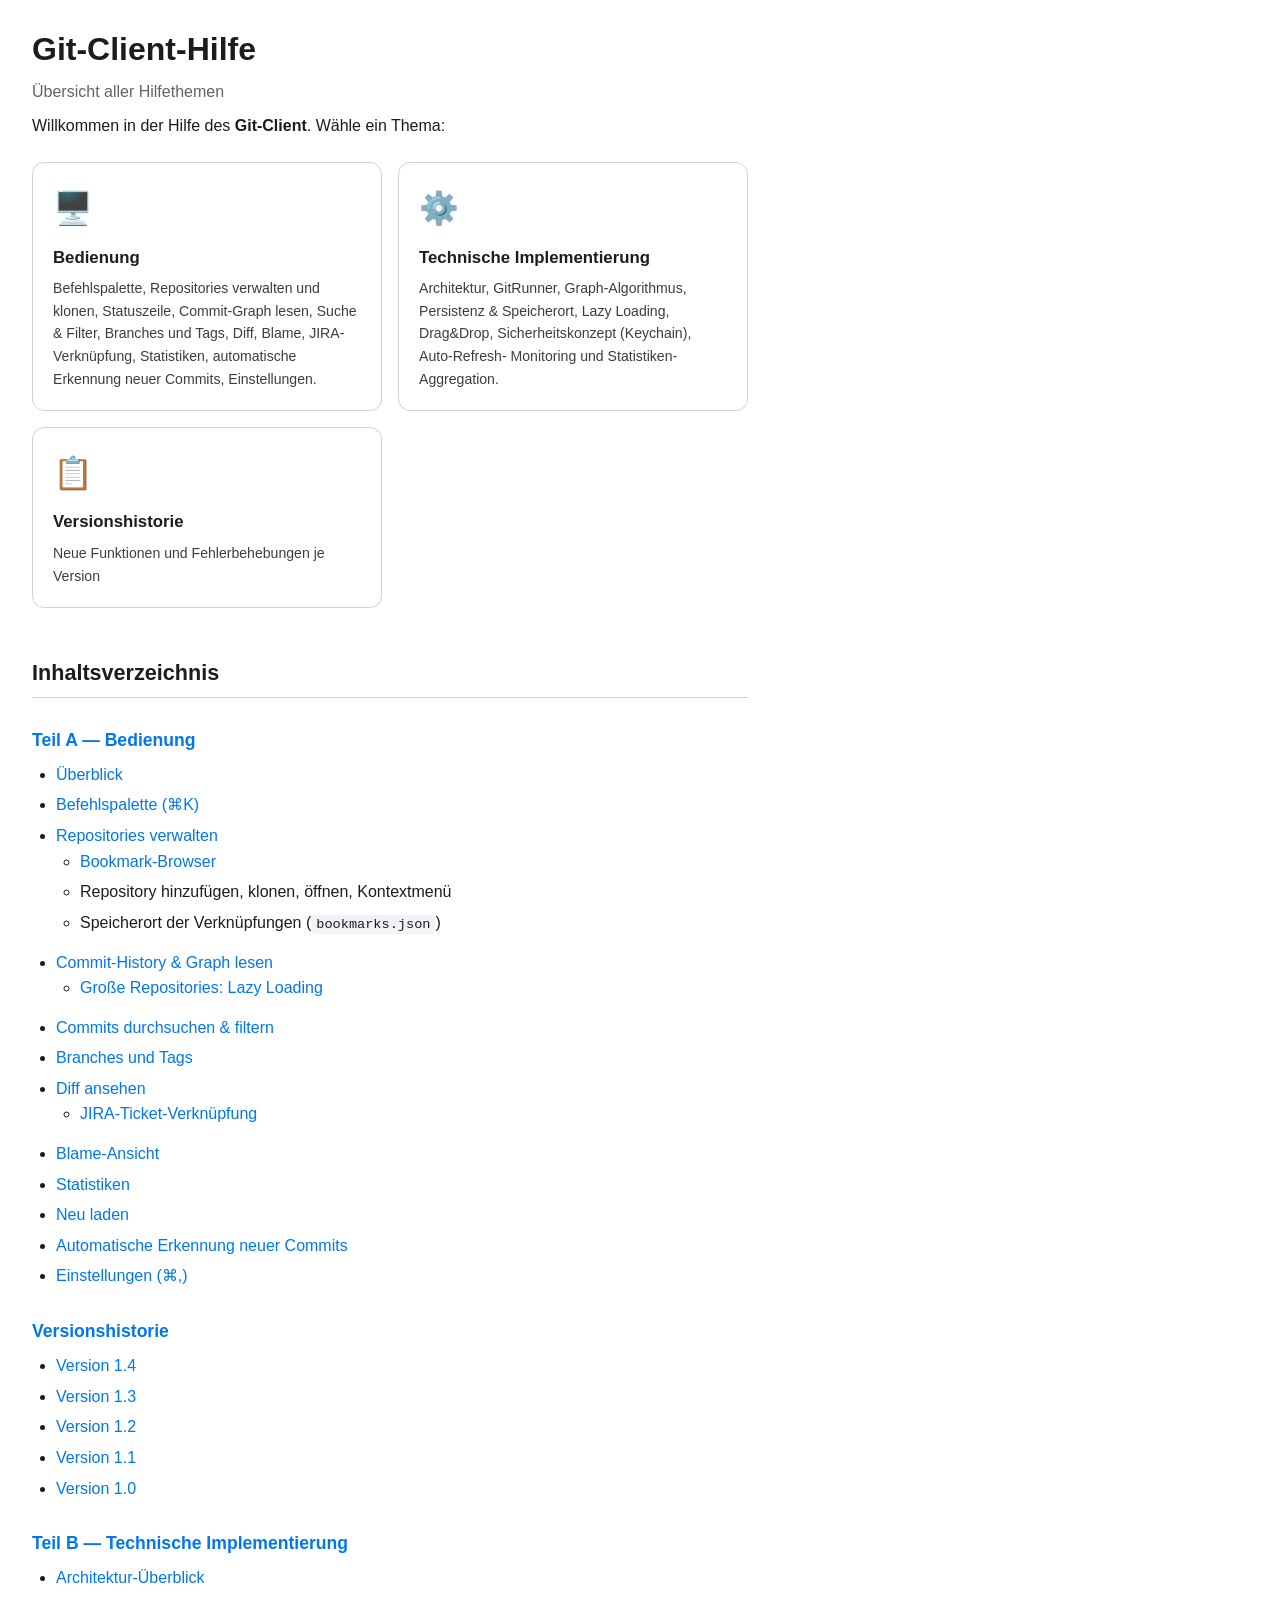
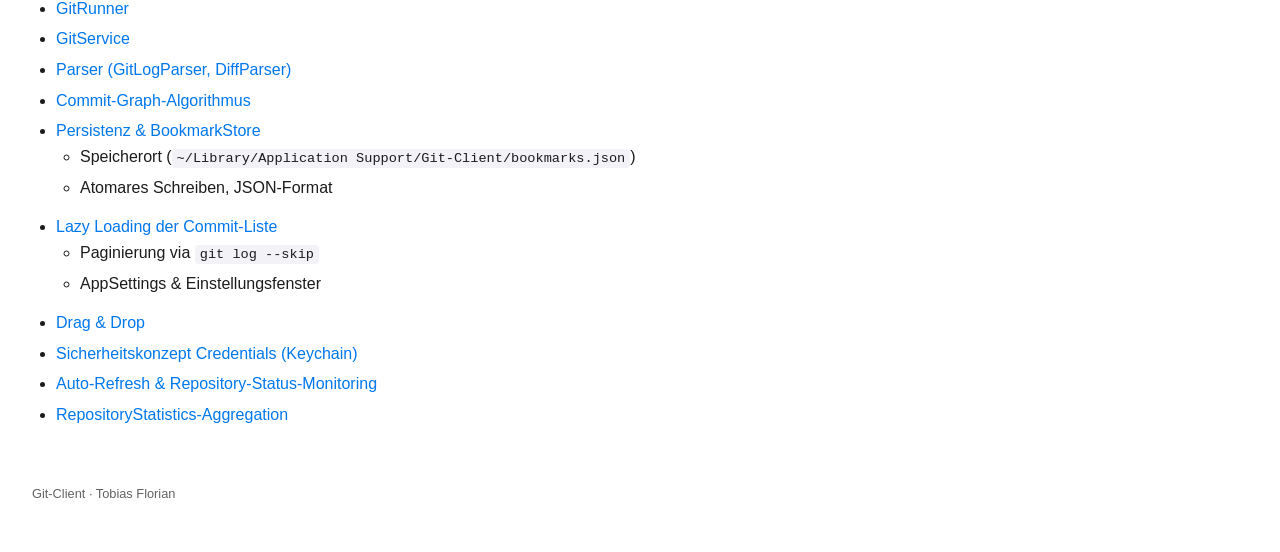
<file: Git-Client/Help/Git-Client.help/Contents/Resources/de.lproj/index.html>
<!DOCTYPE html>
<html lang="de">
<head>
    <meta charset="UTF-8">
    <meta name="AppleTitle" content="Git-Client-Hilfe">
    <meta name="viewport" content="width=device-width, initial-scale=1">
    <title>Git-Client-Hilfe</title>
    <link rel="stylesheet" href="styles.css">
</head>
<body>

<h1>
    Git-Client-Hilfe
    <span class="subtitle">Übersicht aller Hilfethemen</span>
</h1>

<p>
    Willkommen in der Hilfe des <strong>Git-Client</strong>. Wähle ein Thema:
</p>

<div class="toc-grid">
    <a class="toc-card" href="bedienung.html">
        <div class="icon">🖥️</div>
        <h3>Bedienung</h3>
        <p>Befehlspalette, Repositories verwalten und klonen, Statuszeile,
           Commit-Graph lesen, Suche &amp; Filter, Branches und Tags, Diff, Blame,
           JIRA-Verknüpfung, Statistiken, automatische Erkennung neuer Commits,
           Einstellungen.</p>
    </a>
    <a class="toc-card" href="technik.html">
        <div class="icon">⚙️</div>
        <h3>Technische Implementierung</h3>
        <p>Architektur, GitRunner, Graph-Algorithmus, Persistenz &amp; Speicherort,
           Lazy Loading, Drag&amp;Drop, Sicherheitskonzept (Keychain), Auto-Refresh-
           Monitoring und Statistiken-Aggregation.</p>
    </a>
    <a class="toc-card" href="releasenotes.html">
        <div class="icon">📋</div>
        <h3>Versionshistorie</h3>
        <p>Neue Funktionen und Fehlerbehebungen je Version</p>
    </a>
</div>

<h2>Inhaltsverzeichnis</h2>

<h3><a href="bedienung.html">Teil A — Bedienung</a></h3>
<ul>
    <li><a href="bedienung.html#uebersicht">Überblick</a></li>
    <li><a href="bedienung.html#befehlspalette">Befehlspalette (⌘K)</a></li>
    <li><a href="bedienung.html#repositories">Repositories verwalten</a>
        <ul>
            <li><a href="bedienung.html#browser">Bookmark-Browser</a></li>
            <li>Repository hinzufügen, klonen, öffnen, Kontextmenü</li>
            <li>Speicherort der Verknüpfungen (<code>bookmarks.json</code>)</li>
        </ul>
    </li>
    <li><a href="bedienung.html#graph">Commit-History &amp; Graph lesen</a>
        <ul>
            <li><a href="bedienung.html#lazyladen">Große Repositories: Lazy Loading</a></li>
        </ul>
    </li>
    <li><a href="bedienung.html#suche">Commits durchsuchen &amp; filtern</a></li>
    <li><a href="bedienung.html#navigation">Branches und Tags</a></li>
    <li><a href="bedienung.html#diff">Diff ansehen</a>
        <ul>
            <li><a href="bedienung.html#jira">JIRA-Ticket-Verknüpfung</a></li>
        </ul>
    </li>
    <li><a href="bedienung.html#blame">Blame-Ansicht</a></li>
    <li><a href="bedienung.html#statistiken">Statistiken</a></li>
    <li><a href="bedienung.html#reload">Neu laden</a></li>
    <li><a href="bedienung.html#autorefresh">Automatische Erkennung neuer Commits</a></li>
    <li><a href="bedienung.html#einstellungen">Einstellungen (⌘,)</a></li>
</ul>

<h3><a href="releasenotes.html">Versionshistorie</a></h3>
<ul>
    <li><a href="releasenotes.html#v1_4">Version 1.4</a></li>
    <li><a href="releasenotes.html#v1_3">Version 1.3</a></li>
    <li><a href="releasenotes.html#v1_2">Version 1.2</a></li>
    <li><a href="releasenotes.html#v1_1">Version 1.1</a></li>
    <li><a href="releasenotes.html#v1_0">Version 1.0</a></li>
</ul>

<h3><a href="technik.html">Teil B — Technische Implementierung</a></h3>
<ul>
    <li><a href="technik.html#architektur">Architektur-Überblick</a></li>
    <li><a href="technik.html#gitrunner">GitRunner</a></li>
    <li><a href="technik.html#gitservice">GitService</a></li>
    <li><a href="technik.html#parser">Parser (GitLogParser, DiffParser)</a></li>
    <li><a href="technik.html#graph">Commit-Graph-Algorithmus</a></li>
    <li><a href="technik.html#persistenz">Persistenz &amp; BookmarkStore</a>
        <ul>
            <li>Speicherort (<code>~/Library/Application Support/Git-Client/bookmarks.json</code>)</li>
            <li>Atomares Schreiben, JSON-Format</li>
        </ul>
    </li>
    <li><a href="technik.html#lazyladen">Lazy Loading der Commit-Liste</a>
        <ul>
            <li>Paginierung via <code>git log --skip</code></li>
            <li>AppSettings &amp; Einstellungsfenster</li>
        </ul>
    </li>
    <li><a href="technik.html#dragdrop">Drag &amp; Drop</a></li>
    <li><a href="technik.html#keychain">Sicherheitskonzept Credentials (Keychain)</a></li>
    <li><a href="technik.html#monitoring">Auto-Refresh &amp; Repository-Status-Monitoring</a></li>
    <li><a href="technik.html#statistiken">RepositoryStatistics-Aggregation</a></li>
</ul>

<footer>Git-Client · Tobias Florian</footer>

</body>
</html>
</file>
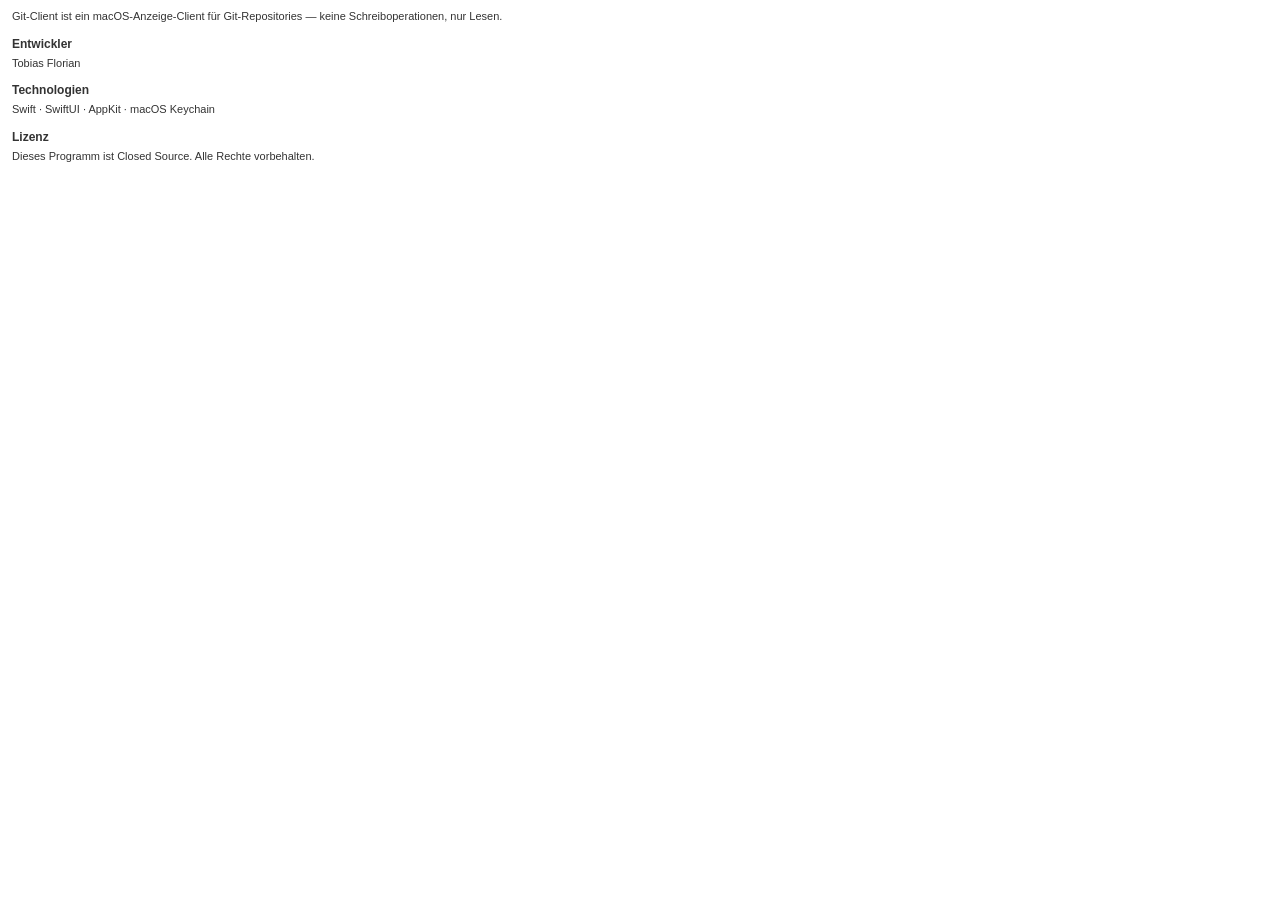
<file: Git-Client/Credits.html>
<!DOCTYPE html>
<html>
<head>
<meta charset="UTF-8">
<style>
  body {
    font-family: -apple-system, Helvetica Neue, sans-serif;
    font-size: 11px;
    color: #333;
    margin: 8px 12px;
    line-height: 1.5;
  }
  h3 {
    font-size: 12px;
    font-weight: 600;
    margin: 10px 0 2px;
  }
  p { margin: 0 0 6px; }
  a { color: #0077ed; text-decoration: none; }
</style>
</head>
<body>

<p>Git-Client ist ein macOS-Anzeige-Client für Git-Repositories — keine Schreiboperationen, nur Lesen.</p>

<h3>Entwickler</h3>
<p>Tobias Florian</p>

<h3>Technologien</h3>
<p>Swift · SwiftUI · AppKit · macOS Keychain</p>

<h3>Lizenz</h3>
<p>Dieses Programm ist Closed Source. Alle Rechte vorbehalten.</p>

</body>
</html>
</file>
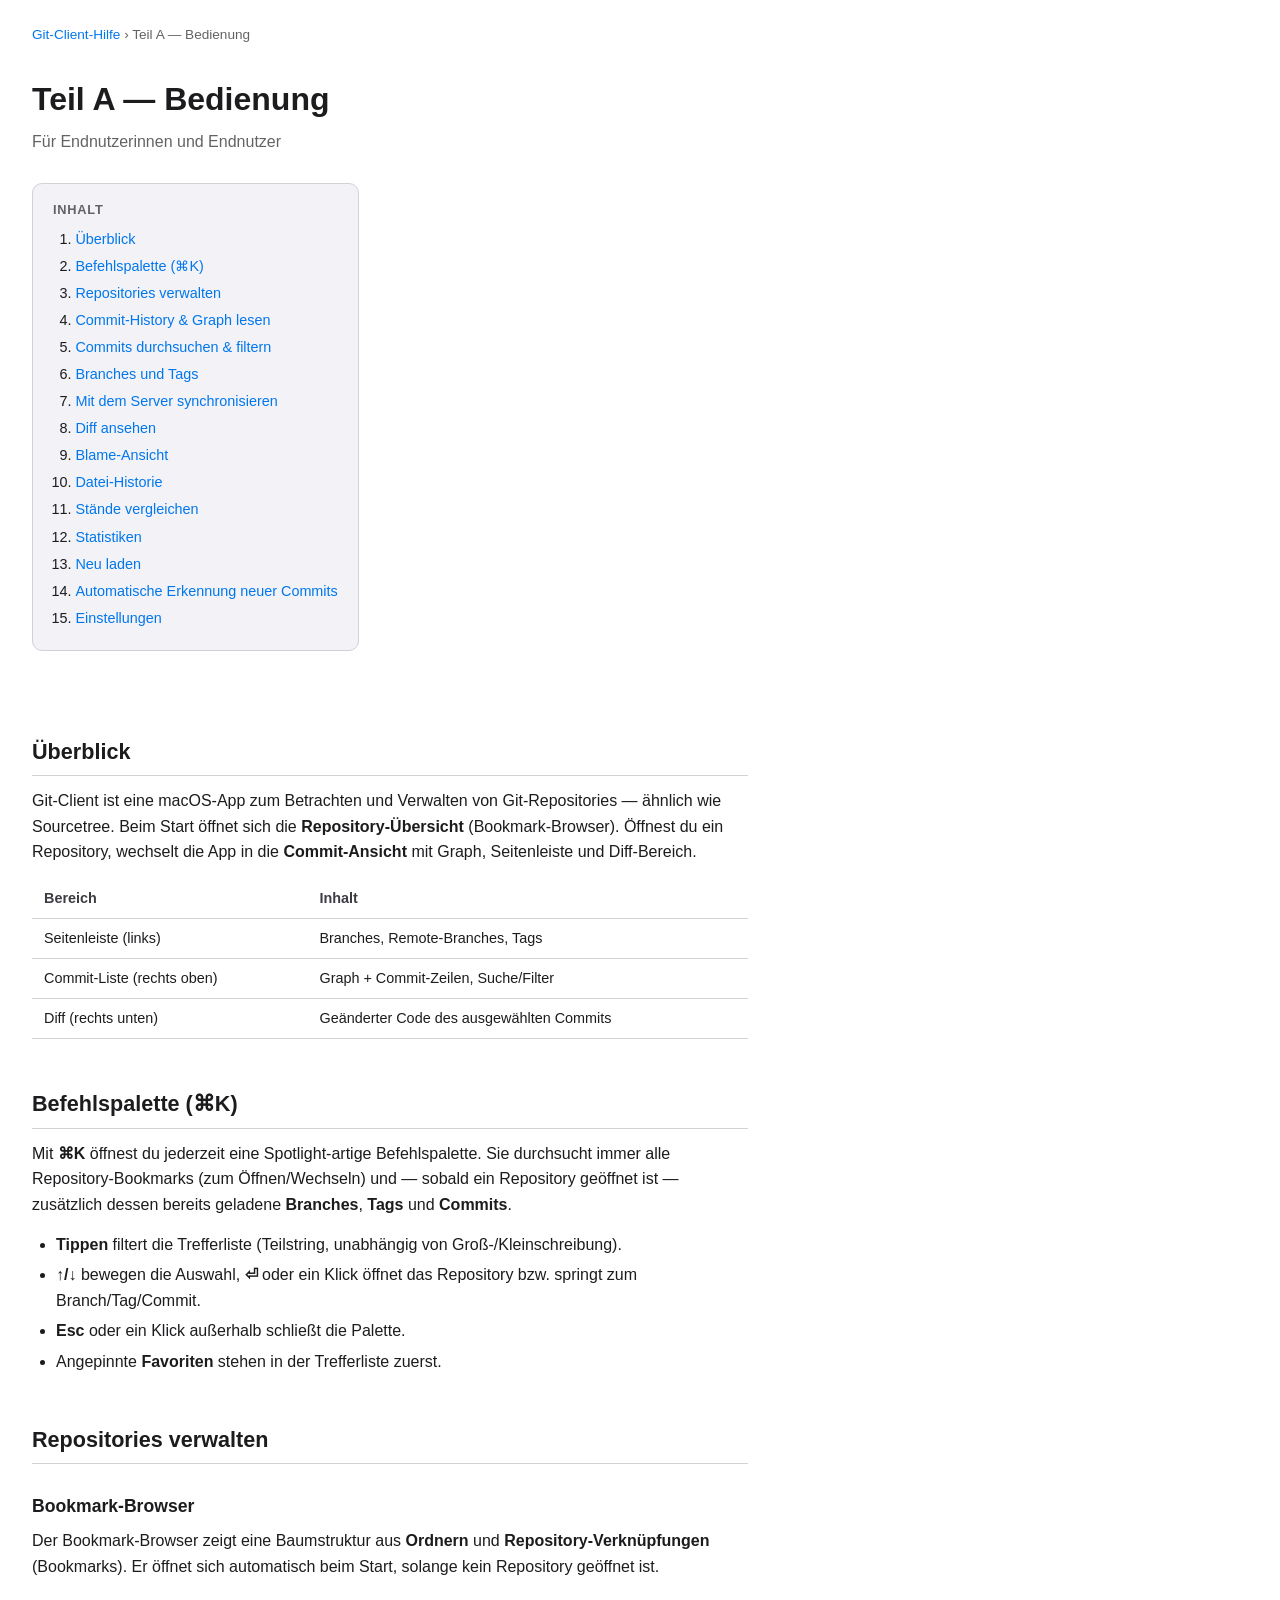
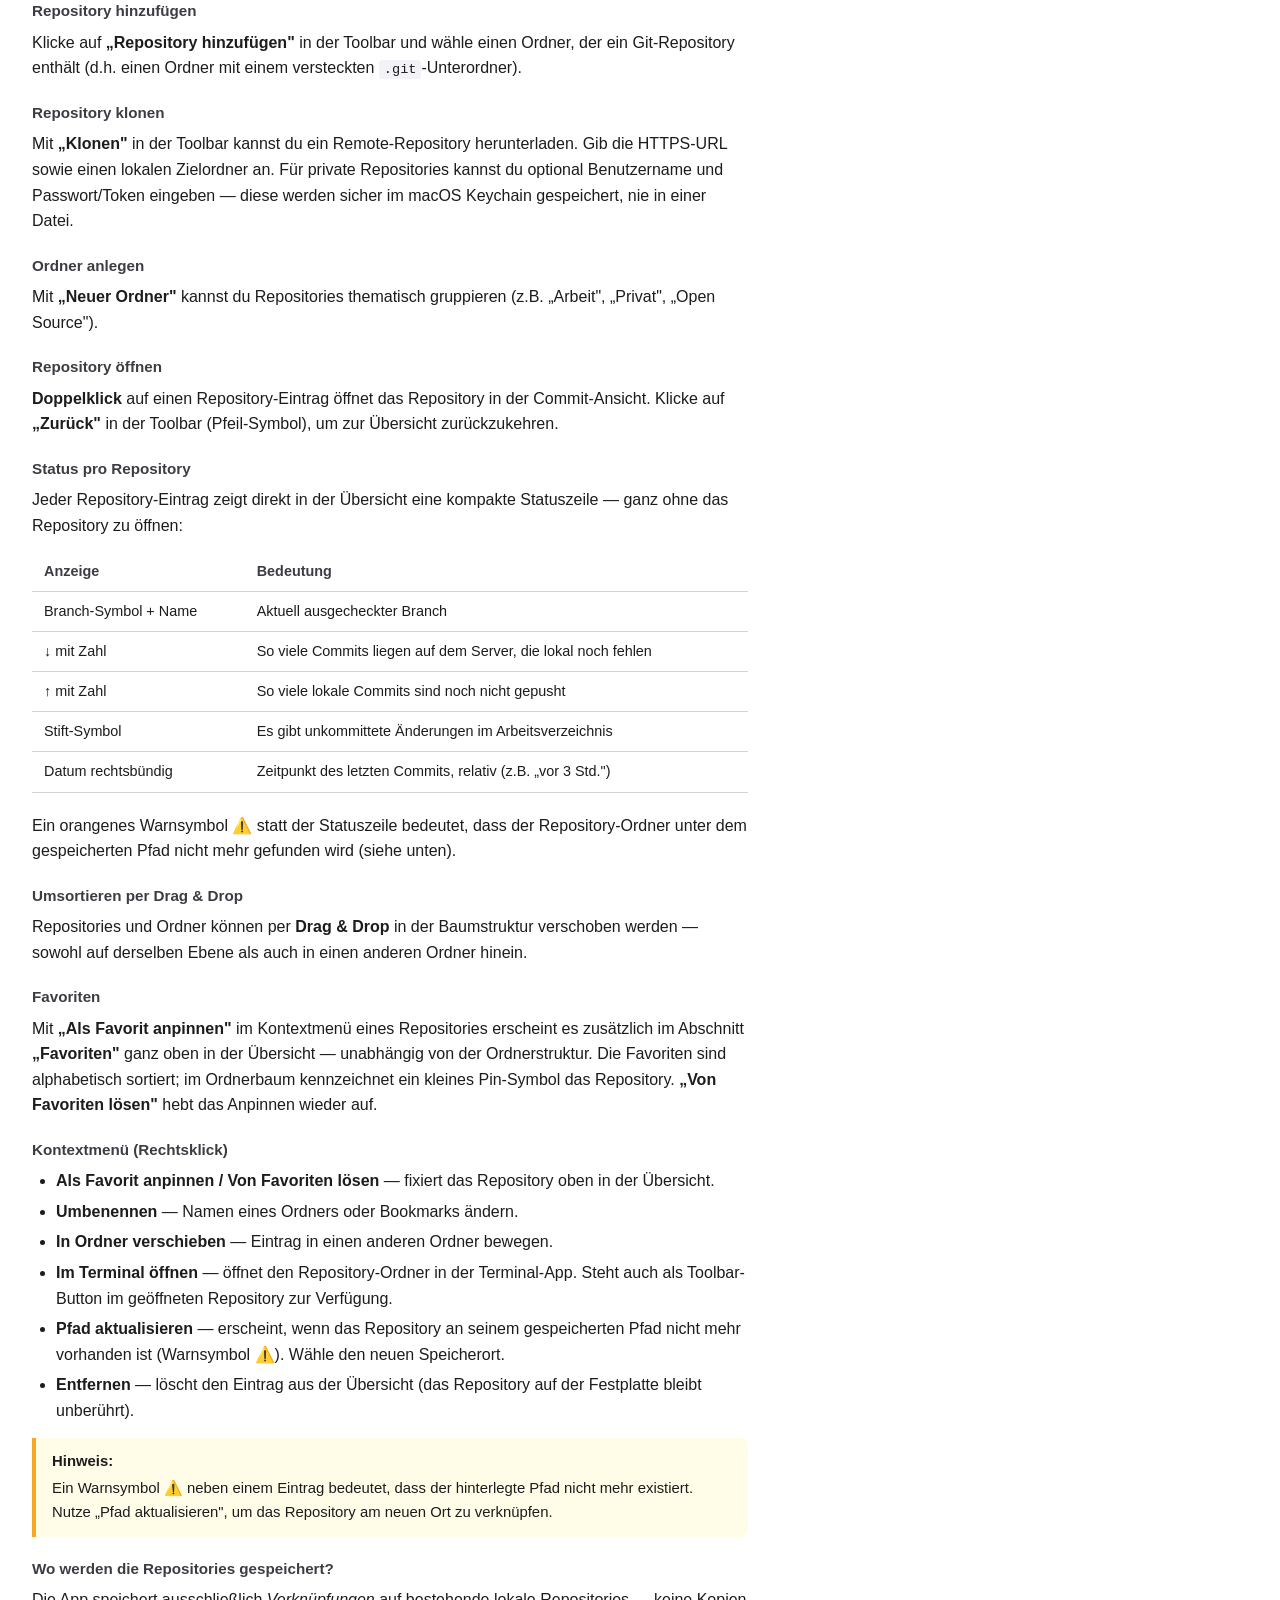
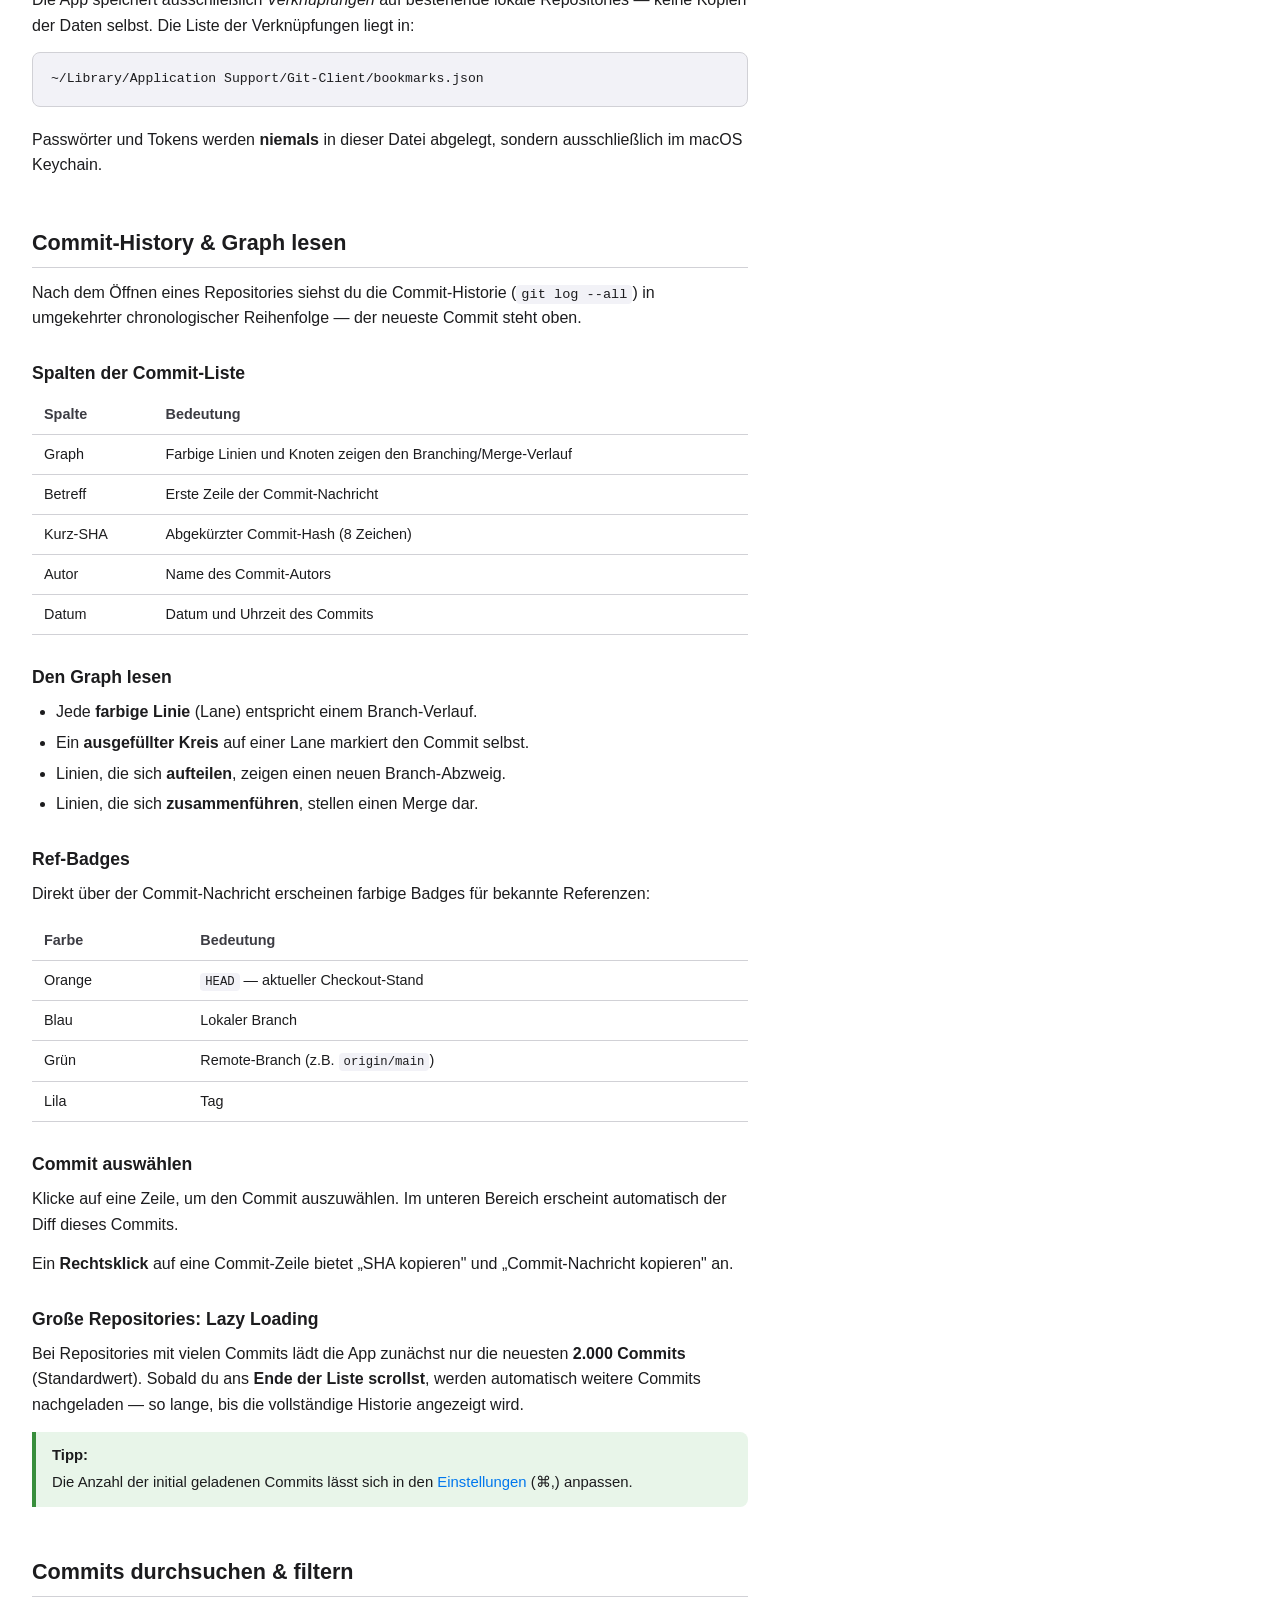
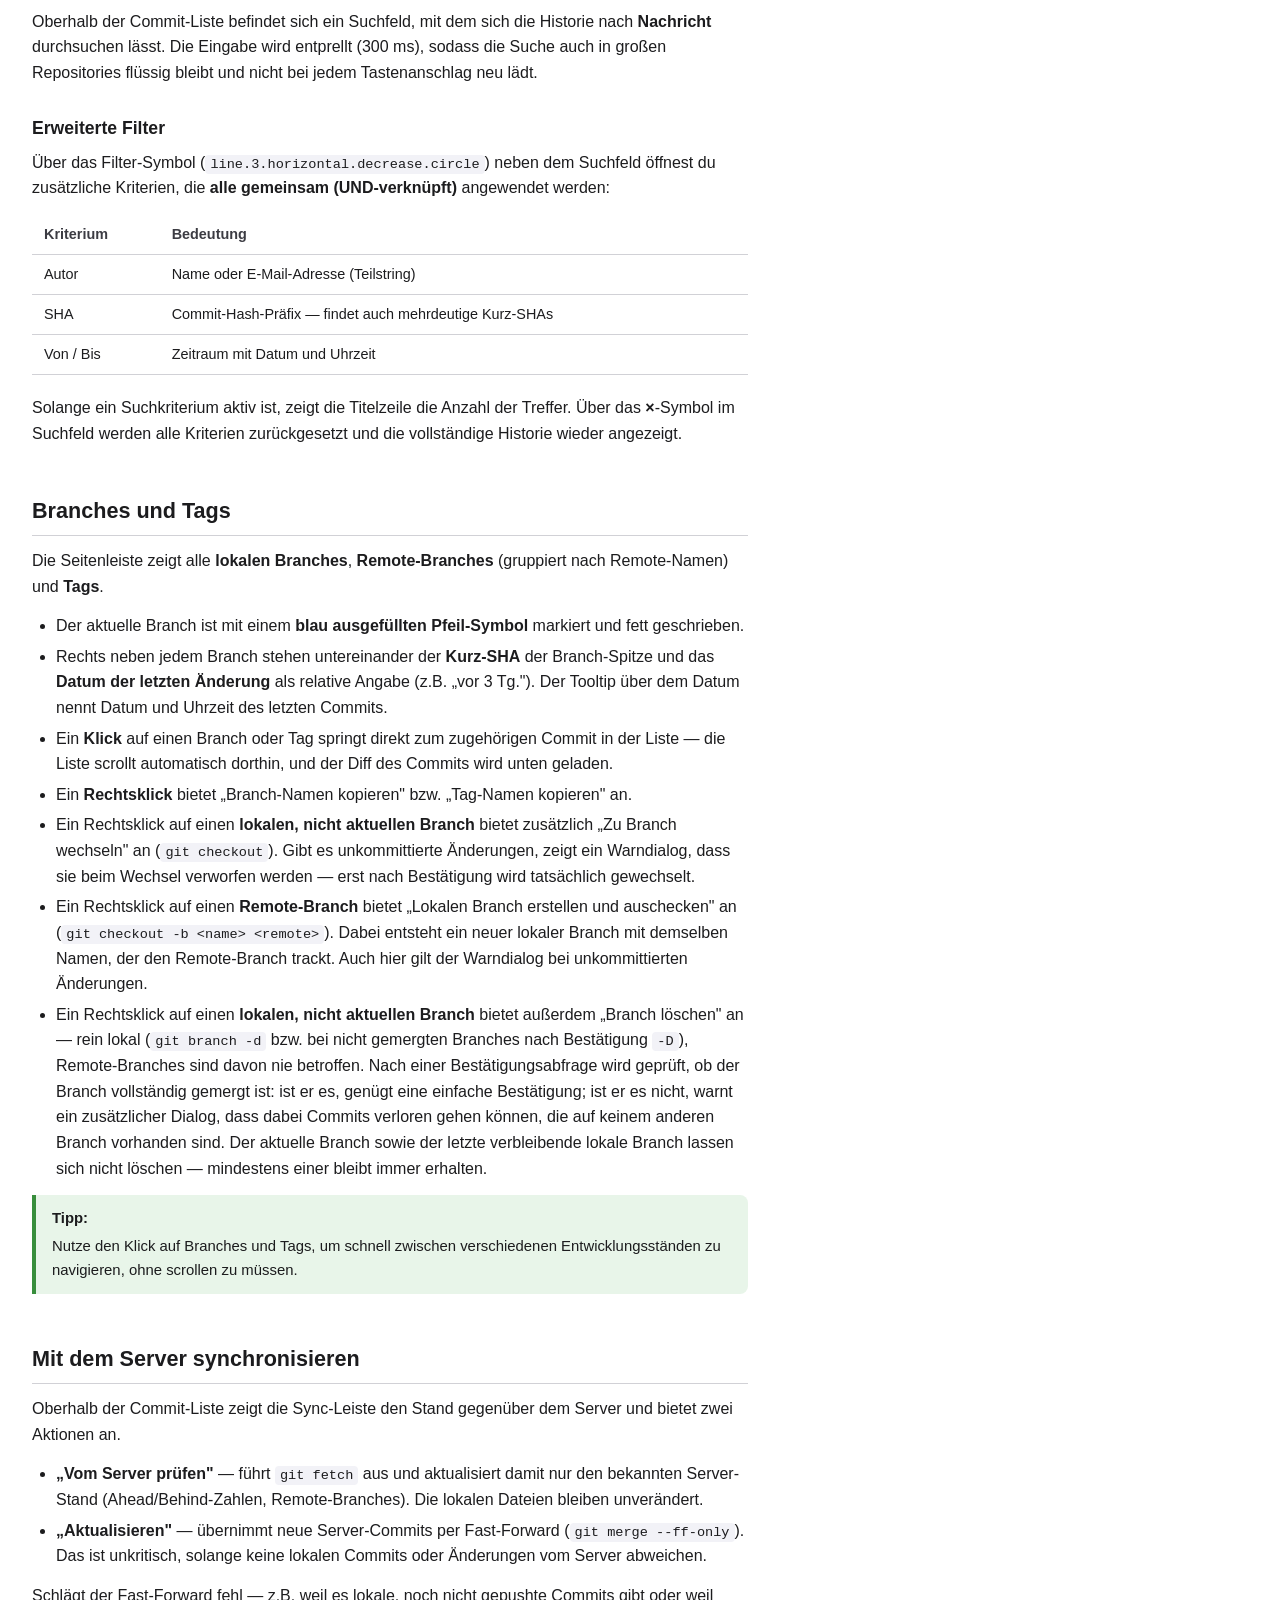
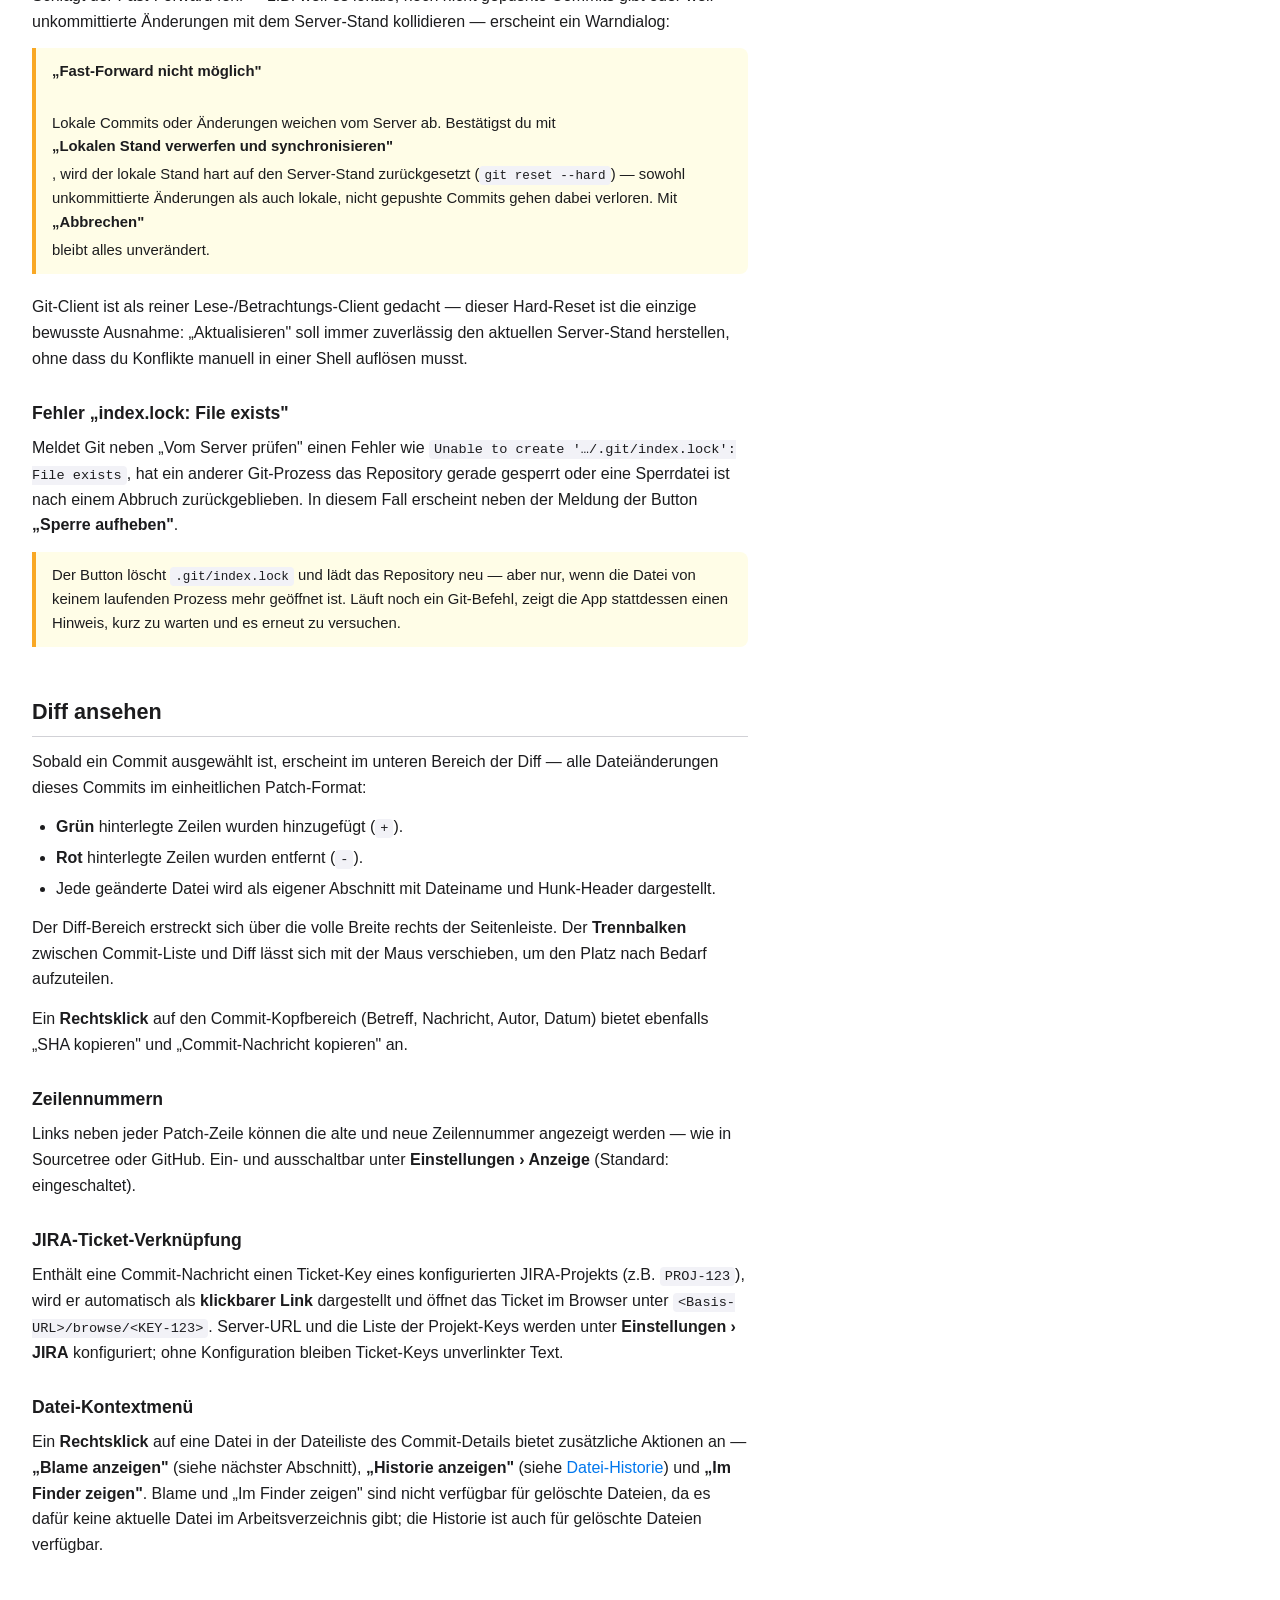
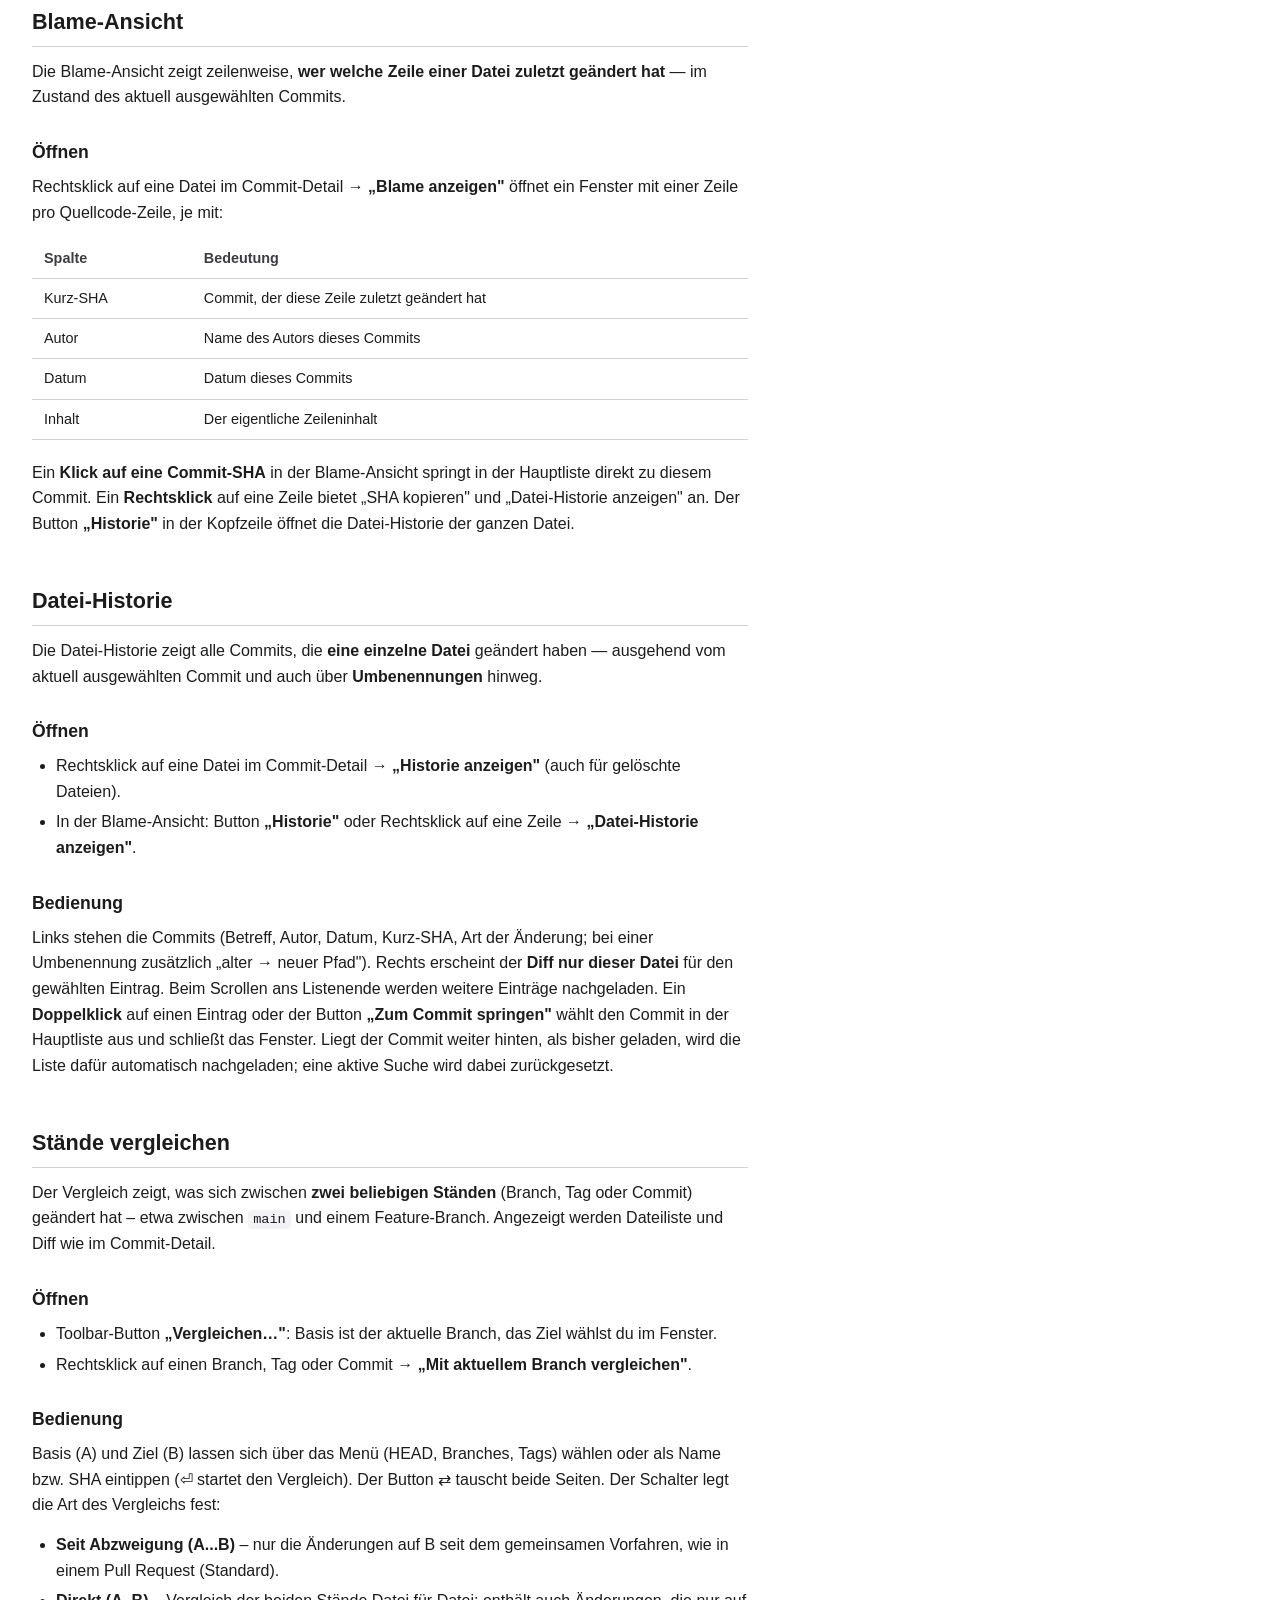
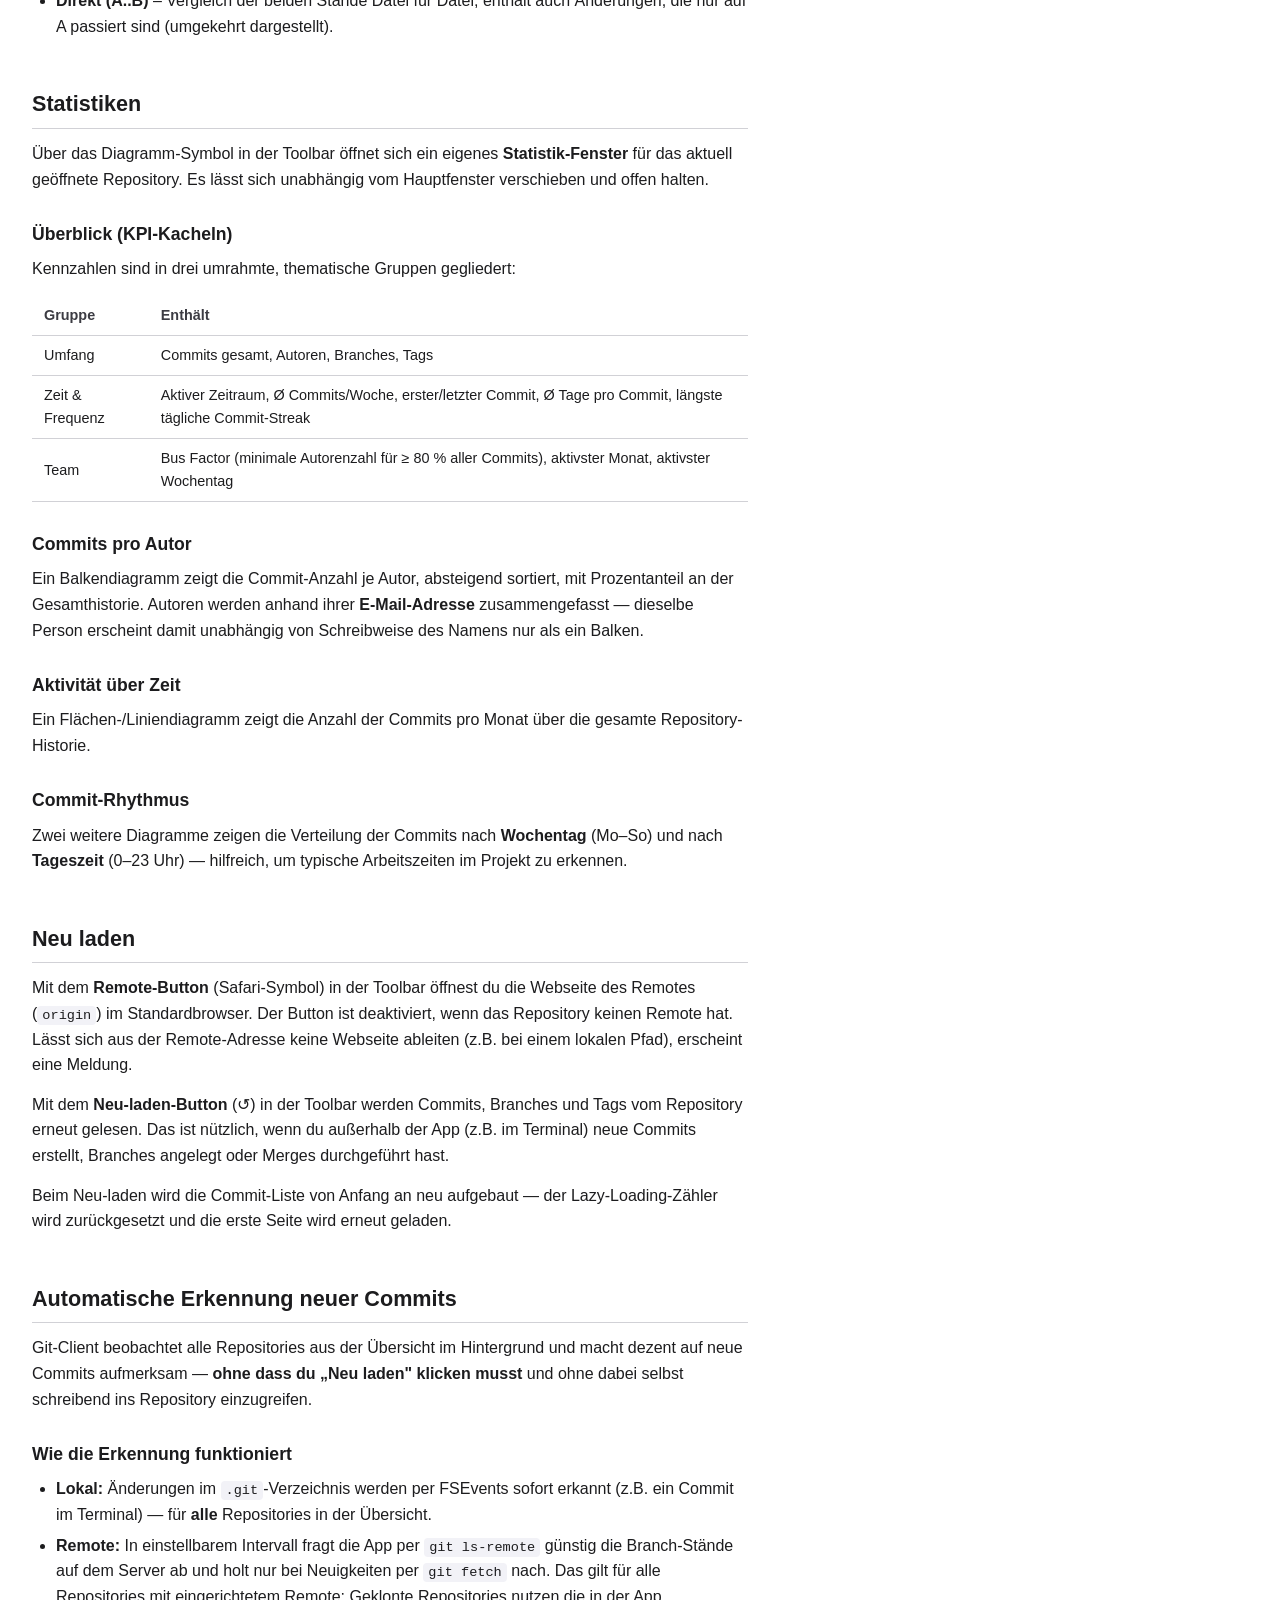
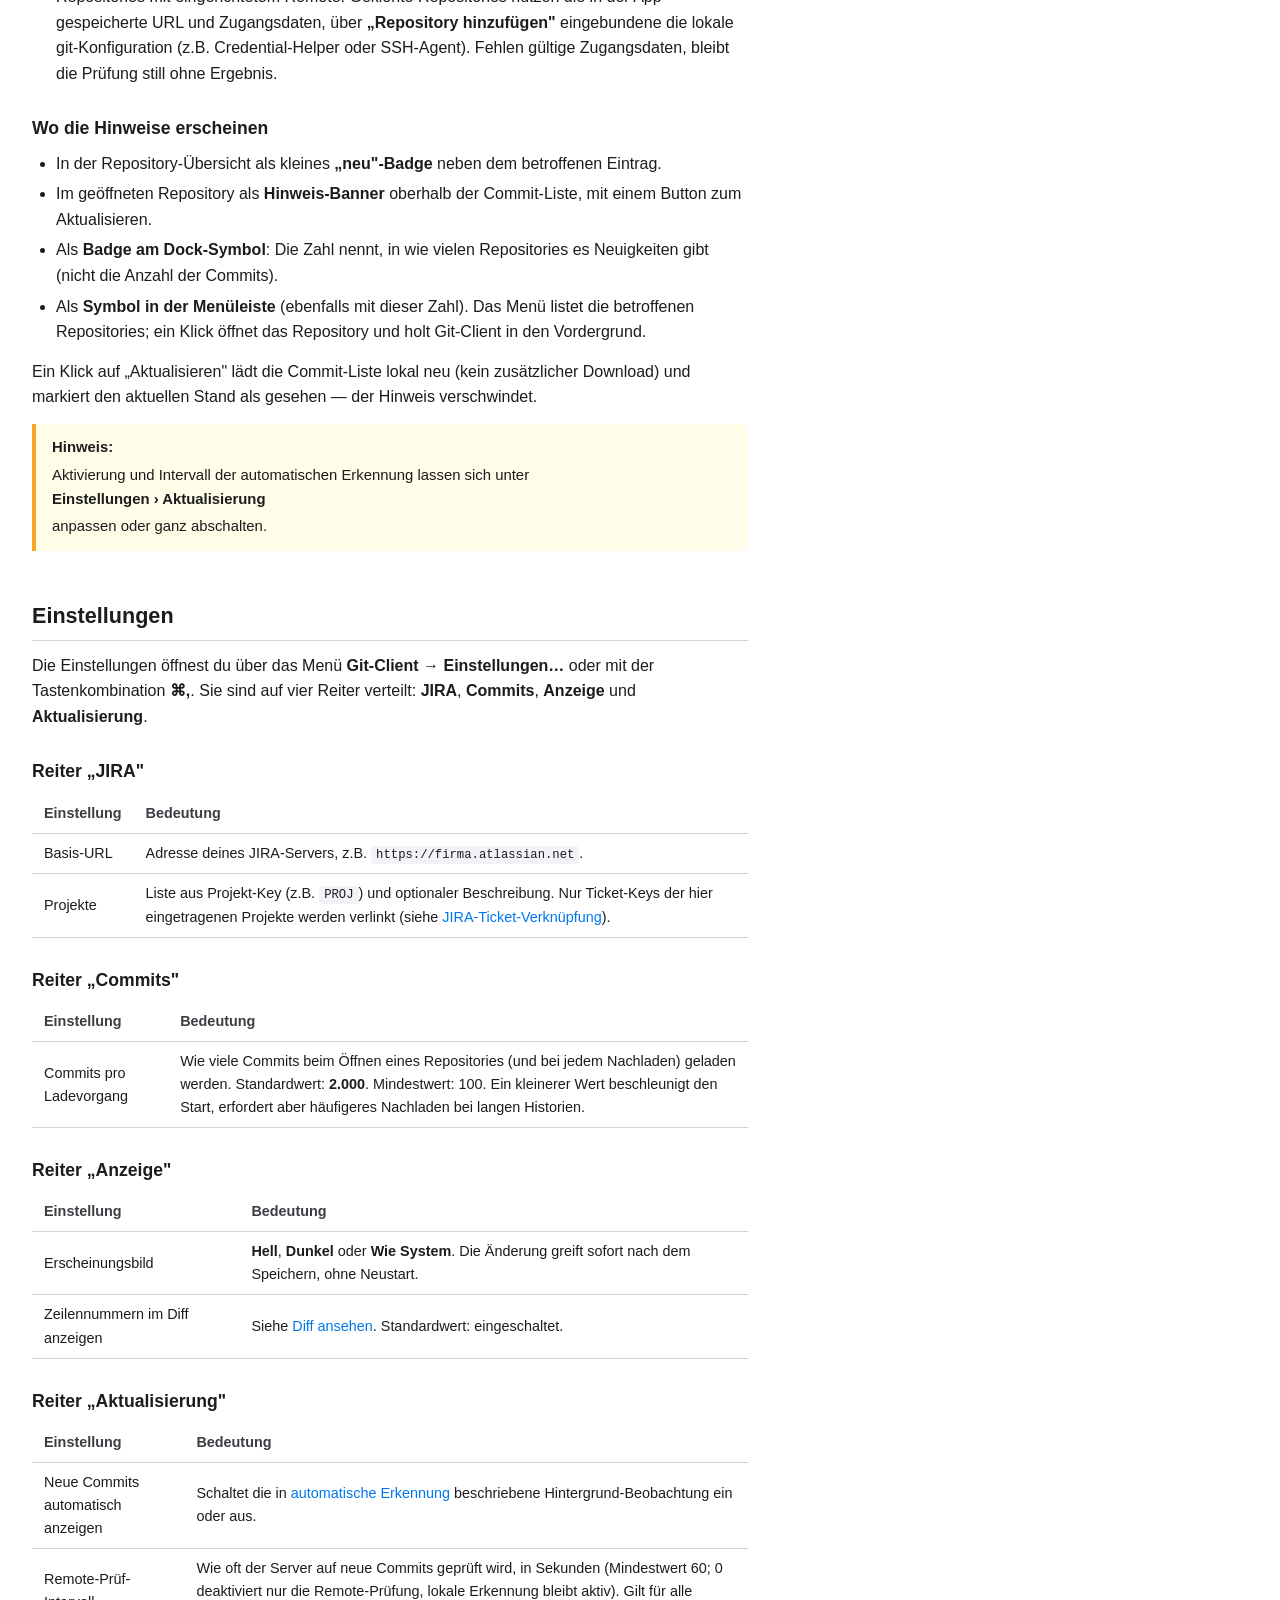
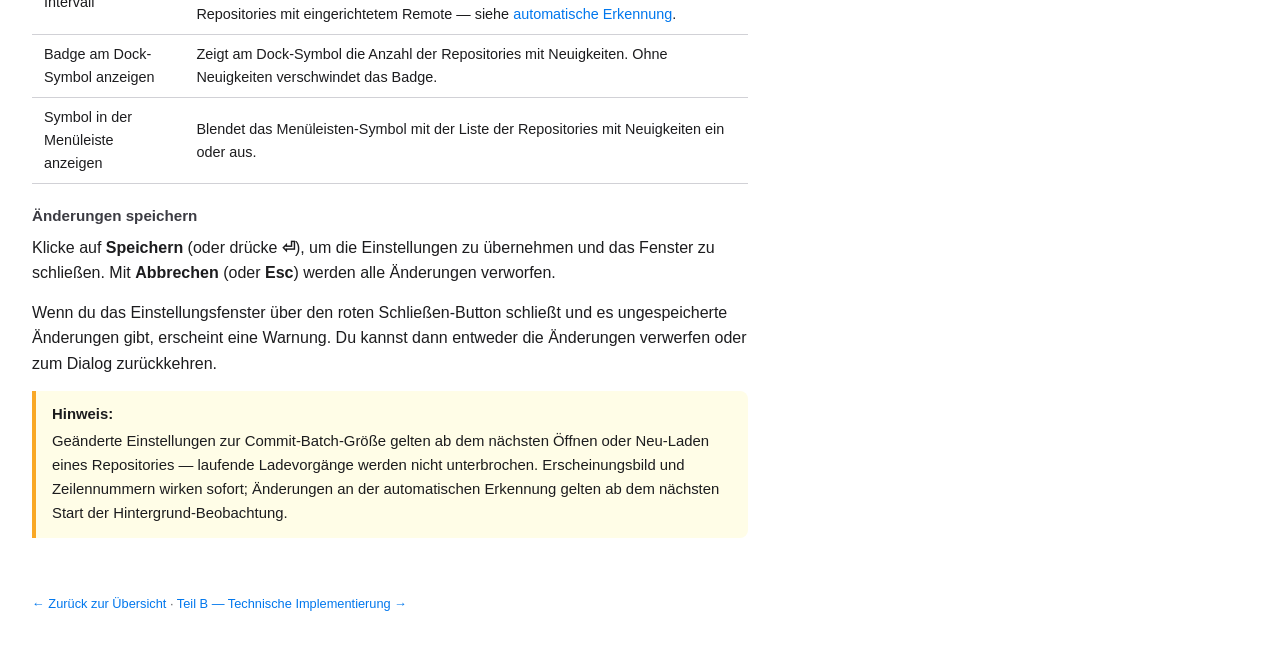
<file: Git-Client/Help/Git-Client.help/Contents/Resources/de.lproj/bedienung.html>
<!DOCTYPE html>
<html lang="de">
<head>
    <meta charset="UTF-8">
    <meta name="AppleTitle" content="Git-Client-Hilfe">
    <meta name="viewport" content="width=device-width, initial-scale=1">
    <title>Bedienung — Git-Client-Hilfe</title>
    <link rel="stylesheet" href="styles.css">
</head>
<body>

<nav class="breadcrumb">
    <a href="index.html">Git-Client-Hilfe</a> › Teil A — Bedienung
</nav>

<h1>
    Teil A — Bedienung
    <span class="subtitle">Für Endnutzerinnen und Endnutzer</span>
</h1>

<nav class="page-toc">
    <p>Inhalt</p>
    <ol>
        <li><a href="#uebersicht">Überblick</a></li>
        <li><a href="#befehlspalette">Befehlspalette (⌘K)</a></li>
        <li><a href="#repositories">Repositories verwalten</a></li>
        <li><a href="#graph">Commit-History &amp; Graph lesen</a></li>
        <li><a href="#suche">Commits durchsuchen &amp; filtern</a></li>
        <li><a href="#navigation">Branches und Tags</a></li>
        <li><a href="#sync">Mit dem Server synchronisieren</a></li>
        <li><a href="#diff">Diff ansehen</a></li>
        <li><a href="#blame">Blame-Ansicht</a></li>
        <li><a href="#dateihistorie">Datei-Historie</a></li>
        <li><a href="#vergleich">Stände vergleichen</a></li>
        <li><a href="#statistiken">Statistiken</a></li>
        <li><a href="#reload">Neu laden</a></li>
        <li><a href="#autorefresh">Automatische Erkennung neuer Commits</a></li>
        <li><a href="#einstellungen">Einstellungen</a></li>
    </ol>
</nav>

<!-- ═══════════════════════════════════════════════════════════ -->
<h2 id="uebersicht">Überblick</h2>

<p>
    Git-Client ist eine macOS-App zum Betrachten und Verwalten von Git-Repositories —
    ähnlich wie Sourcetree. Beim Start öffnet sich die <strong>Repository-Übersicht</strong>
    (Bookmark-Browser). Öffnest du ein Repository, wechselt die App in die
    <strong>Commit-Ansicht</strong> mit Graph, Seitenleiste und Diff-Bereich.
</p>

<table>
    <tr><th>Bereich</th><th>Inhalt</th></tr>
    <tr><td>Seitenleiste (links)</td><td>Branches, Remote-Branches, Tags</td></tr>
    <tr><td>Commit-Liste (rechts oben)</td><td>Graph + Commit-Zeilen, Suche/Filter</td></tr>
    <tr><td>Diff (rechts unten)</td><td>Geänderter Code des ausgewählten Commits</td></tr>
</table>

<!-- ═══════════════════════════════════════════════════════════ -->
<h2 id="befehlspalette">Befehlspalette (⌘K)</h2>

<p>
    Mit <strong>⌘K</strong> öffnest du jederzeit eine Spotlight-artige Befehlspalette.
    Sie durchsucht immer alle Repository-Bookmarks (zum Öffnen/Wechseln) und —
    sobald ein Repository geöffnet ist — zusätzlich dessen bereits geladene
    <strong>Branches</strong>, <strong>Tags</strong> und <strong>Commits</strong>.
</p>
<ul>
    <li><strong>Tippen</strong> filtert die Trefferliste (Teilstring, unabhängig von
        Groß-/Kleinschreibung).</li>
    <li><strong>↑/↓</strong> bewegen die Auswahl, <strong>⏎</strong> oder ein Klick
        öffnet das Repository bzw. springt zum Branch/Tag/Commit.</li>
    <li><strong>Esc</strong> oder ein Klick außerhalb schließt die Palette.</li>
    <li>Angepinnte <strong>Favoriten</strong> stehen in der Trefferliste zuerst.</li>
</ul>

<!-- ═══════════════════════════════════════════════════════════ -->
<h2 id="repositories">Repositories verwalten</h2>

<h3 id="browser">Bookmark-Browser</h3>
<p>
    Der Bookmark-Browser zeigt eine Baumstruktur aus <strong>Ordnern</strong> und
    <strong>Repository-Verknüpfungen</strong> (Bookmarks). Er öffnet sich automatisch
    beim Start, solange kein Repository geöffnet ist.
</p>

<h4>Repository hinzufügen</h4>
<p>
    Klicke auf <strong>„Repository hinzufügen"</strong> in der Toolbar und wähle
    einen Ordner, der ein Git-Repository enthält (d.h. einen Ordner mit einem
    versteckten <code>.git</code>-Unterordner).
</p>

<h4>Repository klonen</h4>
<p>
    Mit <strong>„Klonen"</strong> in der Toolbar kannst du ein Remote-Repository
    herunterladen. Gib die HTTPS-URL sowie einen lokalen Zielordner an. Für
    private Repositories kannst du optional Benutzername und Passwort/Token eingeben —
    diese werden sicher im macOS Keychain gespeichert, nie in einer Datei.
</p>

<h4>Ordner anlegen</h4>
<p>
    Mit <strong>„Neuer Ordner"</strong> kannst du Repositories thematisch gruppieren
    (z.B. „Arbeit", „Privat", „Open Source").
</p>

<h4>Repository öffnen</h4>
<p>
    <strong>Doppelklick</strong> auf einen Repository-Eintrag öffnet das Repository
    in der Commit-Ansicht. Klicke auf <strong>„Zurück"</strong> in der Toolbar
    (Pfeil-Symbol), um zur Übersicht zurückzukehren.
</p>

<h4 id="statuszeile">Status pro Repository</h4>
<p>
    Jeder Repository-Eintrag zeigt direkt in der Übersicht eine kompakte Statuszeile —
    ganz ohne das Repository zu öffnen:
</p>
<table>
    <tr><th>Anzeige</th><th>Bedeutung</th></tr>
    <tr><td>Branch-Symbol + Name</td><td>Aktuell ausgecheckter Branch</td></tr>
    <tr><td>↓ mit Zahl</td><td>So viele Commits liegen auf dem Server, die lokal noch fehlen</td></tr>
    <tr><td>↑ mit Zahl</td><td>So viele lokale Commits sind noch nicht gepusht</td></tr>
    <tr><td>Stift-Symbol</td><td>Es gibt unkommittete Änderungen im Arbeitsverzeichnis</td></tr>
    <tr><td>Datum rechtsbündig</td><td>Zeitpunkt des letzten Commits, relativ (z.B. „vor 3 Std.")</td></tr>
</table>
<p>
    Ein orangenes Warnsymbol ⚠️ statt der Statuszeile bedeutet, dass der Repository-Ordner
    unter dem gespeicherten Pfad nicht mehr gefunden wird (siehe unten).
</p>

<h4>Umsortieren per Drag &amp; Drop</h4>
<p>
    Repositories und Ordner können per <strong>Drag &amp; Drop</strong> in der
    Baumstruktur verschoben werden — sowohl auf derselben Ebene als auch in einen
    anderen Ordner hinein.
</p>

<h4>Favoriten</h4>
<p>
    Mit <strong>„Als Favorit anpinnen"</strong> im Kontextmenü eines Repositories
    erscheint es zusätzlich im Abschnitt <strong>„Favoriten"</strong> ganz oben in der
    Übersicht — unabhängig von der Ordnerstruktur. Die Favoriten sind alphabetisch
    sortiert; im Ordnerbaum kennzeichnet ein kleines Pin-Symbol das Repository.
    <strong>„Von Favoriten lösen"</strong> hebt das Anpinnen wieder auf.
</p>

<h4>Kontextmenü (Rechtsklick)</h4>
<ul>
    <li><strong>Als Favorit anpinnen / Von Favoriten lösen</strong> — fixiert das
        Repository oben in der Übersicht.</li>
    <li><strong>Umbenennen</strong> — Namen eines Ordners oder Bookmarks ändern.</li>
    <li><strong>In Ordner verschieben</strong> — Eintrag in einen anderen Ordner bewegen.</li>
    <li><strong>Im Terminal öffnen</strong> — öffnet den Repository-Ordner in der
        Terminal-App. Steht auch als Toolbar-Button im geöffneten Repository zur
        Verfügung.</li>
    <li><strong>Pfad aktualisieren</strong> — erscheint, wenn das Repository an seinem
        gespeicherten Pfad nicht mehr vorhanden ist (Warnsymbol ⚠️). Wähle den neuen
        Speicherort.</li>
    <li><strong>Entfernen</strong> — löscht den Eintrag aus der Übersicht (das
        Repository auf der Festplatte bleibt unberührt).</li>
</ul>

<div class="note">
    <strong>Hinweis:</strong>
    Ein Warnsymbol ⚠️ neben einem Eintrag bedeutet, dass der hinterlegte Pfad nicht
    mehr existiert. Nutze „Pfad aktualisieren", um das Repository am neuen Ort zu
    verknüpfen.
</div>

<h4>Wo werden die Repositories gespeichert?</h4>
<p>
    Die App speichert ausschließlich <em>Verknüpfungen</em> auf bestehende
    lokale Repositories — keine Kopien der Daten selbst. Die Liste der Verknüpfungen
    liegt in:
</p>
<pre>
~/Library/Application Support/Git-Client/bookmarks.json
</pre>
<p>
    Passwörter und Tokens werden <strong>niemals</strong> in dieser Datei abgelegt,
    sondern ausschließlich im macOS Keychain.
</p>

<!-- ═══════════════════════════════════════════════════════════ -->
<h2 id="graph">Commit-History &amp; Graph lesen</h2>

<p>
    Nach dem Öffnen eines Repositories siehst du die Commit-Historie
    (<code>git log --all</code>) in umgekehrter chronologischer Reihenfolge — der
    neueste Commit steht oben.
</p>

<h3>Spalten der Commit-Liste</h3>
<table>
    <tr><th>Spalte</th><th>Bedeutung</th></tr>
    <tr><td>Graph</td><td>Farbige Linien und Knoten zeigen den Branching/Merge-Verlauf</td></tr>
    <tr><td>Betreff</td><td>Erste Zeile der Commit-Nachricht</td></tr>
    <tr><td>Kurz-SHA</td><td>Abgekürzter Commit-Hash (8 Zeichen)</td></tr>
    <tr><td>Autor</td><td>Name des Commit-Autors</td></tr>
    <tr><td>Datum</td><td>Datum und Uhrzeit des Commits</td></tr>
</table>

<h3>Den Graph lesen</h3>
<ul>
    <li>Jede <strong>farbige Linie</strong> (Lane) entspricht einem Branch-Verlauf.</li>
    <li>Ein <strong>ausgefüllter Kreis</strong> auf einer Lane markiert den Commit selbst.</li>
    <li>Linien, die sich <strong>aufteilen</strong>, zeigen einen neuen Branch-Abzweig.</li>
    <li>Linien, die sich <strong>zusammenführen</strong>, stellen einen Merge dar.</li>
</ul>

<h3>Ref-Badges</h3>
<p>
    Direkt über der Commit-Nachricht erscheinen farbige Badges für bekannte Referenzen:
</p>
<table>
    <tr><th>Farbe</th><th>Bedeutung</th></tr>
    <tr><td>Orange</td><td><code>HEAD</code> — aktueller Checkout-Stand</td></tr>
    <tr><td>Blau</td><td>Lokaler Branch</td></tr>
    <tr><td>Grün</td><td>Remote-Branch (z.B. <code>origin/main</code>)</td></tr>
    <tr><td>Lila</td><td>Tag</td></tr>
</table>

<h3>Commit auswählen</h3>
<p>
    Klicke auf eine Zeile, um den Commit auszuwählen. Im unteren Bereich erscheint
    automatisch der Diff dieses Commits.
</p>
<p>
    Ein <strong>Rechtsklick</strong> auf eine Commit-Zeile bietet „SHA kopieren" und
    „Commit-Nachricht kopieren" an.
</p>

<h3 id="lazyladen">Große Repositories: Lazy Loading</h3>
<p>
    Bei Repositories mit vielen Commits lädt die App zunächst nur die neuesten
    <strong>2.000 Commits</strong> (Standardwert). Sobald du ans <strong>Ende der
    Liste scrollst</strong>, werden automatisch weitere Commits nachgeladen — so
    lange, bis die vollständige Historie angezeigt wird.
</p>

<div class="tip">
    <strong>Tipp:</strong>
    Die Anzahl der initial geladenen Commits lässt sich in den
    <a href="#einstellungen">Einstellungen</a> (⌘,) anpassen.
</div>

<!-- ═══════════════════════════════════════════════════════════ -->
<h2 id="suche">Commits durchsuchen &amp; filtern</h2>

<p>
    Oberhalb der Commit-Liste befindet sich ein Suchfeld, mit dem sich die Historie
    nach <strong>Nachricht</strong> durchsuchen lässt. Die Eingabe wird entprellt
    (300 ms), sodass die Suche auch in großen Repositories flüssig bleibt und nicht
    bei jedem Tastenanschlag neu lädt.
</p>

<h3>Erweiterte Filter</h3>
<p>
    Über das Filter-Symbol (<code>line.3.horizontal.decrease.circle</code>) neben dem
    Suchfeld öffnest du zusätzliche Kriterien, die <strong>alle gemeinsam (UND-verknüpft)</strong>
    angewendet werden:
</p>
<table>
    <tr><th>Kriterium</th><th>Bedeutung</th></tr>
    <tr><td>Autor</td><td>Name oder E-Mail-Adresse (Teilstring)</td></tr>
    <tr><td>SHA</td><td>Commit-Hash-Präfix — findet auch mehrdeutige Kurz-SHAs</td></tr>
    <tr><td>Von / Bis</td><td>Zeitraum mit Datum und Uhrzeit</td></tr>
</table>
<p>
    Solange ein Suchkriterium aktiv ist, zeigt die Titelzeile die Anzahl der Treffer.
    Über das <strong>×</strong>-Symbol im Suchfeld werden alle Kriterien zurückgesetzt
    und die vollständige Historie wieder angezeigt.
</p>

<!-- ═══════════════════════════════════════════════════════════ -->
<h2 id="navigation">Branches und Tags</h2>

<p>
    Die Seitenleiste zeigt alle <strong>lokalen Branches</strong>,
    <strong>Remote-Branches</strong> (gruppiert nach Remote-Namen) und
    <strong>Tags</strong>.
</p>

<ul>
    <li>Der aktuelle Branch ist mit einem <strong>blau ausgefüllten Pfeil-Symbol</strong>
        markiert und fett geschrieben.</li>
    <li>Rechts neben jedem Branch stehen untereinander der <strong>Kurz-SHA</strong> der
        Branch-Spitze und das <strong>Datum der letzten Änderung</strong> als relative
        Angabe (z.B. „vor 3 Tg."). Der Tooltip über dem Datum nennt Datum und Uhrzeit
        des letzten Commits.</li>
    <li>Ein <strong>Klick</strong> auf einen Branch oder Tag springt direkt zum
        zugehörigen Commit in der Liste — die Liste scrollt automatisch dorthin,
        und der Diff des Commits wird unten geladen.</li>
    <li>Ein <strong>Rechtsklick</strong> bietet „Branch-Namen kopieren" bzw.
        „Tag-Namen kopieren" an.</li>
    <li>Ein Rechtsklick auf einen <strong>lokalen, nicht aktuellen Branch</strong>
        bietet zusätzlich „Zu Branch wechseln" an (<code>git checkout</code>). Gibt es
        unkommittierte Änderungen, zeigt ein Warndialog, dass sie beim Wechsel verworfen
        werden — erst nach Bestätigung wird tatsächlich gewechselt.</li>
    <li>Ein Rechtsklick auf einen <strong>Remote-Branch</strong> bietet „Lokalen Branch
        erstellen und auschecken" an (<code>git checkout -b &lt;name&gt; &lt;remote&gt;</code>).
        Dabei entsteht ein neuer lokaler Branch mit demselben Namen, der den Remote-Branch
        trackt. Auch hier gilt der Warndialog bei unkommittierten Änderungen.</li>
    <li>Ein Rechtsklick auf einen <strong>lokalen, nicht aktuellen Branch</strong> bietet
        außerdem „Branch löschen" an — rein lokal (<code>git branch -d</code> bzw. bei
        nicht gemergten Branches nach Bestätigung <code>-D</code>), Remote-Branches sind
        davon nie betroffen. Nach einer Bestätigungsabfrage wird geprüft, ob der Branch
        vollständig gemergt ist: ist er es, genügt eine einfache Bestätigung; ist er es
        nicht, warnt ein zusätzlicher Dialog, dass dabei Commits verloren gehen können, die
        auf keinem anderen Branch vorhanden sind. Der aktuelle Branch sowie der letzte
        verbleibende lokale Branch lassen sich nicht löschen — mindestens einer bleibt immer
        erhalten.</li>
</ul>

<div class="tip">
    <strong>Tipp:</strong>
    Nutze den Klick auf Branches und Tags, um schnell zwischen verschiedenen
    Entwicklungsständen zu navigieren, ohne scrollen zu müssen.
</div>

<!-- ═══════════════════════════════════════════════════════════ -->
<h2 id="sync">Mit dem Server synchronisieren</h2>

<p>
    Oberhalb der Commit-Liste zeigt die Sync-Leiste den Stand gegenüber dem
    Server und bietet zwei Aktionen an.
</p>

<ul>
    <li><strong>„Vom Server prüfen"</strong> — führt <code>git fetch</code> aus und
        aktualisiert damit nur den bekannten Server-Stand (Ahead/Behind-Zahlen,
        Remote-Branches). Die lokalen Dateien bleiben unverändert.</li>
    <li><strong>„Aktualisieren"</strong> — übernimmt neue Server-Commits per
        Fast-Forward (<code>git merge --ff-only</code>). Das ist unkritisch,
        solange keine lokalen Commits oder Änderungen vom Server abweichen.</li>
</ul>

<p>
    Schlägt der Fast-Forward fehl — z.B. weil es lokale, noch nicht gepushte
    Commits gibt oder weil unkommittierte Änderungen mit dem Server-Stand
    kollidieren — erscheint ein Warndialog:
</p>

<div class="note">
    <strong>„Fast-Forward nicht möglich"</strong><br>
    Lokale Commits oder Änderungen weichen vom Server ab. Bestätigst du mit
    <strong>„Lokalen Stand verwerfen und synchronisieren"</strong>, wird der lokale
    Stand hart auf den Server-Stand zurückgesetzt (<code>git reset --hard</code>) —
    sowohl unkommittierte Änderungen als auch lokale, nicht gepushte Commits gehen
    dabei verloren. Mit <strong>„Abbrechen"</strong> bleibt alles unverändert.
</div>

<p>
    Git-Client ist als reiner Lese-/Betrachtungs-Client gedacht — dieser Hard-Reset
    ist die einzige bewusste Ausnahme: „Aktualisieren" soll immer zuverlässig den
    aktuellen Server-Stand herstellen, ohne dass du Konflikte manuell in einer
    Shell auflösen musst.
</p>

<h3 id="indexlock">Fehler „index.lock: File exists"</h3>
<p>
    Meldet Git neben „Vom Server prüfen" einen Fehler wie
    <code>Unable to create '…/.git/index.lock': File exists</code>, hat ein anderer
    Git-Prozess das Repository gerade gesperrt oder eine Sperrdatei ist nach einem
    Abbruch zurückgeblieben. In diesem Fall erscheint neben der Meldung der Button
    <strong>„Sperre aufheben"</strong>.
</p>

<div class="note">
    Der Button löscht <code>.git/index.lock</code> und lädt das Repository neu — aber
    nur, wenn die Datei von keinem laufenden Prozess mehr geöffnet ist. Läuft noch ein
    Git-Befehl, zeigt die App stattdessen einen Hinweis, kurz zu warten und es erneut
    zu versuchen.
</div>

<!-- ═══════════════════════════════════════════════════════════ -->
<h2 id="diff">Diff ansehen</h2>

<p>
    Sobald ein Commit ausgewählt ist, erscheint im unteren Bereich der Diff — alle
    Dateiänderungen dieses Commits im einheitlichen Patch-Format:
</p>
<ul>
    <li><strong>Grün</strong> hinterlegte Zeilen wurden hinzugefügt (<code>+</code>).</li>
    <li><strong>Rot</strong> hinterlegte Zeilen wurden entfernt (<code>-</code>).</li>
    <li>Jede geänderte Datei wird als eigener Abschnitt mit Dateiname und
        Hunk-Header dargestellt.</li>
</ul>
<p>
    Der Diff-Bereich erstreckt sich über die volle Breite rechts der Seitenleiste.
    Der <strong>Trennbalken</strong> zwischen Commit-Liste und Diff lässt sich mit
    der Maus verschieben, um den Platz nach Bedarf aufzuteilen.
</p>
<p>
    Ein <strong>Rechtsklick</strong> auf den Commit-Kopfbereich (Betreff, Nachricht,
    Autor, Datum) bietet ebenfalls „SHA kopieren" und „Commit-Nachricht kopieren" an.
</p>

<h3>Zeilennummern</h3>
<p>
    Links neben jeder Patch-Zeile können die alte und neue Zeilennummer angezeigt
    werden — wie in Sourcetree oder GitHub. Ein- und ausschaltbar unter
    <strong>Einstellungen › Anzeige</strong> (Standard: eingeschaltet).
</p>

<h3 id="jira">JIRA-Ticket-Verknüpfung</h3>
<p>
    Enthält eine Commit-Nachricht einen Ticket-Key eines konfigurierten JIRA-Projekts
    (z.B. <code>PROJ-123</code>), wird er automatisch als <strong>klickbarer Link</strong>
    dargestellt und öffnet das Ticket im Browser unter
    <code>&lt;Basis-URL&gt;/browse/&lt;KEY-123&gt;</code>. Server-URL und die Liste der
    Projekt-Keys werden unter <strong>Einstellungen › JIRA</strong> konfiguriert; ohne
    Konfiguration bleiben Ticket-Keys unverlinkter Text.
</p>

<h3>Datei-Kontextmenü</h3>
<p>
    Ein <strong>Rechtsklick</strong> auf eine Datei in der Dateiliste des Commit-Details
    bietet zusätzliche Aktionen an — <strong>„Blame anzeigen"</strong> (siehe nächster
    Abschnitt), <strong>„Historie anzeigen"</strong> (siehe
    <a href="#dateihistorie">Datei-Historie</a>) und <strong>„Im Finder zeigen"</strong>.
    Blame und „Im Finder zeigen" sind nicht verfügbar für gelöschte Dateien, da es dafür
    keine aktuelle Datei im Arbeitsverzeichnis gibt; die Historie ist auch für gelöschte
    Dateien verfügbar.
</p>

<!-- ═══════════════════════════════════════════════════════════ -->
<h2 id="blame">Blame-Ansicht</h2>

<p>
    Die Blame-Ansicht zeigt zeilenweise, <strong>wer welche Zeile einer Datei zuletzt
    geändert hat</strong> — im Zustand des aktuell ausgewählten Commits.
</p>

<h3>Öffnen</h3>
<p>
    Rechtsklick auf eine Datei im Commit-Detail → <strong>„Blame anzeigen"</strong>
    öffnet ein Fenster mit einer Zeile pro Quellcode-Zeile, je mit:
</p>
<table>
    <tr><th>Spalte</th><th>Bedeutung</th></tr>
    <tr><td>Kurz-SHA</td><td>Commit, der diese Zeile zuletzt geändert hat</td></tr>
    <tr><td>Autor</td><td>Name des Autors dieses Commits</td></tr>
    <tr><td>Datum</td><td>Datum dieses Commits</td></tr>
    <tr><td>Inhalt</td><td>Der eigentliche Zeileninhalt</td></tr>
</table>
<p>
    Ein <strong>Klick auf eine Commit-SHA</strong> in der Blame-Ansicht springt in der
    Hauptliste direkt zu diesem Commit. Ein <strong>Rechtsklick</strong> auf eine
    Zeile bietet „SHA kopieren" und „Datei-Historie anzeigen" an. Der Button
    <strong>„Historie"</strong> in der Kopfzeile öffnet die Datei-Historie der ganzen
    Datei.
</p>

<!-- ═══════════════════════════════════════════════════════════ -->
<h2 id="dateihistorie">Datei-Historie</h2>

<p>
    Die Datei-Historie zeigt alle Commits, die <strong>eine einzelne Datei</strong>
    geändert haben — ausgehend vom aktuell ausgewählten Commit und auch über
    <strong>Umbenennungen</strong> hinweg.
</p>

<h3>Öffnen</h3>
<ul>
    <li>Rechtsklick auf eine Datei im Commit-Detail → <strong>„Historie anzeigen"</strong>
        (auch für gelöschte Dateien).</li>
    <li>In der Blame-Ansicht: Button <strong>„Historie"</strong> oder Rechtsklick auf eine
        Zeile → <strong>„Datei-Historie anzeigen"</strong>.</li>
</ul>

<h3>Bedienung</h3>
<p>
    Links stehen die Commits (Betreff, Autor, Datum, Kurz-SHA, Art der Änderung; bei einer
    Umbenennung zusätzlich „alter → neuer Pfad"). Rechts erscheint der <strong>Diff nur
    dieser Datei</strong> für den gewählten Eintrag. Beim Scrollen ans Listenende werden
    weitere Einträge nachgeladen. Ein <strong>Doppelklick</strong> auf einen Eintrag oder
    der Button <strong>„Zum Commit springen"</strong> wählt den Commit in der Hauptliste
    aus und schließt das Fenster. Liegt der Commit weiter hinten, als bisher geladen,
    wird die Liste dafür automatisch nachgeladen; eine aktive Suche wird dabei
    zurückgesetzt.
</p>

<!-- ═══════════════════════════════════════════════════════════ -->
<h2 id="vergleich">Stände vergleichen</h2>
<p>
    Der Vergleich zeigt, was sich zwischen <strong>zwei beliebigen Ständen</strong>
    (Branch, Tag oder Commit) geändert hat – etwa zwischen <code>main</code> und einem
    Feature-Branch. Angezeigt werden Dateiliste und Diff wie im Commit-Detail.
</p>

<h3>Öffnen</h3>
<ul>
    <li>Toolbar-Button <strong>„Vergleichen…"</strong>: Basis ist der aktuelle Branch,
        das Ziel wählst du im Fenster.</li>
    <li>Rechtsklick auf einen Branch, Tag oder Commit →
        <strong>„Mit aktuellem Branch vergleichen"</strong>.</li>
</ul>

<h3>Bedienung</h3>
<p>
    Basis (A) und Ziel (B) lassen sich über das Menü (HEAD, Branches, Tags) wählen oder
    als Name bzw. SHA eintippen (⏎ startet den Vergleich). Der Button ⇄ tauscht beide Seiten.
    Der Schalter legt die Art des Vergleichs fest:
</p>
<ul>
    <li><strong>Seit Abzweigung (A...B)</strong> – nur die Änderungen auf B seit dem
        gemeinsamen Vorfahren, wie in einem Pull Request (Standard).</li>
    <li><strong>Direkt (A..B)</strong> – Vergleich der beiden Stände Datei für Datei;
        enthält auch Änderungen, die nur auf A passiert sind (umgekehrt dargestellt).</li>
</ul>

<!-- ═══════════════════════════════════════════════════════════ -->
<h2 id="statistiken">Statistiken</h2>

<p>
    Über das Diagramm-Symbol in der Toolbar öffnet sich ein eigenes
    <strong>Statistik-Fenster</strong> für das aktuell geöffnete Repository. Es lässt
    sich unabhängig vom Hauptfenster verschieben und offen halten.
</p>

<h3>Überblick (KPI-Kacheln)</h3>
<p>
    Kennzahlen sind in drei umrahmte, thematische Gruppen gegliedert:
</p>
<table>
    <tr><th>Gruppe</th><th>Enthält</th></tr>
    <tr><td>Umfang</td><td>Commits gesamt, Autoren, Branches, Tags</td></tr>
    <tr><td>Zeit &amp; Frequenz</td><td>Aktiver Zeitraum, Ø Commits/Woche, erster/letzter
        Commit, Ø Tage pro Commit, längste tägliche Commit-Streak</td></tr>
    <tr><td>Team</td><td>Bus Factor (minimale Autorenzahl für ≥ 80 % aller Commits),
        aktivster Monat, aktivster Wochentag</td></tr>
</table>

<h3>Commits pro Autor</h3>
<p>
    Ein Balkendiagramm zeigt die Commit-Anzahl je Autor, absteigend sortiert, mit
    Prozentanteil an der Gesamthistorie. Autoren werden anhand ihrer
    <strong>E-Mail-Adresse</strong> zusammengefasst — dieselbe Person erscheint damit
    unabhängig von Schreibweise des Namens nur als ein Balken.
</p>

<h3>Aktivität über Zeit</h3>
<p>
    Ein Flächen-/Liniendiagramm zeigt die Anzahl der Commits pro Monat über die
    gesamte Repository-Historie.
</p>

<h3>Commit-Rhythmus</h3>
<p>
    Zwei weitere Diagramme zeigen die Verteilung der Commits nach
    <strong>Wochentag</strong> (Mo–So) und nach <strong>Tageszeit</strong> (0–23 Uhr) —
    hilfreich, um typische Arbeitszeiten im Projekt zu erkennen.
</p>

<!-- ═══════════════════════════════════════════════════════════ -->
<h2 id="reload">Neu laden</h2>

<p>
    Mit dem <strong>Remote-Button</strong> (Safari-Symbol) in der Toolbar öffnest du
    die Webseite des Remotes (<code>origin</code>) im Standardbrowser. Der Button ist
    deaktiviert, wenn das Repository keinen Remote hat. Lässt sich aus der
    Remote-Adresse keine Webseite ableiten (z.B. bei einem lokalen Pfad), erscheint
    eine Meldung.
</p>

<p>
    Mit dem <strong>Neu-laden-Button</strong> (↺) in der Toolbar werden Commits,
    Branches und Tags vom Repository erneut gelesen. Das ist nützlich, wenn du
    außerhalb der App (z.B. im Terminal) neue Commits erstellt, Branches angelegt
    oder Merges durchgeführt hast.
</p>
<p>
    Beim Neu-laden wird die Commit-Liste von Anfang an neu aufgebaut — der
    Lazy-Loading-Zähler wird zurückgesetzt und die erste Seite wird erneut geladen.
</p>

<!-- ═══════════════════════════════════════════════════════════ -->
<h2 id="autorefresh">Automatische Erkennung neuer Commits</h2>

<p>
    Git-Client beobachtet alle Repositories aus der Übersicht im Hintergrund und
    macht dezent auf neue Commits aufmerksam — <strong>ohne dass du „Neu laden"
    klicken musst</strong> und ohne dabei selbst schreibend ins Repository
    einzugreifen.
</p>

<h3>Wie die Erkennung funktioniert</h3>
<ul>
    <li><strong>Lokal:</strong> Änderungen im <code>.git</code>-Verzeichnis werden
        per FSEvents sofort erkannt (z.B. ein Commit im Terminal) — für
        <strong>alle</strong> Repositories in der Übersicht.</li>
    <li><strong>Remote:</strong> In einstellbarem Intervall fragt die App per
        <code>git ls-remote</code> günstig die Branch-Stände auf dem Server ab und holt
        nur bei Neuigkeiten per <code>git fetch</code> nach. Das gilt für alle
        Repositories mit eingerichtetem Remote: Geklonte Repositories nutzen die in der
        App gespeicherte URL und Zugangsdaten, über <strong>„Repository hinzufügen"</strong>
        eingebundene die lokale git-Konfiguration (z.B. Credential-Helper oder SSH-Agent).
        Fehlen gültige Zugangsdaten, bleibt die Prüfung still ohne Ergebnis.</li>
</ul>

<h3>Wo die Hinweise erscheinen</h3>
<ul>
    <li>In der Repository-Übersicht als kleines <strong>„neu"-Badge</strong> neben
        dem betroffenen Eintrag.</li>
    <li>Im geöffneten Repository als <strong>Hinweis-Banner</strong> oberhalb der
        Commit-Liste, mit einem Button zum Aktualisieren.</li>
    <li>Als <strong>Badge am Dock-Symbol</strong>: Die Zahl nennt, in wie vielen
        Repositories es Neuigkeiten gibt (nicht die Anzahl der Commits).</li>
    <li>Als <strong>Symbol in der Menüleiste</strong> (ebenfalls mit dieser Zahl). Das
        Menü listet die betroffenen Repositories; ein Klick öffnet das Repository und
        holt Git-Client in den Vordergrund.</li>
</ul>
<p>
    Ein Klick auf „Aktualisieren" lädt die Commit-Liste lokal neu (kein zusätzlicher
    Download) und markiert den aktuellen Stand als gesehen — der Hinweis verschwindet.
</p>

<div class="note">
    <strong>Hinweis:</strong>
    Aktivierung und Intervall der automatischen Erkennung lassen sich unter
    <strong>Einstellungen › Aktualisierung</strong> anpassen oder ganz abschalten.
</div>

<!-- ═══════════════════════════════════════════════════════════ -->
<h2 id="einstellungen">Einstellungen</h2>

<p>
    Die Einstellungen öffnest du über das Menü <strong>Git-Client → Einstellungen…</strong>
    oder mit der Tastenkombination <strong>⌘,</strong>. Sie sind auf vier Reiter
    verteilt: <strong>JIRA</strong>, <strong>Commits</strong>, <strong>Anzeige</strong>
    und <strong>Aktualisierung</strong>.

</p>

<h3>Reiter „JIRA"</h3>
<table>
    <tr><th>Einstellung</th><th>Bedeutung</th></tr>
    <tr><td>Basis-URL</td><td>Adresse deines JIRA-Servers, z.B. <code>https://firma.atlassian.net</code>.</td></tr>
    <tr><td>Projekte</td><td>Liste aus Projekt-Key (z.B. <code>PROJ</code>) und optionaler
        Beschreibung. Nur Ticket-Keys der hier eingetragenen Projekte werden verlinkt
        (siehe <a href="#jira">JIRA-Ticket-Verknüpfung</a>).</td></tr>
</table>

<h3>Reiter „Commits"</h3>
<table>
    <tr><th>Einstellung</th><th>Bedeutung</th></tr>
    <tr>
        <td>Commits pro Ladevorgang</td>
        <td>Wie viele Commits beim Öffnen eines Repositories (und bei jedem
            Nachladen) geladen werden. Standardwert: <strong>2.000</strong>.
            Mindestwert: 100. Ein kleinerer Wert beschleunigt den Start,
            erfordert aber häufigeres Nachladen bei langen Historien.</td>
    </tr>
</table>

<h3>Reiter „Anzeige"</h3>
<table>
    <tr><th>Einstellung</th><th>Bedeutung</th></tr>
    <tr><td>Erscheinungsbild</td><td><strong>Hell</strong>, <strong>Dunkel</strong> oder
        <strong>Wie System</strong>. Die Änderung greift sofort nach dem Speichern,
        ohne Neustart.</td></tr>
    <tr><td>Zeilennummern im Diff anzeigen</td><td>Siehe
        <a href="#diff">Diff ansehen</a>. Standardwert: eingeschaltet.</td></tr>
</table>

<h3>Reiter „Aktualisierung"</h3>
<table>
    <tr><th>Einstellung</th><th>Bedeutung</th></tr>
    <tr><td>Neue Commits automatisch anzeigen</td><td>Schaltet die in
        <a href="#autorefresh">automatische Erkennung</a> beschriebene Hintergrund-Beobachtung
        ein oder aus.</td></tr>
    <tr><td>Remote-Prüf-Intervall</td><td>Wie oft der Server auf neue
        Commits geprüft wird, in Sekunden (Mindestwert 60; 0 deaktiviert nur die
        Remote-Prüfung, lokale Erkennung bleibt aktiv). Gilt für alle Repositories mit
        eingerichtetem Remote — siehe <a href="#autorefresh">automatische Erkennung</a>.</td></tr>
    <tr><td>Badge am Dock-Symbol anzeigen</td><td>Zeigt am Dock-Symbol die Anzahl der
        Repositories mit Neuigkeiten. Ohne Neuigkeiten verschwindet das Badge.</td></tr>
    <tr><td>Symbol in der Menüleiste anzeigen</td><td>Blendet das Menüleisten-Symbol mit
        der Liste der Repositories mit Neuigkeiten ein oder aus.</td></tr>
</table>

<h4>Änderungen speichern</h4>
<p>
    Klicke auf <strong>Speichern</strong> (oder drücke <strong>⏎</strong>), um die
    Einstellungen zu übernehmen und das Fenster zu schließen. Mit
    <strong>Abbrechen</strong> (oder <strong>Esc</strong>) werden alle Änderungen
    verworfen.
</p>
<p>
    Wenn du das Einstellungsfenster über den roten Schließen-Button schließt und es
    ungespeicherte Änderungen gibt, erscheint eine Warnung. Du kannst dann entweder
    die Änderungen verwerfen oder zum Dialog zurückkehren.
</p>

<div class="note">
    <strong>Hinweis:</strong>
    Geänderte Einstellungen zur Commit-Batch-Größe gelten ab dem nächsten Öffnen oder
    Neu-Laden eines Repositories — laufende Ladevorgänge werden nicht unterbrochen.
    Erscheinungsbild und Zeilennummern wirken sofort; Änderungen an der automatischen
    Erkennung gelten ab dem nächsten Start der Hintergrund-Beobachtung.
</div>

<footer>
    <a href="index.html">← Zurück zur Übersicht</a> ·
    <a href="technik.html">Teil B — Technische Implementierung →</a>
</footer>

</body>
</html>
</file>
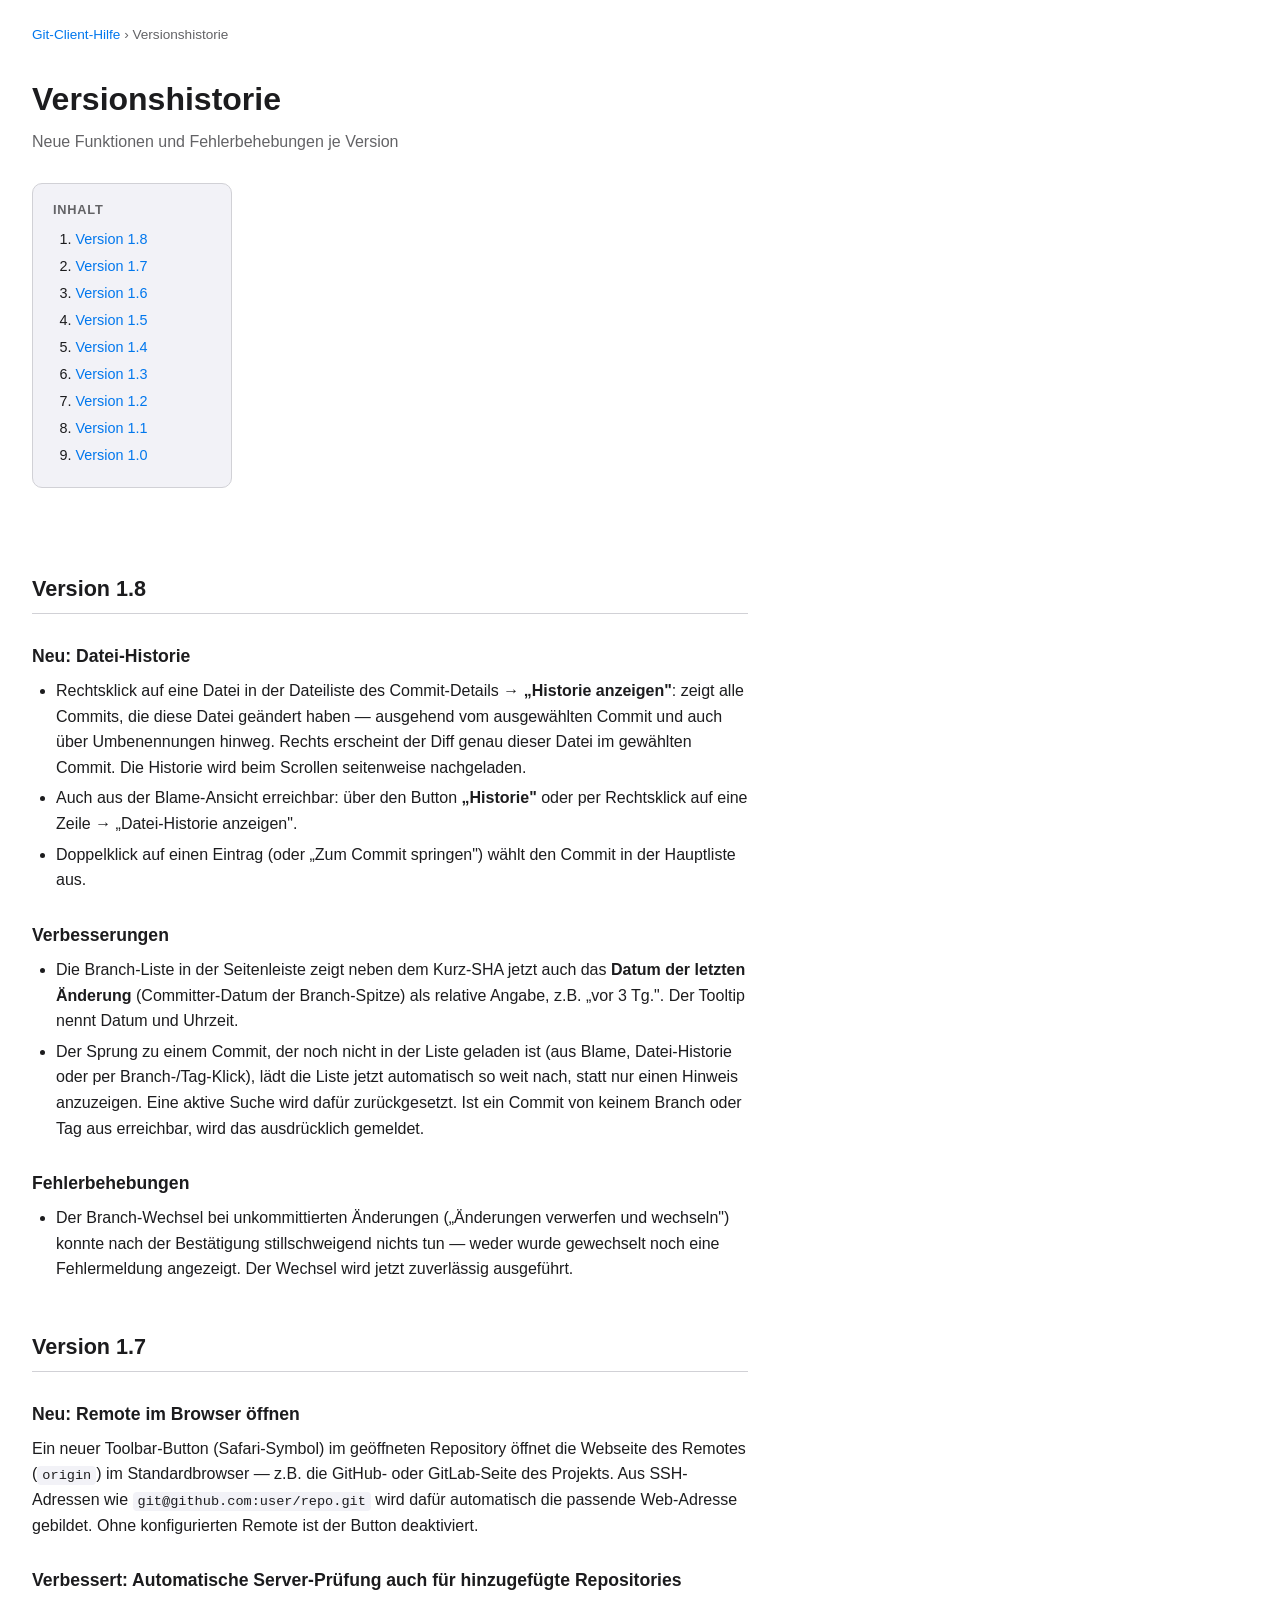
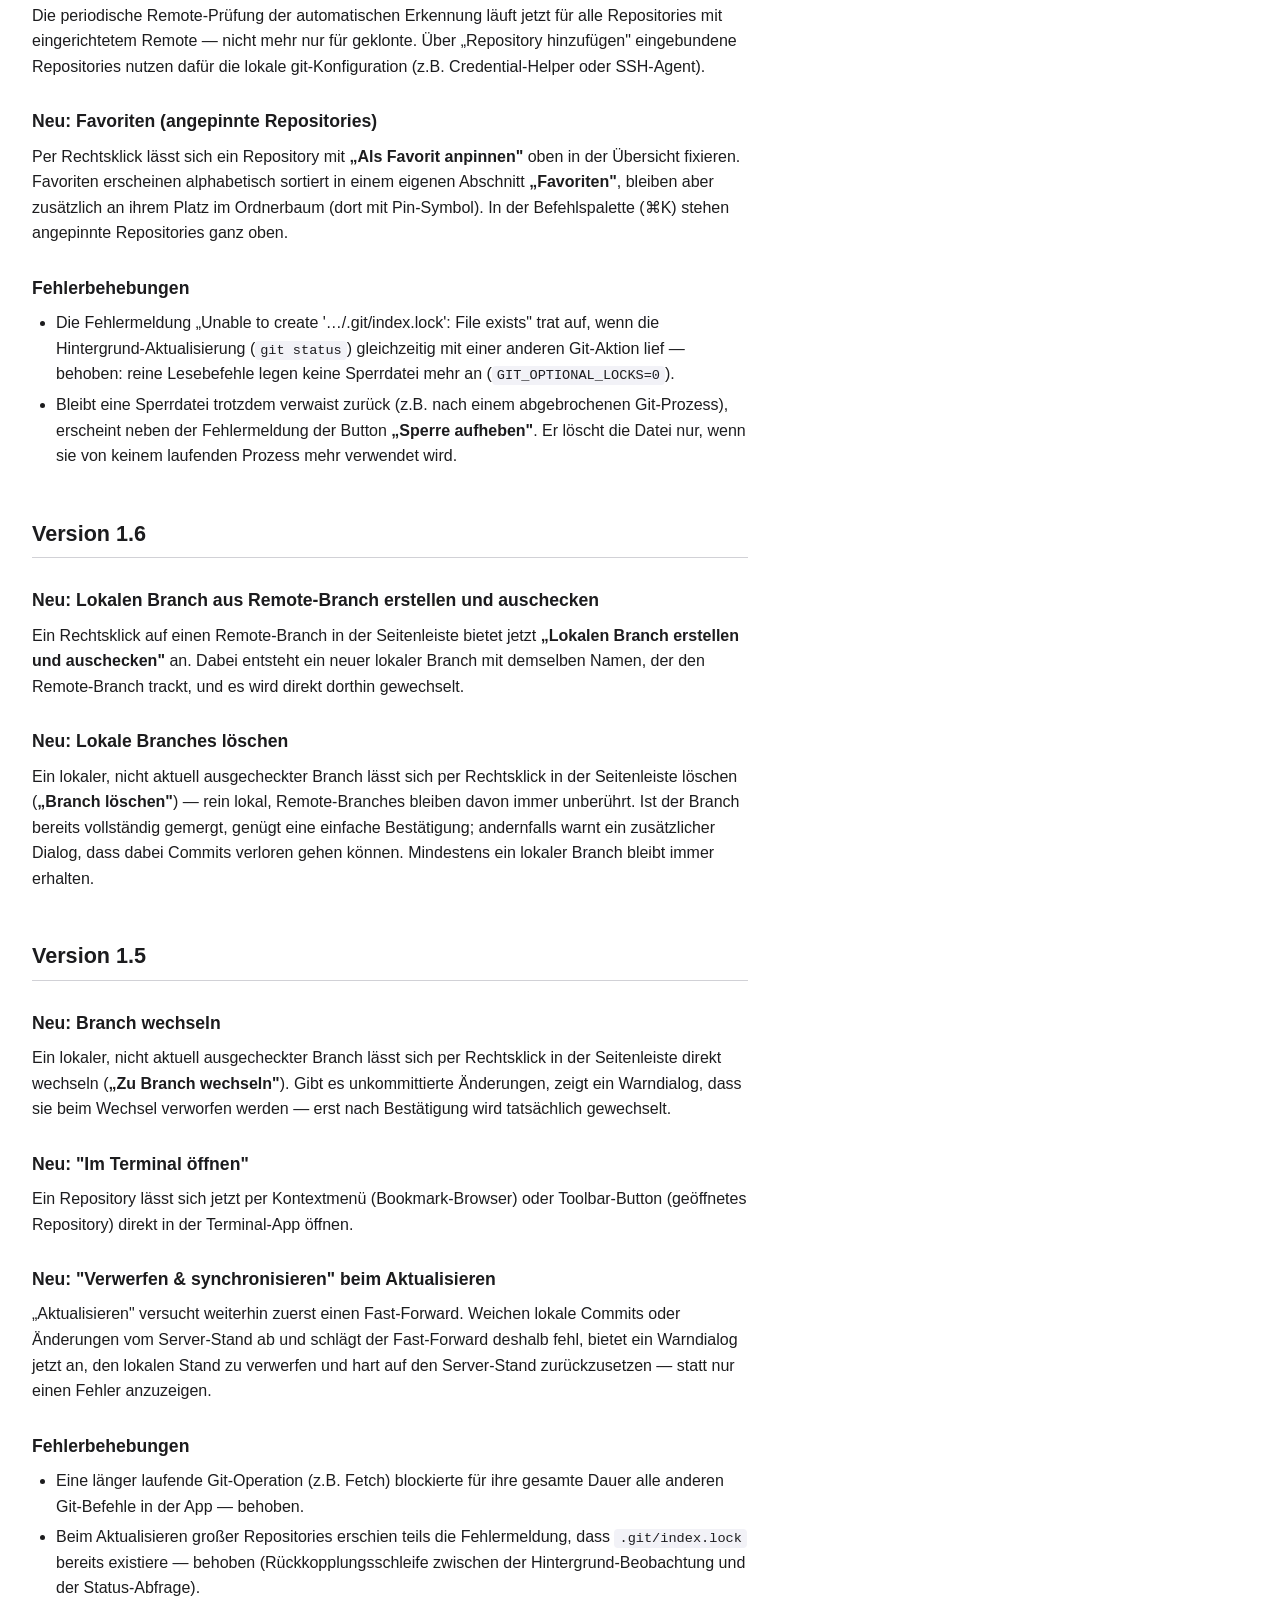
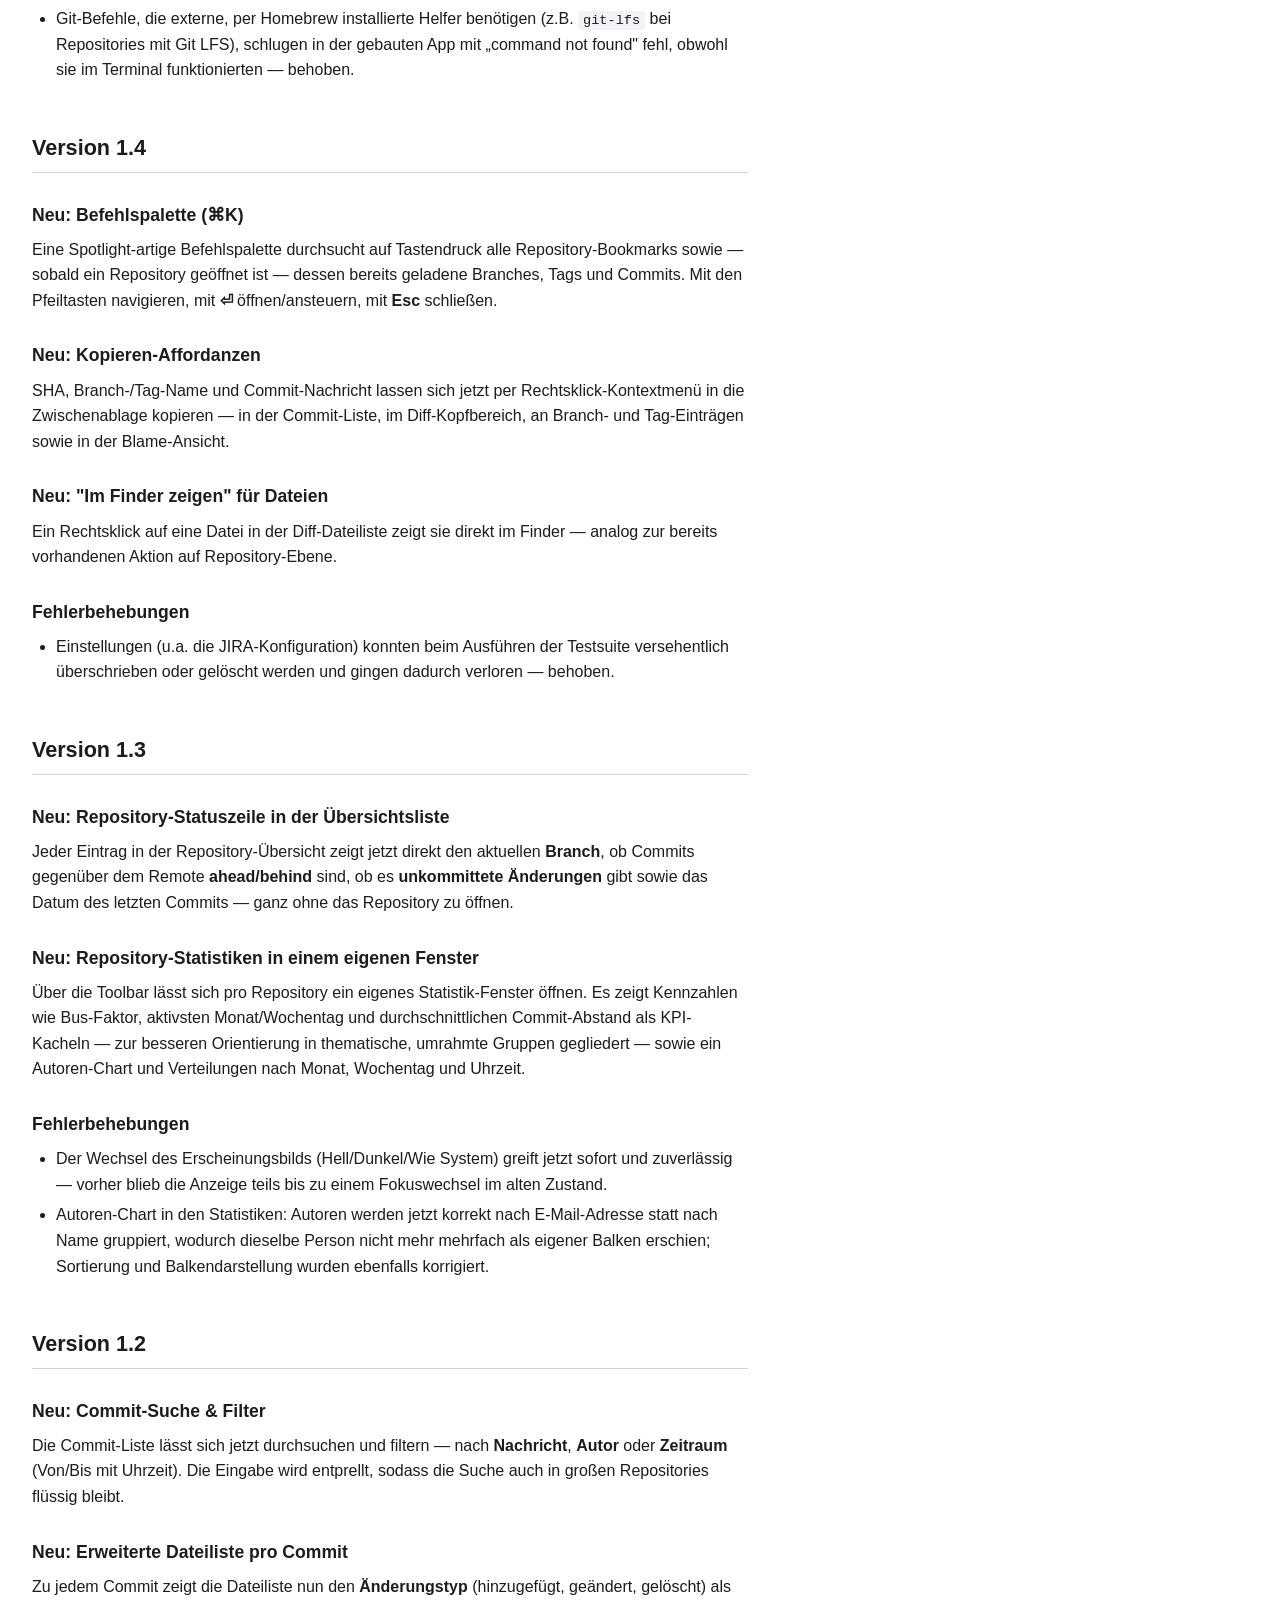
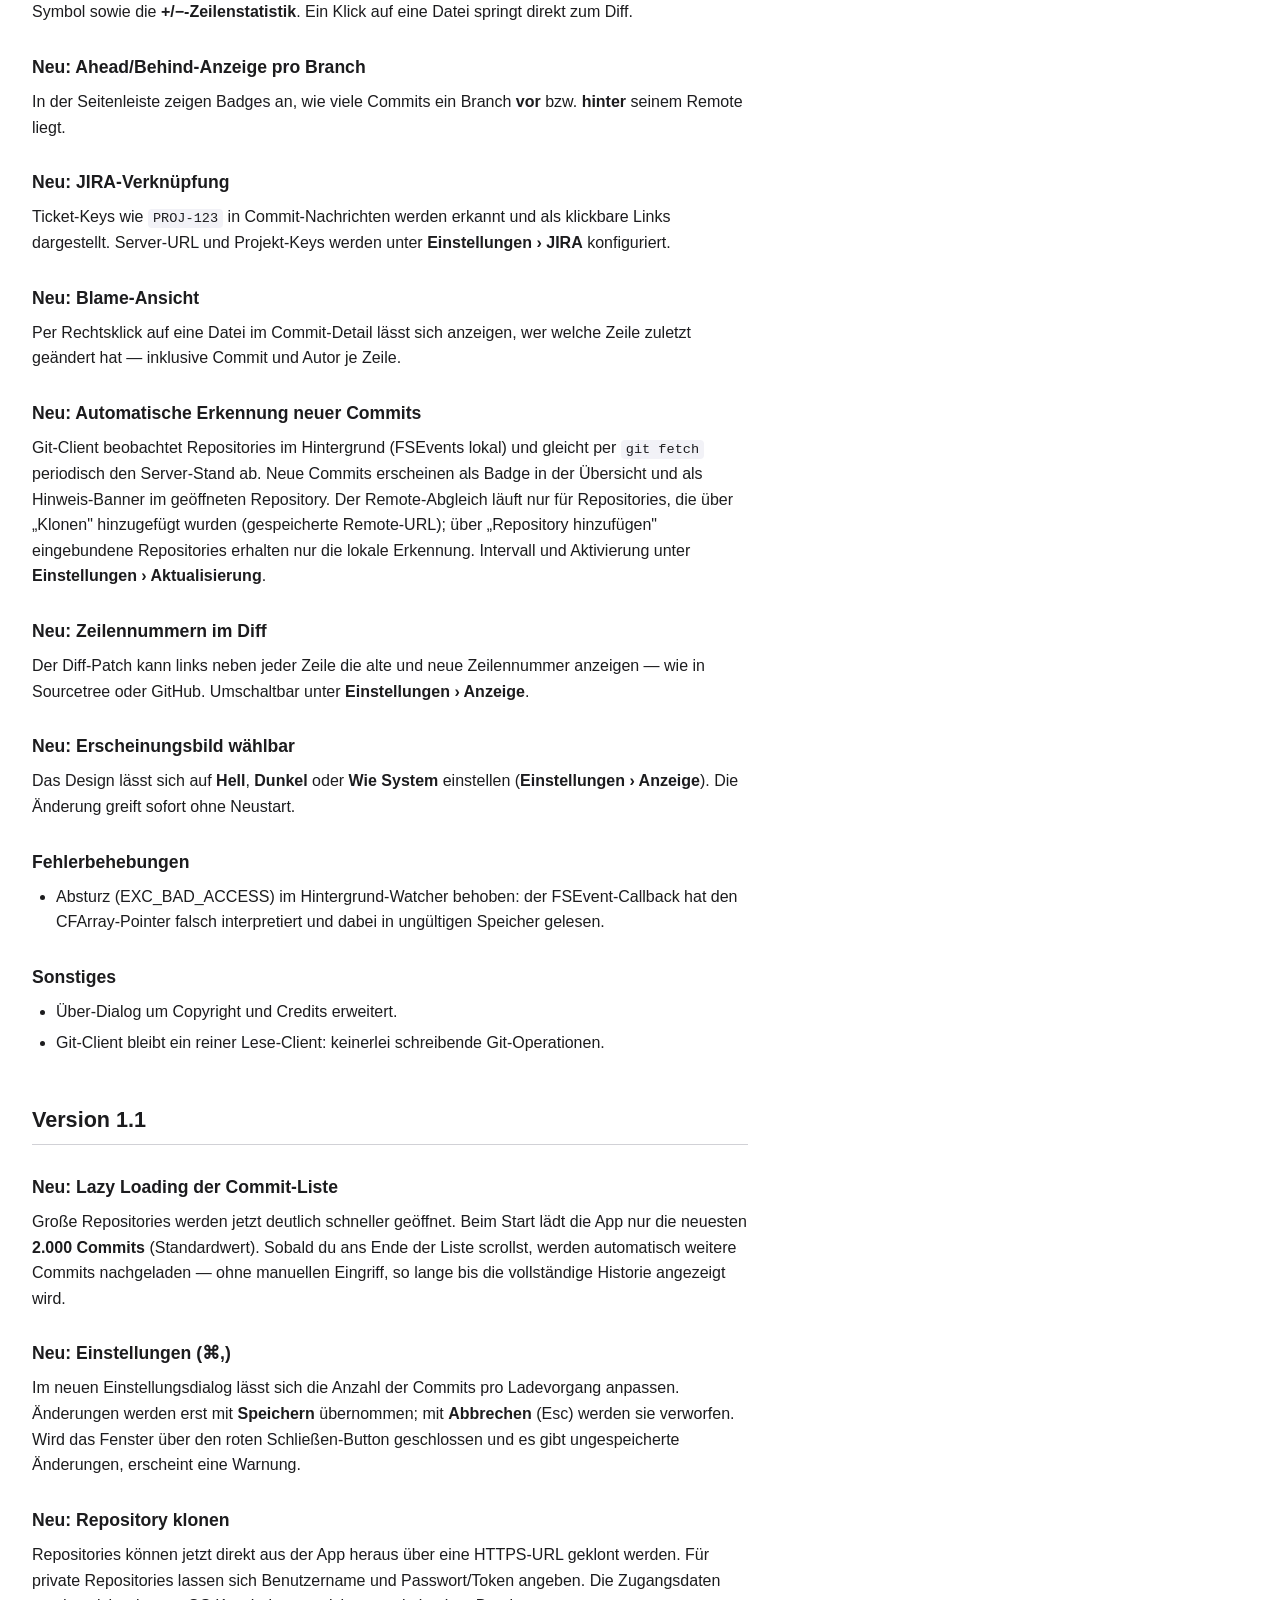
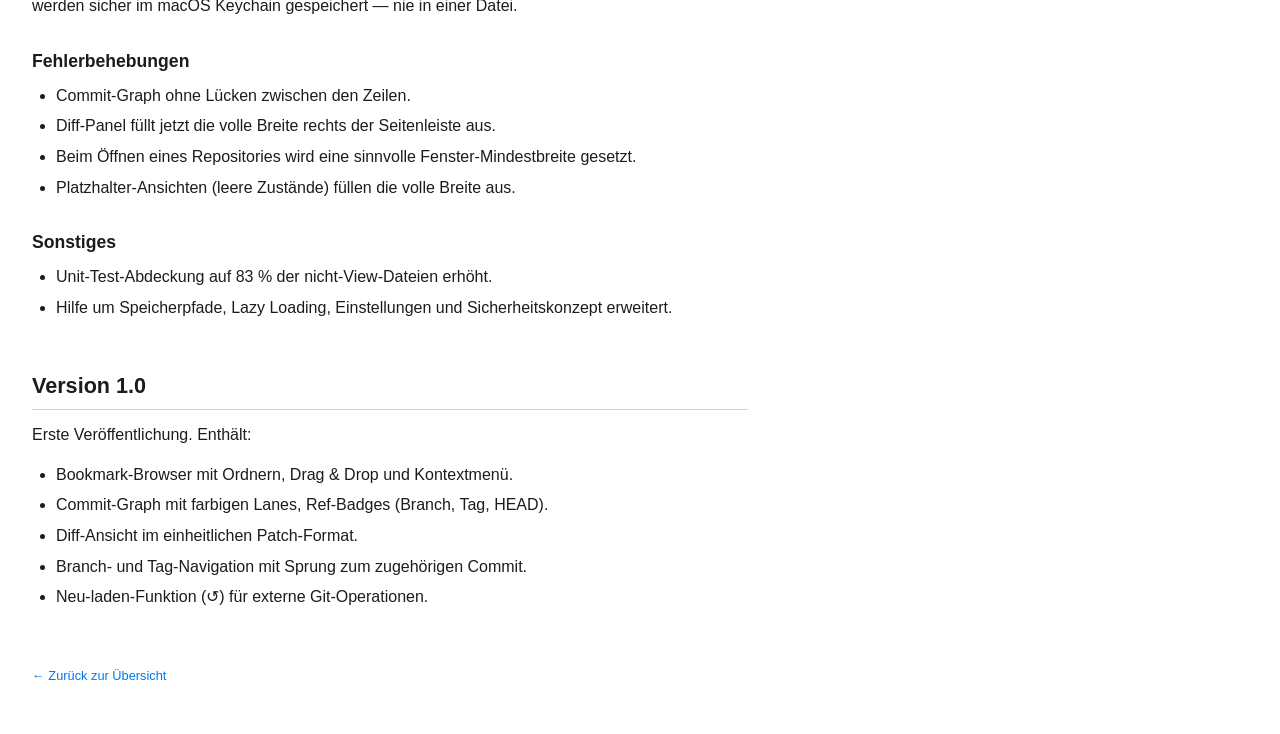
<file: Git-Client/Help/Git-Client.help/Contents/Resources/de.lproj/releasenotes.html>
<!DOCTYPE html>
<html lang="de">
<head>
    <meta charset="UTF-8">
    <meta name="AppleTitle" content="Git-Client-Hilfe">
    <meta name="viewport" content="width=device-width, initial-scale=1">
    <title>Versionshistorie — Git-Client-Hilfe</title>
    <link rel="stylesheet" href="styles.css">
</head>
<body>

<nav class="breadcrumb">
    <a href="index.html">Git-Client-Hilfe</a> › Versionshistorie
</nav>

<h1>
    Versionshistorie
    <span class="subtitle">Neue Funktionen und Fehlerbehebungen je Version</span>
</h1>

<nav class="page-toc">
    <p>Inhalt</p>
    <ol>
        <li><a href="#v1_8">Version 1.8</a></li>
        <li><a href="#v1_7">Version 1.7</a></li>
        <li><a href="#v1_6">Version 1.6</a></li>
        <li><a href="#v1_5">Version 1.5</a></li>
        <li><a href="#v1_4">Version 1.4</a></li>
        <li><a href="#v1_3">Version 1.3</a></li>
        <li><a href="#v1_2">Version 1.2</a></li>
        <li><a href="#v1_1">Version 1.1</a></li>
        <li><a href="#v1_0">Version 1.0</a></li>
    </ol>
</nav>

<!-- ═══════════════════════════════════════════════════════════ -->
<h2 id="v1_8">Version 1.8</h2>

<h3>Neu: Datei-Historie</h3>
<ul>
    <li>Rechtsklick auf eine Datei in der Dateiliste des Commit-Details →
        <strong>„Historie anzeigen"</strong>: zeigt alle Commits, die diese Datei
        geändert haben — ausgehend vom ausgewählten Commit und auch über
        Umbenennungen hinweg. Rechts erscheint der Diff genau dieser Datei im
        gewählten Commit. Die Historie wird beim Scrollen seitenweise nachgeladen.</li>
    <li>Auch aus der Blame-Ansicht erreichbar: über den Button <strong>„Historie"</strong>
        oder per Rechtsklick auf eine Zeile → „Datei-Historie anzeigen".</li>
    <li>Doppelklick auf einen Eintrag (oder „Zum Commit springen") wählt den Commit in
        der Hauptliste aus.</li>
</ul>

<h3>Verbesserungen</h3>
<ul>
    <li>Die Branch-Liste in der Seitenleiste zeigt neben dem Kurz-SHA jetzt auch das
        <strong>Datum der letzten Änderung</strong> (Committer-Datum der Branch-Spitze)
        als relative Angabe, z.B. „vor 3 Tg.". Der Tooltip nennt Datum und Uhrzeit.</li>
    <li>Der Sprung zu einem Commit, der noch nicht in der Liste geladen ist (aus Blame,
        Datei-Historie oder per Branch-/Tag-Klick), lädt die Liste jetzt automatisch
        so weit nach, statt nur einen Hinweis anzuzeigen. Eine aktive Suche wird dafür
        zurückgesetzt. Ist ein Commit von keinem Branch oder Tag aus erreichbar, wird
        das ausdrücklich gemeldet.</li>
</ul>

<h3>Fehlerbehebungen</h3>
<ul>
    <li>Der Branch-Wechsel bei unkommittierten Änderungen („Änderungen verwerfen und
        wechseln") konnte nach der Bestätigung stillschweigend nichts tun — weder
        wurde gewechselt noch eine Fehlermeldung angezeigt. Der Wechsel wird jetzt
        zuverlässig ausgeführt.</li>
</ul>

<!-- ═══════════════════════════════════════════════════════════ -->
<h2 id="v1_7">Version 1.7</h2>

<h3>Neu: Remote im Browser öffnen</h3>
<p>
    Ein neuer Toolbar-Button (Safari-Symbol) im geöffneten Repository öffnet die
    Webseite des Remotes (<code>origin</code>) im Standardbrowser — z.B. die
    GitHub- oder GitLab-Seite des Projekts. Aus SSH-Adressen wie
    <code>git@github.com:user/repo.git</code> wird dafür automatisch die passende
    Web-Adresse gebildet. Ohne konfigurierten Remote ist der Button deaktiviert.
</p>

<h3>Verbessert: Automatische Server-Prüfung auch für hinzugefügte Repositories</h3>
<p>
    Die periodische Remote-Prüfung der automatischen Erkennung läuft jetzt für alle
    Repositories mit eingerichtetem Remote — nicht mehr nur für geklonte. Über
    „Repository hinzufügen" eingebundene Repositories nutzen dafür die lokale
    git-Konfiguration (z.B. Credential-Helper oder SSH-Agent).
</p>

<h3>Neu: Favoriten (angepinnte Repositories)</h3>
<p>
    Per Rechtsklick lässt sich ein Repository mit <strong>„Als Favorit anpinnen"</strong>
    oben in der Übersicht fixieren. Favoriten erscheinen alphabetisch sortiert in einem
    eigenen Abschnitt <strong>„Favoriten"</strong>, bleiben aber zusätzlich an ihrem Platz
    im Ordnerbaum (dort mit Pin-Symbol). In der Befehlspalette (⌘K) stehen angepinnte
    Repositories ganz oben.
</p>

<h3>Fehlerbehebungen</h3>
<ul>
    <li>Die Fehlermeldung „Unable to create '…/.git/index.lock': File exists" trat auf,
        wenn die Hintergrund-Aktualisierung (<code>git status</code>) gleichzeitig mit
        einer anderen Git-Aktion lief — behoben: reine Lesebefehle legen keine
        Sperrdatei mehr an (<code>GIT_OPTIONAL_LOCKS=0</code>).</li>
    <li>Bleibt eine Sperrdatei trotzdem verwaist zurück (z.B. nach einem abgebrochenen
        Git-Prozess), erscheint neben der Fehlermeldung der Button
        <strong>„Sperre aufheben"</strong>. Er löscht die Datei nur, wenn sie von keinem
        laufenden Prozess mehr verwendet wird.</li>
</ul>

<!-- ═══════════════════════════════════════════════════════════ -->
<h2 id="v1_6">Version 1.6</h2>

<h3>Neu: Lokalen Branch aus Remote-Branch erstellen und auschecken</h3>
<p>
    Ein Rechtsklick auf einen Remote-Branch in der Seitenleiste bietet jetzt
    <strong>„Lokalen Branch erstellen und auschecken"</strong> an. Dabei entsteht ein
    neuer lokaler Branch mit demselben Namen, der den Remote-Branch trackt, und es wird
    direkt dorthin gewechselt.
</p>

<h3>Neu: Lokale Branches löschen</h3>
<p>
    Ein lokaler, nicht aktuell ausgecheckter Branch lässt sich per Rechtsklick in der
    Seitenleiste löschen (<strong>„Branch löschen"</strong>) — rein lokal, Remote-Branches
    bleiben davon immer unberührt. Ist der Branch bereits vollständig gemergt, genügt eine
    einfache Bestätigung; andernfalls warnt ein zusätzlicher Dialog, dass dabei Commits
    verloren gehen können. Mindestens ein lokaler Branch bleibt immer erhalten.
</p>

<!-- ═══════════════════════════════════════════════════════════ -->
<h2 id="v1_5">Version 1.5</h2>

<h3>Neu: Branch wechseln</h3>
<p>
    Ein lokaler, nicht aktuell ausgecheckter Branch lässt sich per Rechtsklick in der
    Seitenleiste direkt wechseln (<strong>„Zu Branch wechseln"</strong>). Gibt es
    unkommittierte Änderungen, zeigt ein Warndialog, dass sie beim Wechsel verworfen
    werden — erst nach Bestätigung wird tatsächlich gewechselt.
</p>

<h3>Neu: "Im Terminal öffnen"</h3>
<p>
    Ein Repository lässt sich jetzt per Kontextmenü (Bookmark-Browser) oder
    Toolbar-Button (geöffnetes Repository) direkt in der Terminal-App öffnen.
</p>

<h3>Neu: "Verwerfen & synchronisieren" beim Aktualisieren</h3>
<p>
    „Aktualisieren" versucht weiterhin zuerst einen Fast-Forward. Weichen lokale
    Commits oder Änderungen vom Server-Stand ab und schlägt der Fast-Forward deshalb
    fehl, bietet ein Warndialog jetzt an, den lokalen Stand zu verwerfen und hart auf
    den Server-Stand zurückzusetzen — statt nur einen Fehler anzuzeigen.
</p>

<h3>Fehlerbehebungen</h3>
<ul>
    <li>Eine länger laufende Git-Operation (z.B. Fetch) blockierte für ihre gesamte
        Dauer alle anderen Git-Befehle in der App — behoben.</li>
    <li>Beim Aktualisieren großer Repositories erschien teils die Fehlermeldung, dass
        <code>.git/index.lock</code> bereits existiere — behoben (Rückkopplungsschleife
        zwischen der Hintergrund-Beobachtung und der Status-Abfrage).</li>
    <li>Git-Befehle, die externe, per Homebrew installierte Helfer benötigen (z.B.
        <code>git-lfs</code> bei Repositories mit Git LFS), schlugen in der gebauten
        App mit „command not found" fehl, obwohl sie im Terminal funktionierten —
        behoben.</li>
</ul>

<!-- ═══════════════════════════════════════════════════════════ -->
<h2 id="v1_4">Version 1.4</h2>

<h3>Neu: Befehlspalette (⌘K)</h3>
<p>
    Eine Spotlight-artige Befehlspalette durchsucht auf Tastendruck alle
    Repository-Bookmarks sowie — sobald ein Repository geöffnet ist — dessen
    bereits geladene Branches, Tags und Commits. Mit den Pfeiltasten navigieren,
    mit <strong>⏎</strong> öffnen/ansteuern, mit <strong>Esc</strong> schließen.
</p>

<h3>Neu: Kopieren-Affordanzen</h3>
<p>
    SHA, Branch-/Tag-Name und Commit-Nachricht lassen sich jetzt per
    Rechtsklick-Kontextmenü in die Zwischenablage kopieren — in der Commit-Liste,
    im Diff-Kopfbereich, an Branch- und Tag-Einträgen sowie in der Blame-Ansicht.
</p>

<h3>Neu: "Im Finder zeigen" für Dateien</h3>
<p>
    Ein Rechtsklick auf eine Datei in der Diff-Dateiliste zeigt sie direkt im
    Finder — analog zur bereits vorhandenen Aktion auf Repository-Ebene.
</p>

<h3>Fehlerbehebungen</h3>
<ul>
    <li>Einstellungen (u.a. die JIRA-Konfiguration) konnten beim Ausführen der
        Testsuite versehentlich überschrieben oder gelöscht werden und gingen
        dadurch verloren — behoben.</li>
</ul>

<!-- ═══════════════════════════════════════════════════════════ -->
<h2 id="v1_3">Version 1.3</h2>

<h3>Neu: Repository-Statuszeile in der Übersichtsliste</h3>
<p>
    Jeder Eintrag in der Repository-Übersicht zeigt jetzt direkt den aktuellen
    <strong>Branch</strong>, ob Commits gegenüber dem Remote <strong>ahead/behind</strong>
    sind, ob es <strong>unkommittete Änderungen</strong> gibt sowie das Datum des letzten
    Commits — ganz ohne das Repository zu öffnen.
</p>

<h3>Neu: Repository-Statistiken in einem eigenen Fenster</h3>
<p>
    Über die Toolbar lässt sich pro Repository ein eigenes Statistik-Fenster öffnen. Es
    zeigt Kennzahlen wie Bus-Faktor, aktivsten Monat/Wochentag und durchschnittlichen
    Commit-Abstand als KPI-Kacheln — zur besseren Orientierung in thematische, umrahmte
    Gruppen gegliedert — sowie ein Autoren-Chart und Verteilungen nach Monat, Wochentag
    und Uhrzeit.
</p>

<h3>Fehlerbehebungen</h3>
<ul>
    <li>Der Wechsel des Erscheinungsbilds (Hell/Dunkel/Wie System) greift jetzt sofort
        und zuverlässig — vorher blieb die Anzeige teils bis zu einem Fokuswechsel im
        alten Zustand.</li>
    <li>Autoren-Chart in den Statistiken: Autoren werden jetzt korrekt nach
        E-Mail-Adresse statt nach Name gruppiert, wodurch dieselbe Person nicht mehr
        mehrfach als eigener Balken erschien; Sortierung und Balkendarstellung wurden
        ebenfalls korrigiert.</li>
</ul>

<!-- ═══════════════════════════════════════════════════════════ -->
<h2 id="v1_2">Version 1.2</h2>

<h3>Neu: Commit-Suche &amp; Filter</h3>
<p>
    Die Commit-Liste lässt sich jetzt durchsuchen und filtern — nach
    <strong>Nachricht</strong>, <strong>Autor</strong> oder <strong>Zeitraum</strong>
    (Von/Bis mit Uhrzeit). Die Eingabe wird entprellt, sodass die Suche auch in großen
    Repositories flüssig bleibt.
</p>

<h3>Neu: Erweiterte Dateiliste pro Commit</h3>
<p>
    Zu jedem Commit zeigt die Dateiliste nun den <strong>Änderungstyp</strong>
    (hinzugefügt, geändert, gelöscht) als Symbol sowie die
    <strong>+/−-Zeilenstatistik</strong>. Ein Klick auf eine Datei springt direkt zum Diff.
</p>

<h3>Neu: Ahead/Behind-Anzeige pro Branch</h3>
<p>
    In der Seitenleiste zeigen Badges an, wie viele Commits ein Branch
    <strong>vor</strong> bzw. <strong>hinter</strong> seinem Remote liegt.
</p>

<h3>Neu: JIRA-Verknüpfung</h3>
<p>
    Ticket-Keys wie <code>PROJ-123</code> in Commit-Nachrichten werden erkannt und als
    klickbare Links dargestellt. Server-URL und Projekt-Keys werden unter
    <strong>Einstellungen › JIRA</strong> konfiguriert.
</p>

<h3>Neu: Blame-Ansicht</h3>
<p>
    Per Rechtsklick auf eine Datei im Commit-Detail lässt sich anzeigen, wer welche Zeile
    zuletzt geändert hat — inklusive Commit und Autor je Zeile.
</p>

<h3>Neu: Automatische Erkennung neuer Commits</h3>
<p>
    Git-Client beobachtet Repositories im Hintergrund (FSEvents lokal) und gleicht per
    <code>git fetch</code> periodisch den Server-Stand ab. Neue Commits erscheinen als
    Badge in der Übersicht und als Hinweis-Banner im geöffneten Repository. Der
    Remote-Abgleich läuft nur für Repositories, die über „Klonen" hinzugefügt wurden
    (gespeicherte Remote-URL); über „Repository hinzufügen" eingebundene Repositories
    erhalten nur die lokale Erkennung. Intervall und Aktivierung unter
    <strong>Einstellungen › Aktualisierung</strong>.
</p>

<h3>Neu: Zeilennummern im Diff</h3>
<p>
    Der Diff-Patch kann links neben jeder Zeile die alte und neue Zeilennummer anzeigen —
    wie in Sourcetree oder GitHub. Umschaltbar unter <strong>Einstellungen › Anzeige</strong>.
</p>

<h3>Neu: Erscheinungsbild wählbar</h3>
<p>
    Das Design lässt sich auf <strong>Hell</strong>, <strong>Dunkel</strong> oder
    <strong>Wie System</strong> einstellen (<strong>Einstellungen › Anzeige</strong>). Die
    Änderung greift sofort ohne Neustart.
</p>

<h3>Fehlerbehebungen</h3>
<ul>
    <li>Absturz (EXC_BAD_ACCESS) im Hintergrund-Watcher behoben: der FSEvent-Callback hat den
        CFArray-Pointer falsch interpretiert und dabei in ungültigen Speicher gelesen.</li>
</ul>

<h3>Sonstiges</h3>
<ul>
    <li>Über-Dialog um Copyright und Credits erweitert.</li>
    <li>Git-Client bleibt ein reiner Lese-Client: keinerlei schreibende Git-Operationen.</li>
</ul>

<!-- ═══════════════════════════════════════════════════════════ -->
<h2 id="v1_1">Version 1.1</h2>

<h3>Neu: Lazy Loading der Commit-Liste</h3>
<p>
    Große Repositories werden jetzt deutlich schneller geöffnet. Beim Start lädt die App
    nur die neuesten <strong>2.000 Commits</strong> (Standardwert). Sobald du ans Ende
    der Liste scrollst, werden automatisch weitere Commits nachgeladen — ohne manuellen
    Eingriff, so lange bis die vollständige Historie angezeigt wird.
</p>

<h3>Neu: Einstellungen (⌘,)</h3>
<p>
    Im neuen Einstellungsdialog lässt sich die Anzahl der Commits pro Ladevorgang
    anpassen. Änderungen werden erst mit <strong>Speichern</strong> übernommen; mit
    <strong>Abbrechen</strong> (Esc) werden sie verworfen. Wird das Fenster über den
    roten Schließen-Button geschlossen und es gibt ungespeicherte Änderungen, erscheint
    eine Warnung.
</p>

<h3>Neu: Repository klonen</h3>
<p>
    Repositories können jetzt direkt aus der App heraus über eine HTTPS-URL geklont
    werden. Für private Repositories lassen sich Benutzername und Passwort/Token angeben.
    Die Zugangsdaten werden sicher im macOS Keychain gespeichert — nie in einer Datei.
</p>

<h3>Fehlerbehebungen</h3>
<ul>
    <li>Commit-Graph ohne Lücken zwischen den Zeilen.</li>
    <li>Diff-Panel füllt jetzt die volle Breite rechts der Seitenleiste aus.</li>
    <li>Beim Öffnen eines Repositories wird eine sinnvolle Fenster-Mindestbreite gesetzt.</li>
    <li>Platzhalter-Ansichten (leere Zustände) füllen die volle Breite aus.</li>
</ul>

<h3>Sonstiges</h3>
<ul>
    <li>Unit-Test-Abdeckung auf 83 % der nicht-View-Dateien erhöht.</li>
    <li>Hilfe um Speicherpfade, Lazy Loading, Einstellungen und Sicherheitskonzept erweitert.</li>
</ul>

<!-- ═══════════════════════════════════════════════════════════ -->
<h2 id="v1_0">Version 1.0</h2>

<p>Erste Veröffentlichung. Enthält:</p>
<ul>
    <li>Bookmark-Browser mit Ordnern, Drag &amp; Drop und Kontextmenü.</li>
    <li>Commit-Graph mit farbigen Lanes, Ref-Badges (Branch, Tag, HEAD).</li>
    <li>Diff-Ansicht im einheitlichen Patch-Format.</li>
    <li>Branch- und Tag-Navigation mit Sprung zum zugehörigen Commit.</li>
    <li>Neu-laden-Funktion (↺) für externe Git-Operationen.</li>
</ul>

<footer>
    <a href="index.html">← Zurück zur Übersicht</a>
</footer>

</body>
</html>
</file>
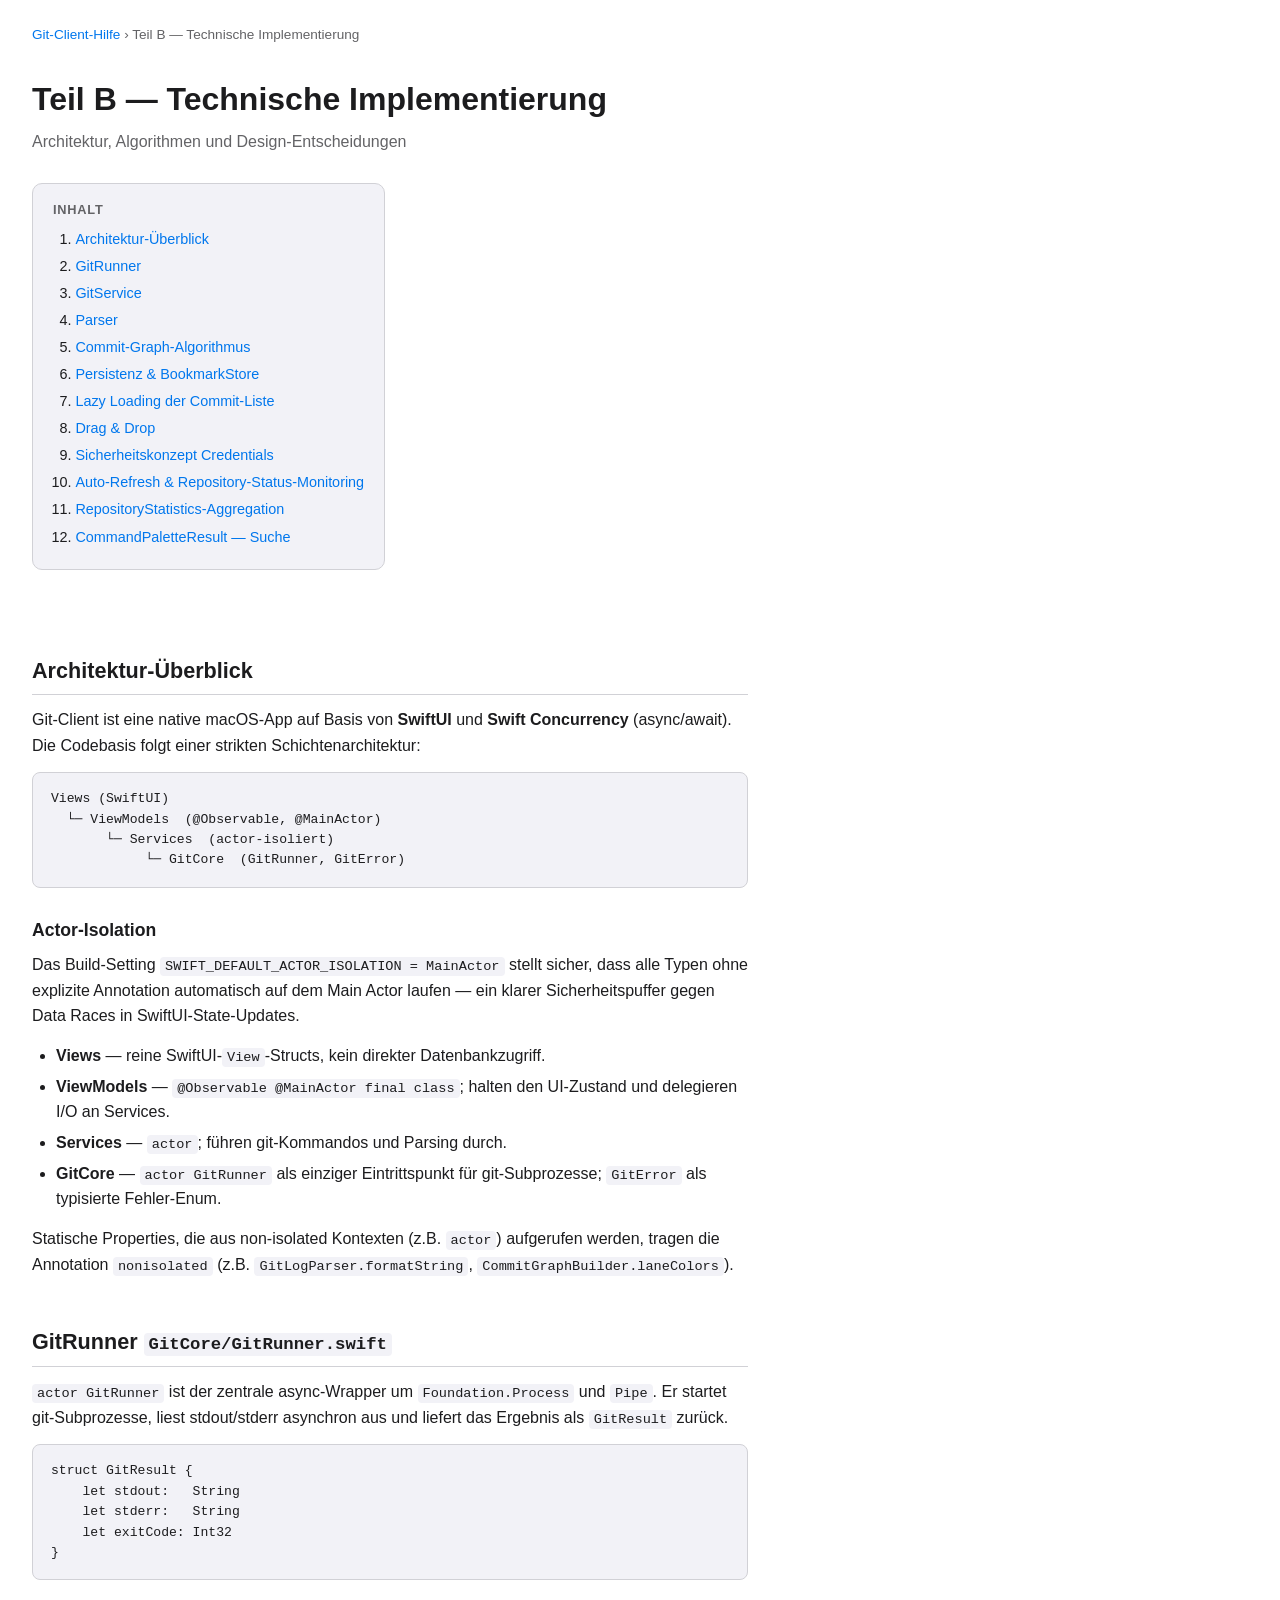
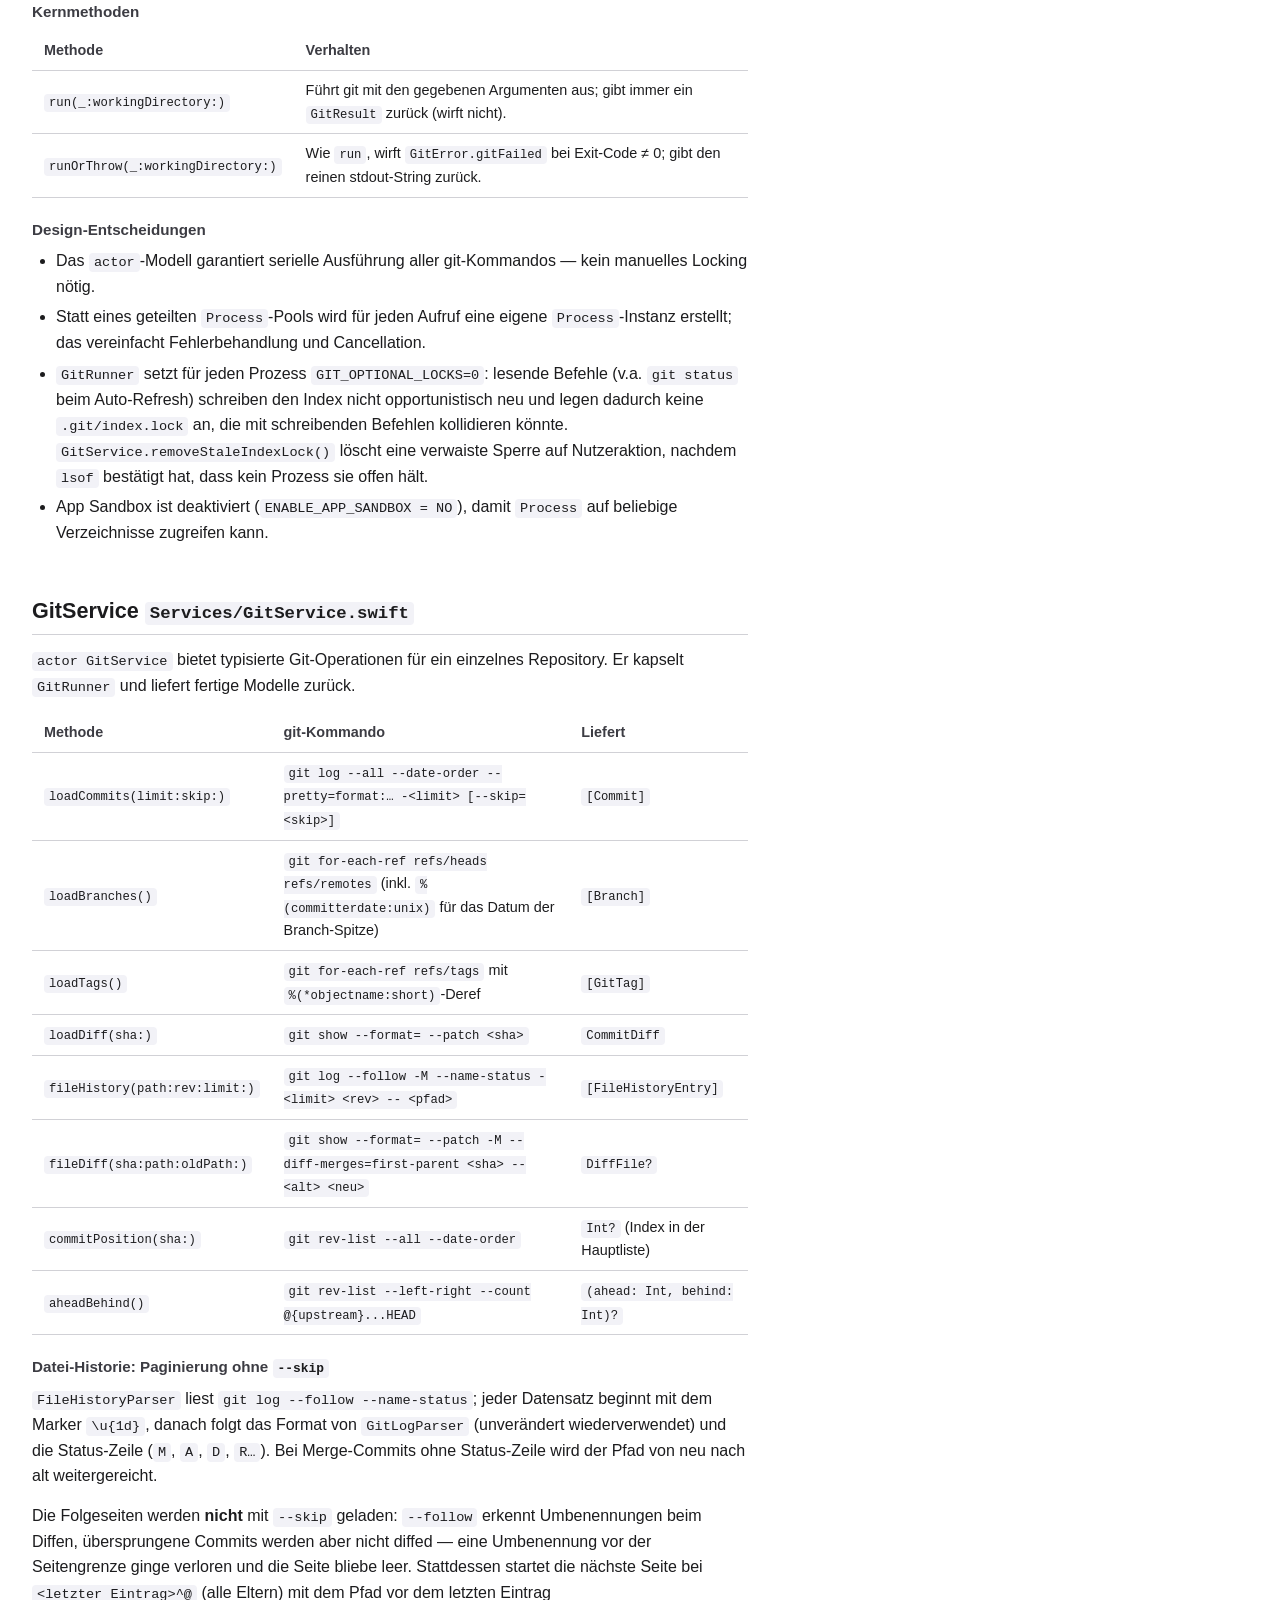
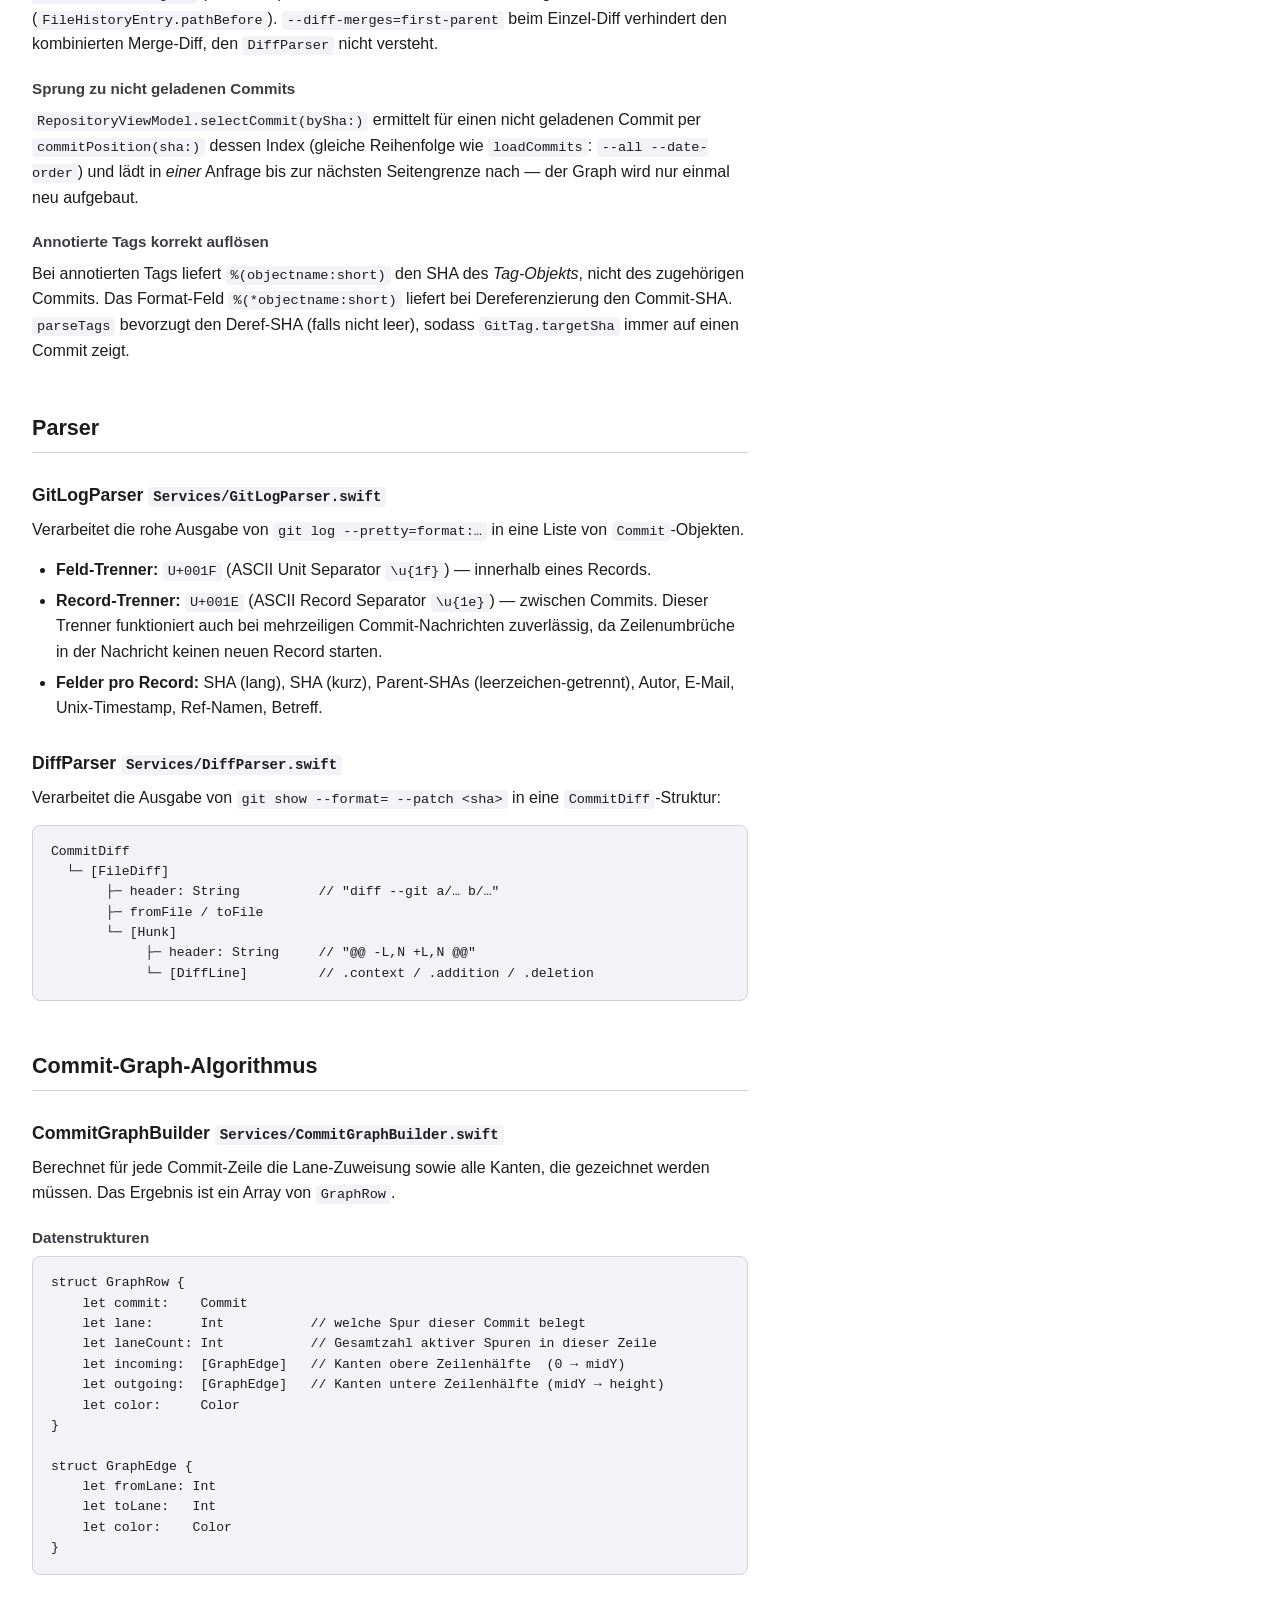
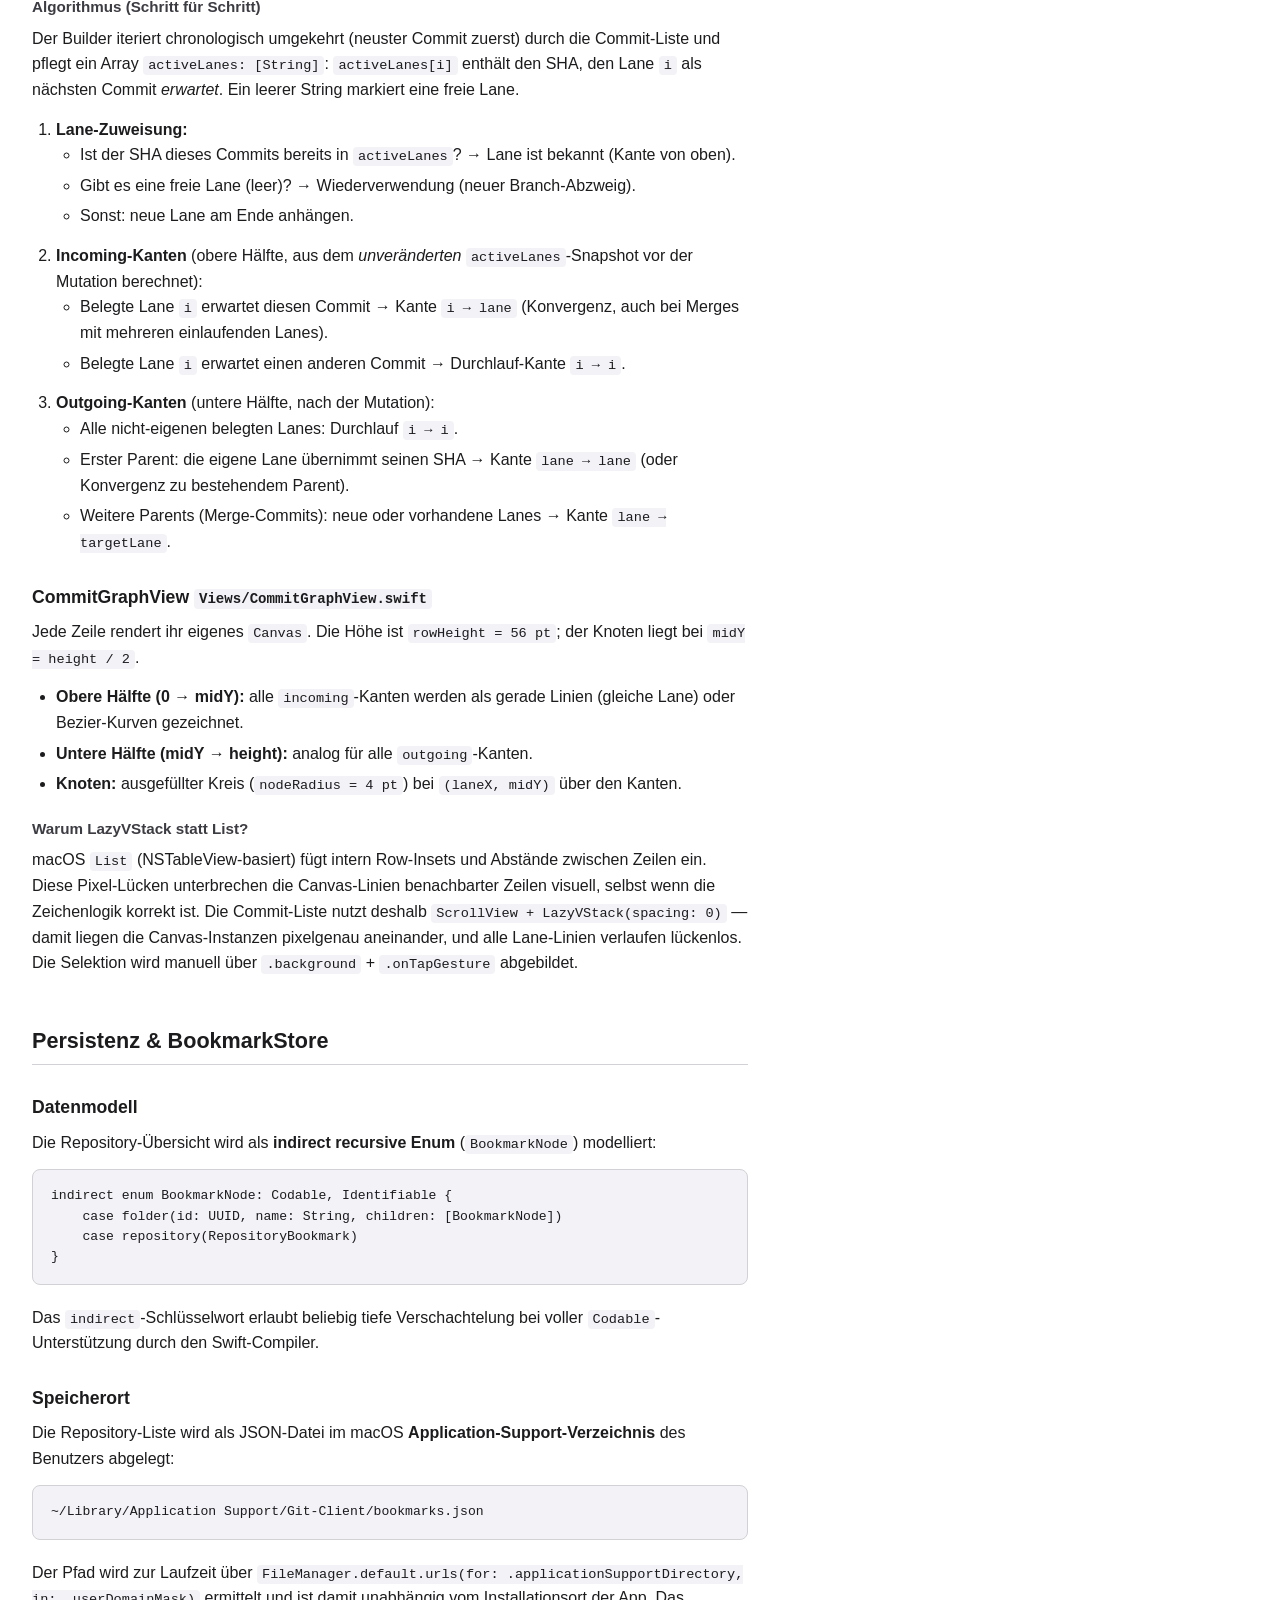
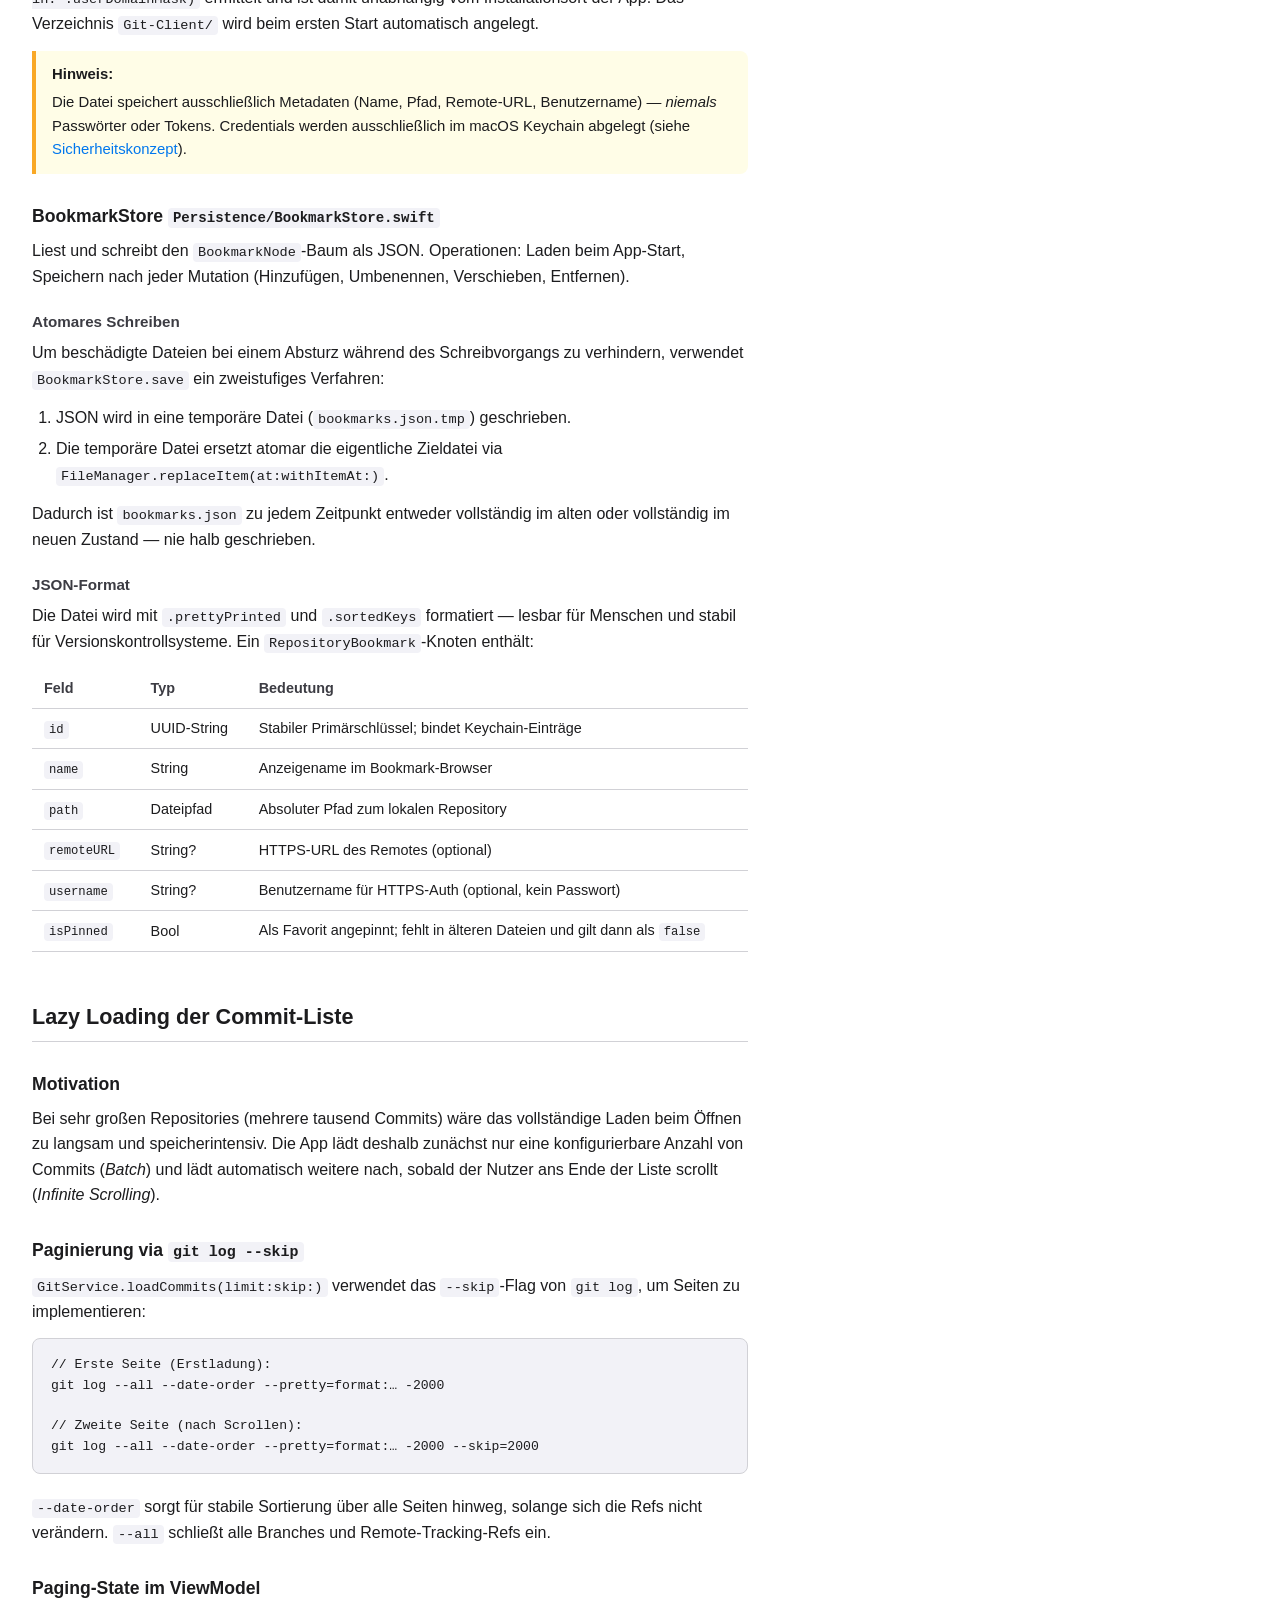
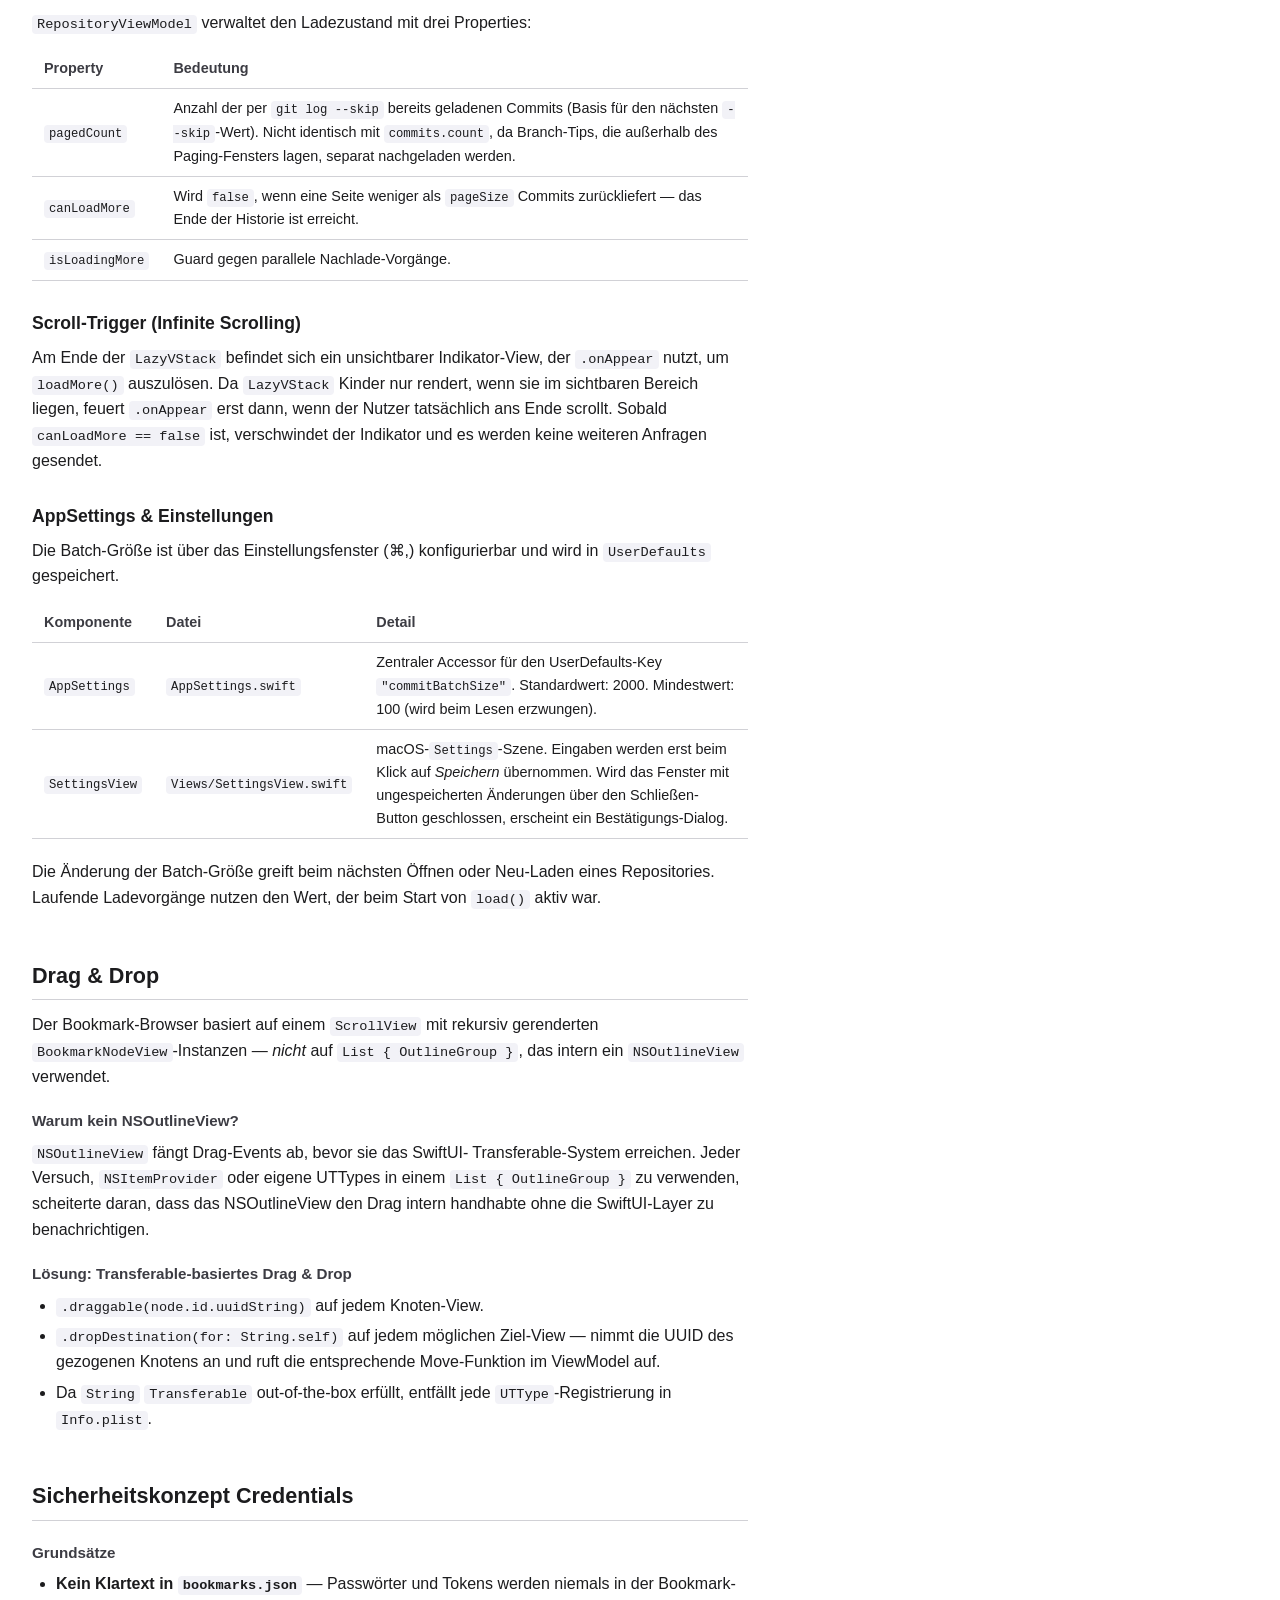
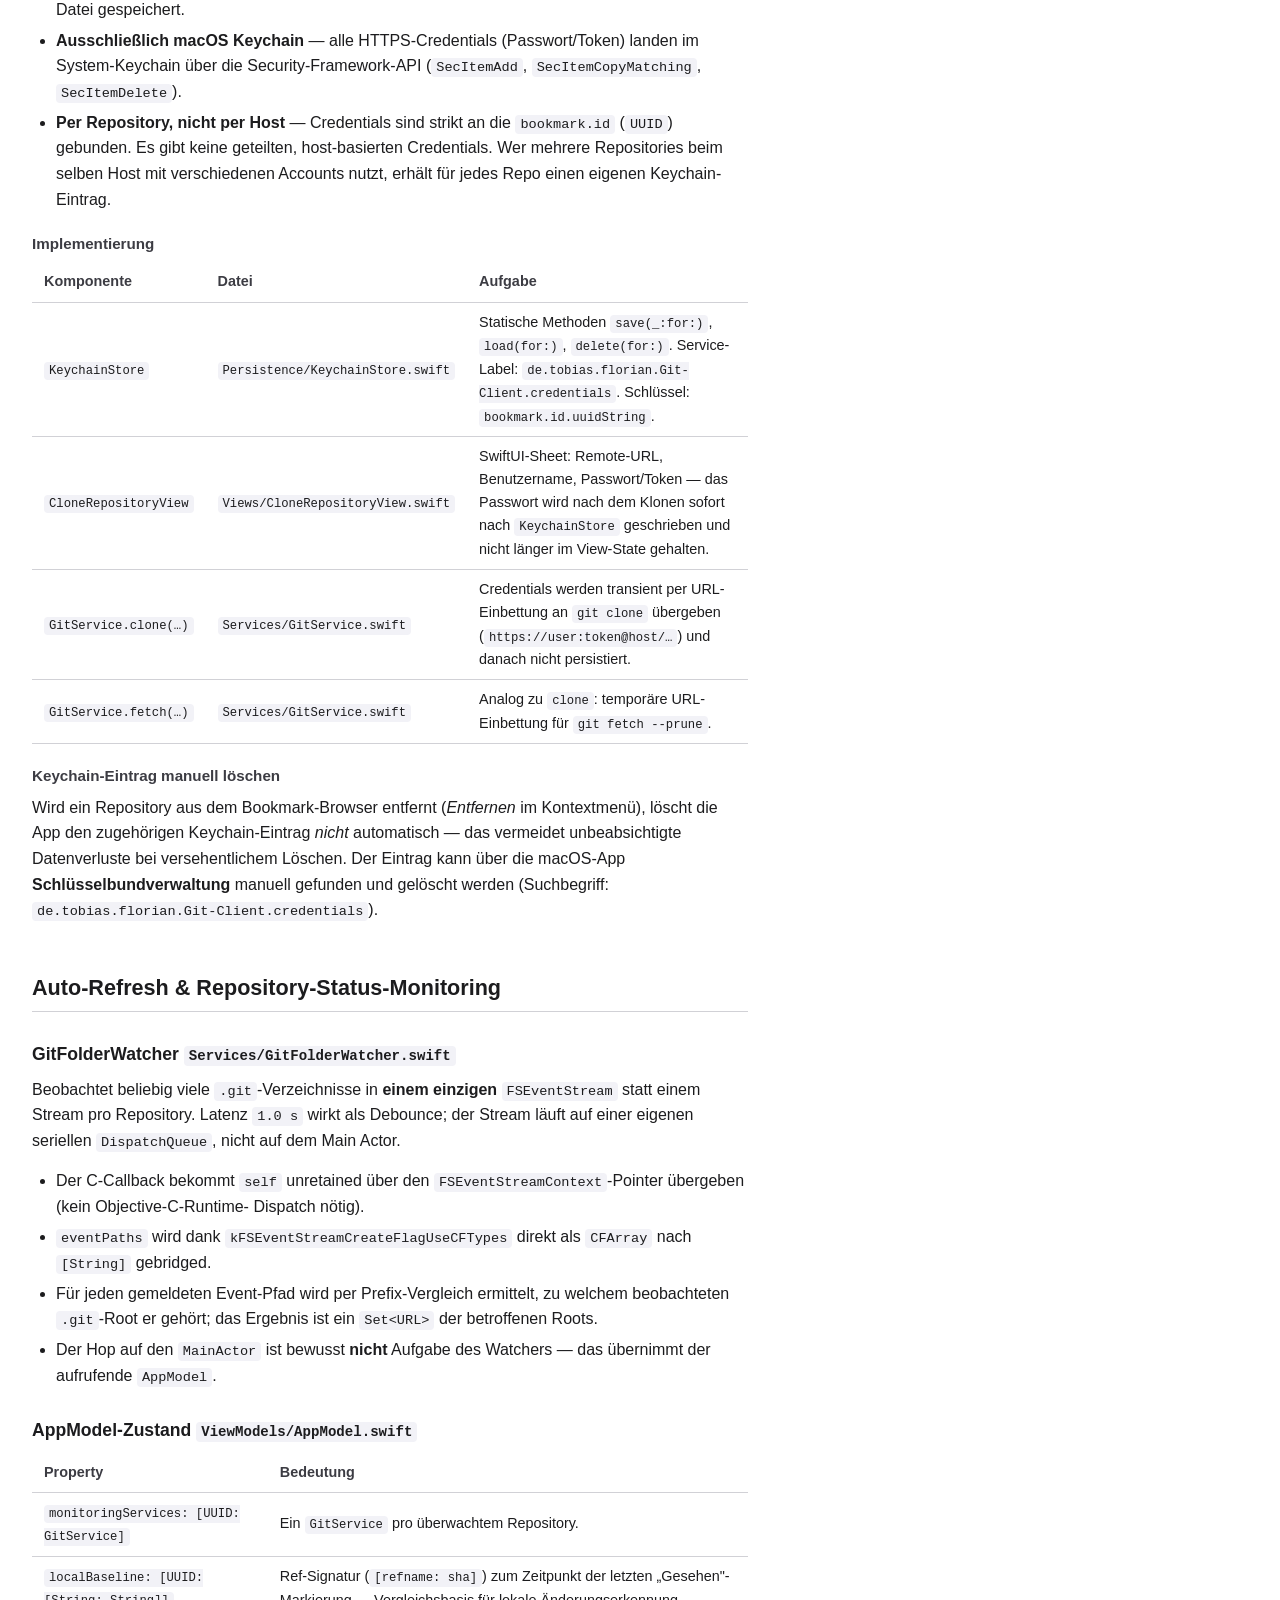
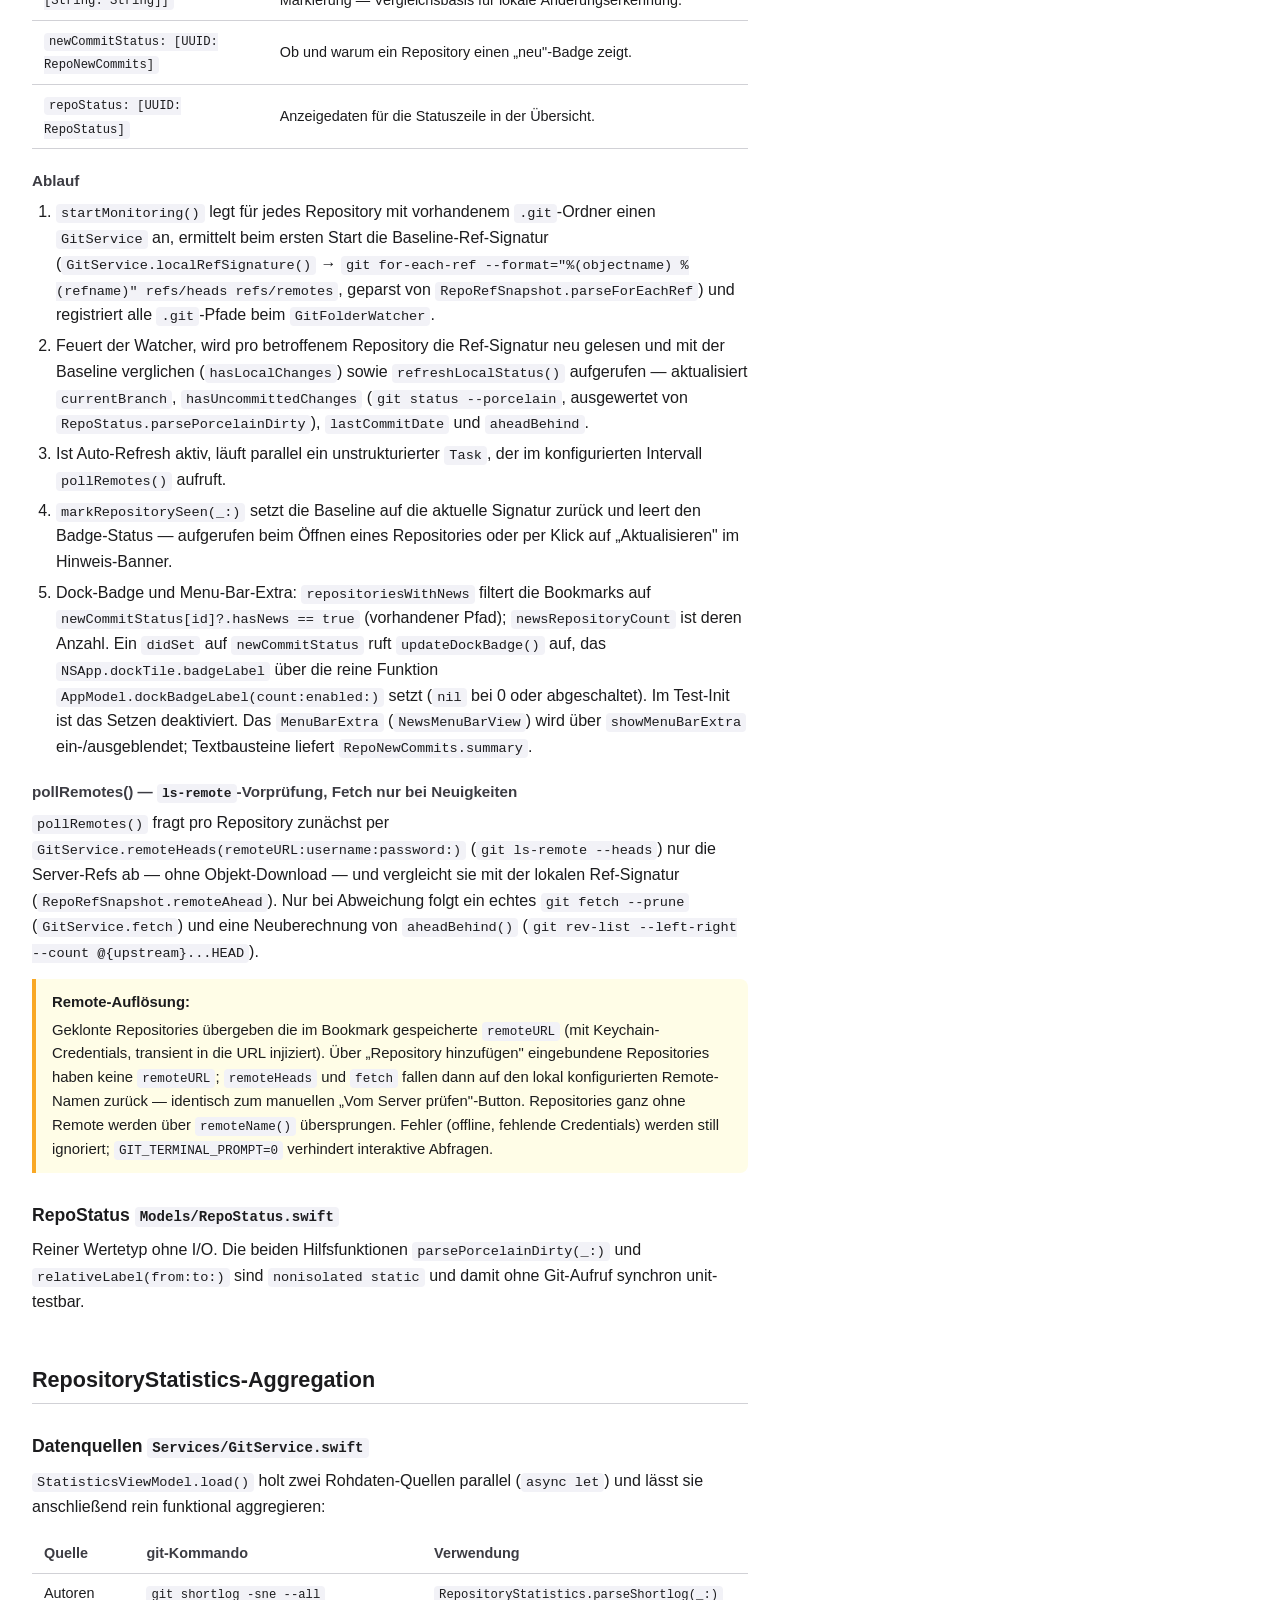
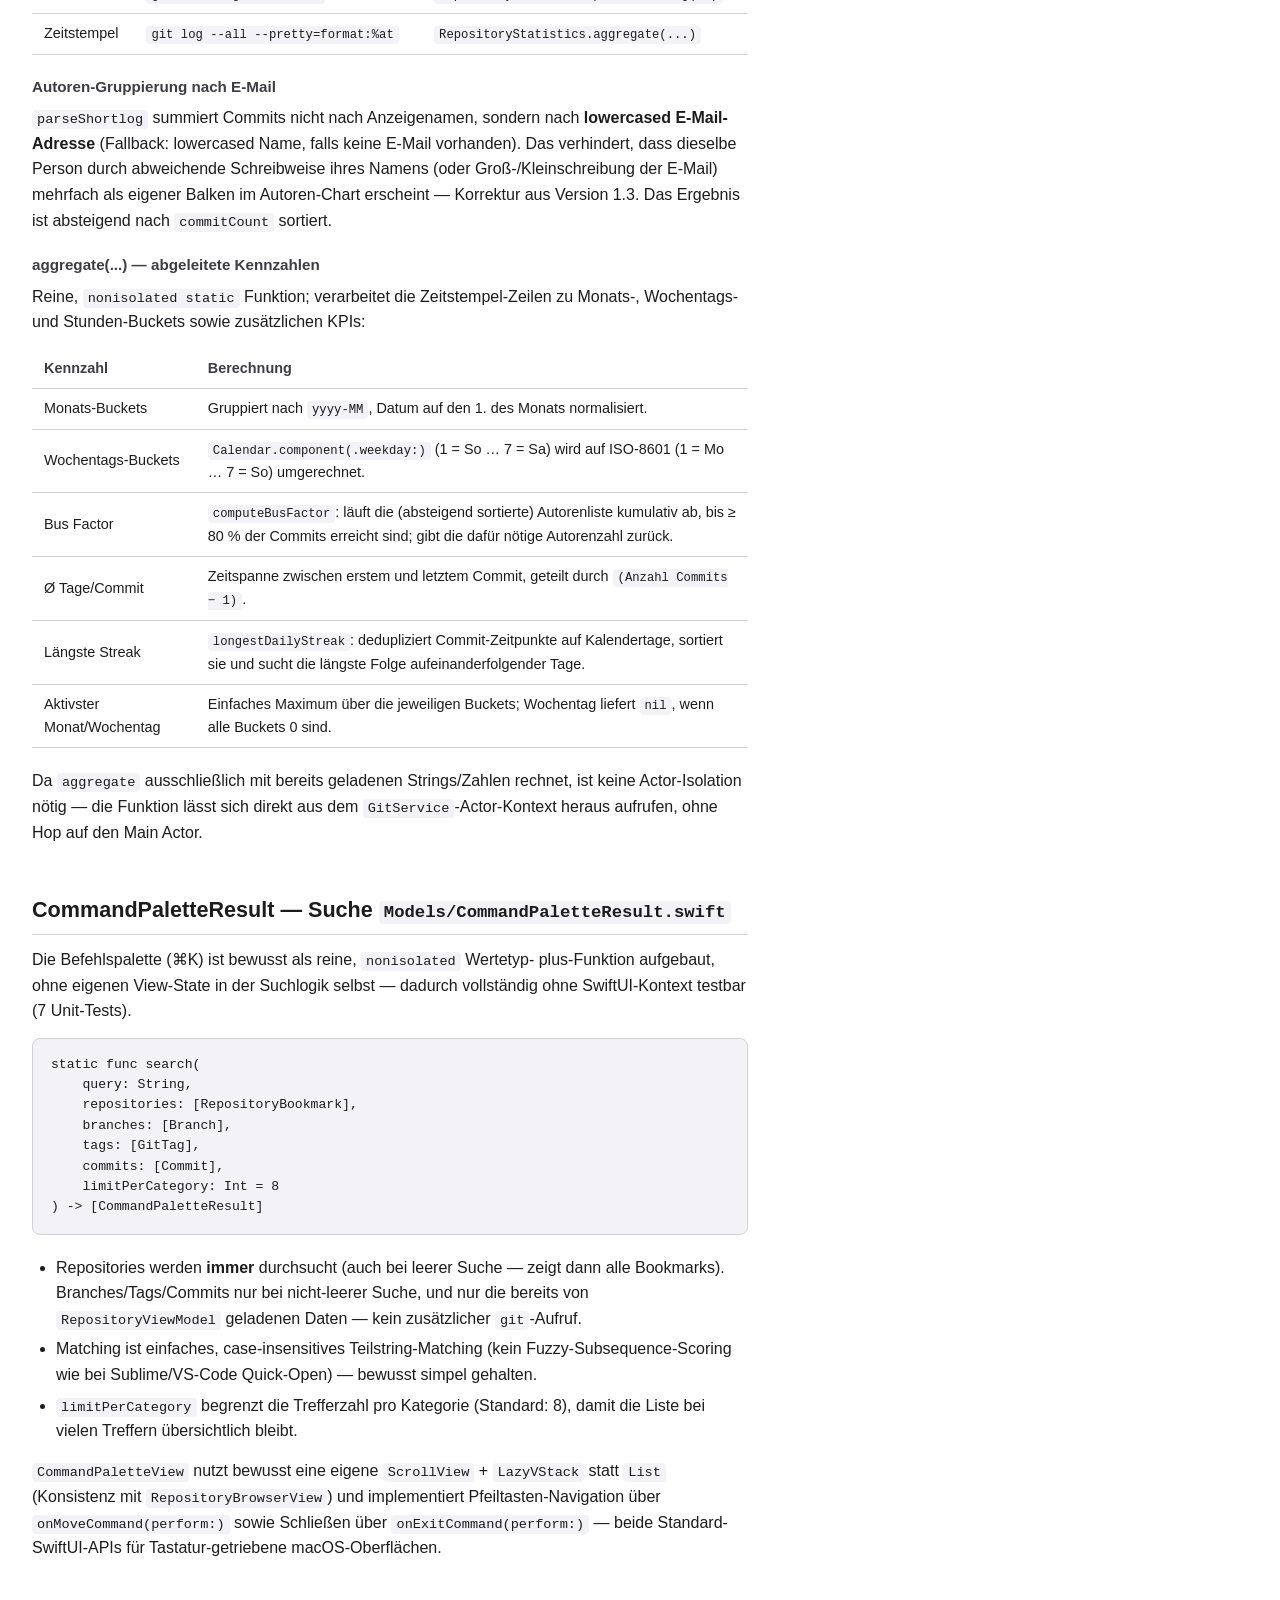
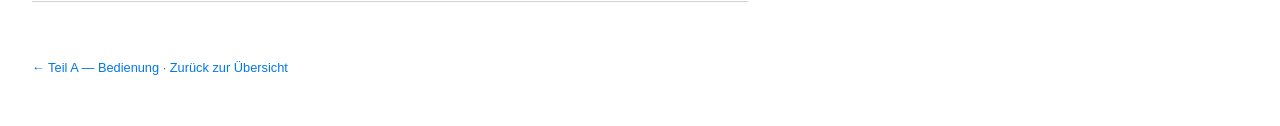
<file: Git-Client/Help/Git-Client.help/Contents/Resources/de.lproj/technik.html>
<!DOCTYPE html>
<html lang="de">
<head>
    <meta charset="UTF-8">
    <meta name="AppleTitle" content="Git-Client-Hilfe">
    <meta name="viewport" content="width=device-width, initial-scale=1">
    <title>Technische Implementierung — Git-Client-Hilfe</title>
    <link rel="stylesheet" href="styles.css">
</head>
<body>

<nav class="breadcrumb">
    <a href="index.html">Git-Client-Hilfe</a> › Teil B — Technische Implementierung
</nav>

<h1>
    Teil B — Technische Implementierung
    <span class="subtitle">Architektur, Algorithmen und Design-Entscheidungen</span>
</h1>

<nav class="page-toc">
    <p>Inhalt</p>
    <ol>
        <li><a href="#architektur">Architektur-Überblick</a></li>
        <li><a href="#gitrunner">GitRunner</a></li>
        <li><a href="#gitservice">GitService</a></li>
        <li><a href="#parser">Parser</a></li>
        <li><a href="#graph">Commit-Graph-Algorithmus</a></li>
        <li><a href="#persistenz">Persistenz &amp; BookmarkStore</a></li>
        <li><a href="#lazyladen">Lazy Loading der Commit-Liste</a></li>
        <li><a href="#dragdrop">Drag &amp; Drop</a></li>
        <li><a href="#keychain">Sicherheitskonzept Credentials</a></li>
        <li><a href="#monitoring">Auto-Refresh &amp; Repository-Status-Monitoring</a></li>
        <li><a href="#statistiken">RepositoryStatistics-Aggregation</a></li>
        <li><a href="#befehlspalette">CommandPaletteResult — Suche</a></li>
    </ol>
</nav>

<!-- ═══════════════════════════════════════════════════════════ -->
<h2 id="architektur">Architektur-Überblick</h2>

<p>
    Git-Client ist eine native macOS-App auf Basis von <strong>SwiftUI</strong> und
    <strong>Swift Concurrency</strong> (async/await). Die Codebasis folgt einer
    strikten Schichtenarchitektur:
</p>

<pre>
Views (SwiftUI)
  └─ ViewModels  (@Observable, @MainActor)
       └─ Services  (actor-isoliert)
            └─ GitCore  (GitRunner, GitError)
</pre>

<h3>Actor-Isolation</h3>
<p>
    Das Build-Setting <code>SWIFT_DEFAULT_ACTOR_ISOLATION = MainActor</code> stellt
    sicher, dass alle Typen ohne explizite Annotation automatisch auf dem Main Actor
    laufen — ein klarer Sicherheitspuffer gegen Data Races in SwiftUI-State-Updates.
</p>
<ul>
    <li><strong>Views</strong> — reine SwiftUI-<code>View</code>-Structs,
        kein direkter Datenbankzugriff.</li>
    <li><strong>ViewModels</strong> — <code>@Observable @MainActor final class</code>;
        halten den UI-Zustand und delegieren I/O an Services.</li>
    <li><strong>Services</strong> — <code>actor</code>; führen git-Kommandos und
        Parsing durch.</li>
    <li><strong>GitCore</strong> — <code>actor GitRunner</code> als einziger Eintrittspunkt
        für git-Subprozesse; <code>GitError</code> als typisierte Fehler-Enum.</li>
</ul>
<p>
    Statische Properties, die aus non-isolated Kontexten (z.B. <code>actor</code>)
    aufgerufen werden, tragen die Annotation <code>nonisolated</code> (z.B.
    <code>GitLogParser.formatString</code>, <code>CommitGraphBuilder.laneColors</code>).
</p>

<!-- ═══════════════════════════════════════════════════════════ -->
<h2 id="gitrunner">GitRunner <code style="font-size:0.8em">GitCore/GitRunner.swift</code></h2>

<p>
    <code>actor GitRunner</code> ist der zentrale async-Wrapper um
    <code>Foundation.Process</code> und <code>Pipe</code>. Er startet
    git-Subprozesse, liest stdout/stderr asynchron aus und liefert das Ergebnis
    als <code>GitResult</code> zurück.
</p>

<pre>
struct GitResult {
    let stdout:   String
    let stderr:   String
    let exitCode: Int32
}
</pre>

<h4>Kernmethoden</h4>
<table>
    <tr><th>Methode</th><th>Verhalten</th></tr>
    <tr>
        <td><code>run(_:workingDirectory:)</code></td>
        <td>Führt git mit den gegebenen Argumenten aus; gibt immer ein
            <code>GitResult</code> zurück (wirft nicht).</td>
    </tr>
    <tr>
        <td><code>runOrThrow(_:workingDirectory:)</code></td>
        <td>Wie <code>run</code>, wirft <code>GitError.gitFailed</code> bei
            Exit-Code ≠ 0; gibt den reinen stdout-String zurück.</td>
    </tr>
</table>

<h4>Design-Entscheidungen</h4>
<ul>
    <li>Das <code>actor</code>-Modell garantiert serielle Ausführung aller
        git-Kommandos — kein manuelles Locking nötig.</li>
    <li>Statt eines geteilten <code>Process</code>-Pools wird für jeden Aufruf
        eine eigene <code>Process</code>-Instanz erstellt; das vereinfacht
        Fehlerbehandlung und Cancellation.</li>
    <li><code>GitRunner</code> setzt für jeden Prozess <code>GIT_OPTIONAL_LOCKS=0</code>:
        lesende Befehle (v.a. <code>git status</code> beim Auto-Refresh) schreiben den
        Index nicht opportunistisch neu und legen dadurch keine <code>.git/index.lock</code>
        an, die mit schreibenden Befehlen kollidieren könnte.
        <code>GitService.removeStaleIndexLock()</code> löscht eine verwaiste Sperre
        auf Nutzeraktion, nachdem <code>lsof</code> bestätigt hat, dass kein Prozess sie
        offen hält.</li>
    <li>App Sandbox ist deaktiviert (<code>ENABLE_APP_SANDBOX = NO</code>), damit
        <code>Process</code> auf beliebige Verzeichnisse zugreifen kann.</li>
</ul>

<!-- ═══════════════════════════════════════════════════════════ -->
<h2 id="gitservice">GitService <code style="font-size:0.8em">Services/GitService.swift</code></h2>

<p>
    <code>actor GitService</code> bietet typisierte Git-Operationen für ein einzelnes
    Repository. Er kapselt <code>GitRunner</code> und liefert fertige Modelle zurück.
</p>

<table>
    <tr><th>Methode</th><th>git-Kommando</th><th>Liefert</th></tr>
    <tr>
        <td><code>loadCommits(limit:skip:)</code></td>
        <td><code>git log --all --date-order --pretty=format:… -&lt;limit&gt; [--skip=&lt;skip&gt;]</code></td>
        <td><code>[Commit]</code></td>
    </tr>
    <tr>
        <td><code>loadBranches()</code></td>
        <td><code>git for-each-ref refs/heads refs/remotes</code> (inkl.
            <code>%(committerdate:unix)</code> für das Datum der Branch-Spitze)</td>
        <td><code>[Branch]</code></td>
    </tr>
    <tr>
        <td><code>loadTags()</code></td>
        <td><code>git for-each-ref refs/tags</code> mit<br>
            <code>%(*objectname:short)</code>-Deref</td>
        <td><code>[GitTag]</code></td>
    </tr>
    <tr>
        <td><code>loadDiff(sha:)</code></td>
        <td><code>git show --format= --patch &lt;sha&gt;</code></td>
        <td><code>CommitDiff</code></td>
    </tr>
    <tr>
        <td><code>fileHistory(path:rev:limit:)</code></td>
        <td><code>git log --follow -M --name-status -&lt;limit&gt; &lt;rev&gt; -- &lt;pfad&gt;</code></td>
        <td><code>[FileHistoryEntry]</code></td>
    </tr>
    <tr>
        <td><code>fileDiff(sha:path:oldPath:)</code></td>
        <td><code>git show --format= --patch -M --diff-merges=first-parent &lt;sha&gt; -- &lt;alt&gt; &lt;neu&gt;</code></td>
        <td><code>DiffFile?</code></td>
    </tr>
    <tr>
        <td><code>commitPosition(sha:)</code></td>
        <td><code>git rev-list --all --date-order</code></td>
        <td><code>Int?</code> (Index in der Hauptliste)</td>
    </tr>
    <tr>
        <td><code>aheadBehind()</code></td>
        <td><code>git rev-list --left-right --count @{upstream}...HEAD</code></td>
        <td><code>(ahead: Int, behind: Int)?</code></td>
    </tr>
</table>

<h4>Datei-Historie: Paginierung ohne <code>--skip</code></h4>
<p>
    <code>FileHistoryParser</code> liest <code>git log --follow --name-status</code>;
    jeder Datensatz beginnt mit dem Marker <code>\u{1d}</code>, danach folgt das Format
    von <code>GitLogParser</code> (unverändert wiederverwendet) und die Status-Zeile
    (<code>M</code>, <code>A</code>, <code>D</code>, <code>R…</code>). Bei Merge-Commits
    ohne Status-Zeile wird der Pfad von neu nach alt weitergereicht.
</p>
<p>
    Die Folgeseiten werden <strong>nicht</strong> mit <code>--skip</code> geladen:
    <code>--follow</code> erkennt Umbenennungen beim Diffen, übersprungene Commits werden
    aber nicht diffed — eine Umbenennung vor der Seitengrenze ginge verloren und die Seite
    bliebe leer. Stattdessen startet die nächste Seite bei <code>&lt;letzter Eintrag&gt;^@</code>
    (alle Eltern) mit dem Pfad vor dem letzten Eintrag (<code>FileHistoryEntry.pathBefore</code>).
    <code>--diff-merges=first-parent</code> beim Einzel-Diff verhindert den kombinierten
    Merge-Diff, den <code>DiffParser</code> nicht versteht.
</p>

<h4>Sprung zu nicht geladenen Commits</h4>
<p>
    <code>RepositoryViewModel.selectCommit(bySha:)</code> ermittelt für einen nicht
    geladenen Commit per <code>commitPosition(sha:)</code> dessen Index (gleiche
    Reihenfolge wie <code>loadCommits</code>: <code>--all --date-order</code>) und lädt in
    <em>einer</em> Anfrage bis zur nächsten Seitengrenze nach — der Graph wird nur einmal
    neu aufgebaut.
</p>

<h4>Annotierte Tags korrekt auflösen</h4>
<p>
    Bei annotierten Tags liefert <code>%(objectname:short)</code> den SHA des
    <em>Tag-Objekts</em>, nicht des zugehörigen Commits. Das Format-Feld
    <code>%(*objectname:short)</code> liefert bei Dereferenzierung den
    Commit-SHA. <code>parseTags</code> bevorzugt den Deref-SHA (falls nicht leer),
    sodass <code>GitTag.targetSha</code> immer auf einen Commit zeigt.
</p>

<!-- ═══════════════════════════════════════════════════════════ -->
<h2 id="parser">Parser</h2>

<h3>GitLogParser <code style="font-size:0.8em">Services/GitLogParser.swift</code></h3>
<p>
    Verarbeitet die rohe Ausgabe von <code>git log --pretty=format:…</code> in eine
    Liste von <code>Commit</code>-Objekten.
</p>
<ul>
    <li><strong>Feld-Trenner:</strong> <code>U+001F</code> (ASCII Unit Separator <code>\u{1f}</code>)
        — innerhalb eines Records.</li>
    <li><strong>Record-Trenner:</strong> <code>U+001E</code> (ASCII Record Separator <code>\u{1e}</code>)
        — zwischen Commits. Dieser Trenner funktioniert auch bei mehrzeiligen
        Commit-Nachrichten zuverlässig, da Zeilenumbrüche in der Nachricht
        keinen neuen Record starten.</li>
    <li><strong>Felder pro Record:</strong> SHA (lang), SHA (kurz), Parent-SHAs
        (leerzeichen-getrennt), Autor, E-Mail, Unix-Timestamp, Ref-Namen, Betreff.</li>
</ul>

<h3>DiffParser <code style="font-size:0.8em">Services/DiffParser.swift</code></h3>
<p>
    Verarbeitet die Ausgabe von <code>git show --format= --patch &lt;sha&gt;</code> in
    eine <code>CommitDiff</code>-Struktur:
</p>
<pre>
CommitDiff
  └─ [FileDiff]
       ├─ header: String          // "diff --git a/… b/…"
       ├─ fromFile / toFile
       └─ [Hunk]
            ├─ header: String     // "@@ -L,N +L,N @@"
            └─ [DiffLine]         // .context / .addition / .deletion
</pre>

<!-- ═══════════════════════════════════════════════════════════ -->
<h2 id="graph">Commit-Graph-Algorithmus</h2>

<h3>CommitGraphBuilder <code style="font-size:0.8em">Services/CommitGraphBuilder.swift</code></h3>
<p>
    Berechnet für jede Commit-Zeile die Lane-Zuweisung sowie alle Kanten, die
    gezeichnet werden müssen. Das Ergebnis ist ein Array von <code>GraphRow</code>.
</p>

<h4>Datenstrukturen</h4>
<pre>
struct GraphRow {
    let commit:    Commit
    let lane:      Int           // welche Spur dieser Commit belegt
    let laneCount: Int           // Gesamtzahl aktiver Spuren in dieser Zeile
    let incoming:  [GraphEdge]   // Kanten obere Zeilenhälfte  (0 → midY)
    let outgoing:  [GraphEdge]   // Kanten untere Zeilenhälfte (midY → height)
    let color:     Color
}

struct GraphEdge {
    let fromLane: Int
    let toLane:   Int
    let color:    Color
}
</pre>

<h4>Algorithmus (Schritt für Schritt)</h4>
<p>
    Der Builder iteriert chronologisch umgekehrt (neuster Commit zuerst) durch die
    Commit-Liste und pflegt ein Array <code>activeLanes: [String]</code>:
    <code>activeLanes[i]</code> enthält den SHA, den Lane <code>i</code> als nächsten
    Commit <em>erwartet</em>. Ein leerer String markiert eine freie Lane.
</p>
<ol>
    <li><strong>Lane-Zuweisung:</strong>
        <ul>
            <li>Ist der SHA dieses Commits bereits in <code>activeLanes</code>?
                → Lane ist bekannt (Kante von oben).</li>
            <li>Gibt es eine freie Lane (leer)?
                → Wiederverwendung (neuer Branch-Abzweig).</li>
            <li>Sonst: neue Lane am Ende anhängen.</li>
        </ul>
    </li>
    <li><strong>Incoming-Kanten</strong> (obere Hälfte, aus dem <em>unveränderten</em>
        <code>activeLanes</code>-Snapshot vor der Mutation berechnet):
        <ul>
            <li>Belegte Lane <code>i</code> erwartet diesen Commit →
                Kante <code>i → lane</code> (Konvergenz, auch bei Merges mit mehreren
                einlaufenden Lanes).</li>
            <li>Belegte Lane <code>i</code> erwartet einen anderen Commit →
                Durchlauf-Kante <code>i → i</code>.</li>
        </ul>
    </li>
    <li><strong>Outgoing-Kanten</strong> (untere Hälfte, nach der Mutation):
        <ul>
            <li>Alle nicht-eigenen belegten Lanes: Durchlauf <code>i → i</code>.</li>
            <li>Erster Parent: die eigene Lane übernimmt seinen SHA
                → Kante <code>lane → lane</code> (oder Konvergenz zu bestehendem
                Parent).</li>
            <li>Weitere Parents (Merge-Commits): neue oder vorhandene Lanes
                → Kante <code>lane → targetLane</code>.</li>
        </ul>
    </li>
</ol>

<h3>CommitGraphView <code style="font-size:0.8em">Views/CommitGraphView.swift</code></h3>
<p>
    Jede Zeile rendert ihr eigenes <code>Canvas</code>. Die Höhe ist
    <code>rowHeight = 56 pt</code>; der Knoten liegt bei <code>midY = height / 2</code>.
</p>
<ul>
    <li><strong>Obere Hälfte (0 → midY):</strong> alle <code>incoming</code>-Kanten
        werden als gerade Linien (gleiche Lane) oder Bezier-Kurven gezeichnet.</li>
    <li><strong>Untere Hälfte (midY → height):</strong> analog für alle
        <code>outgoing</code>-Kanten.</li>
    <li><strong>Knoten:</strong> ausgefüllter Kreis (<code>nodeRadius = 4 pt</code>)
        bei <code>(laneX, midY)</code> über den Kanten.</li>
</ul>

<h4>Warum LazyVStack statt List?</h4>
<p>
    macOS <code>List</code> (NSTableView-basiert) fügt intern Row-Insets und Abstände
    zwischen Zeilen ein. Diese Pixel-Lücken unterbrechen die Canvas-Linien benachbarter
    Zeilen visuell, selbst wenn die Zeichenlogik korrekt ist. Die Commit-Liste nutzt
    deshalb <code>ScrollView + LazyVStack(spacing: 0)</code> — damit liegen die
    Canvas-Instanzen pixelgenau aneinander, und alle Lane-Linien verlaufen lückenlos.
    Die Selektion wird manuell über <code>.background</code> +
    <code>.onTapGesture</code> abgebildet.
</p>

<!-- ═══════════════════════════════════════════════════════════ -->
<h2 id="persistenz">Persistenz &amp; BookmarkStore</h2>

<h3>Datenmodell</h3>
<p>
    Die Repository-Übersicht wird als <strong>indirect recursive Enum</strong>
    (<code>BookmarkNode</code>) modelliert:
</p>
<pre>
indirect enum BookmarkNode: Codable, Identifiable {
    case folder(id: UUID, name: String, children: [BookmarkNode])
    case repository(RepositoryBookmark)
}
</pre>
<p>
    Das <code>indirect</code>-Schlüsselwort erlaubt beliebig tiefe Verschachtelung
    bei voller <code>Codable</code>-Unterstützung durch den Swift-Compiler.
</p>

<h3>Speicherort</h3>
<p>
    Die Repository-Liste wird als JSON-Datei im macOS
    <strong>Application-Support-Verzeichnis</strong> des Benutzers abgelegt:
</p>
<pre>
~/Library/Application Support/Git-Client/bookmarks.json
</pre>
<p>
    Der Pfad wird zur Laufzeit über
    <code>FileManager.default.urls(for: .applicationSupportDirectory, in: .userDomainMask)</code>
    ermittelt und ist damit unabhängig vom Installationsort der App.
    Das Verzeichnis <code>Git-Client/</code> wird beim ersten Start automatisch angelegt.
</p>

<div class="note">
    <strong>Hinweis:</strong>
    Die Datei speichert ausschließlich Metadaten (Name, Pfad, Remote-URL, Benutzername) —
    <em>niemals</em> Passwörter oder Tokens. Credentials werden ausschließlich im
    macOS Keychain abgelegt (siehe <a href="#keychain">Sicherheitskonzept</a>).
</div>

<h3>BookmarkStore <code style="font-size:0.8em">Persistence/BookmarkStore.swift</code></h3>
<p>
    Liest und schreibt den <code>BookmarkNode</code>-Baum als JSON. Operationen:
    Laden beim App-Start, Speichern nach jeder Mutation (Hinzufügen, Umbenennen,
    Verschieben, Entfernen).
</p>

<h4>Atomares Schreiben</h4>
<p>
    Um beschädigte Dateien bei einem Absturz während des Schreibvorgangs zu verhindern,
    verwendet <code>BookmarkStore.save</code> ein zweistufiges Verfahren:
</p>
<ol>
    <li>JSON wird in eine temporäre Datei (<code>bookmarks.json.tmp</code>) geschrieben.</li>
    <li>Die temporäre Datei ersetzt atomar die eigentliche Zieldatei via
        <code>FileManager.replaceItem(at:withItemAt:)</code>.</li>
</ol>
<p>
    Dadurch ist <code>bookmarks.json</code> zu jedem Zeitpunkt entweder vollständig
    im alten oder vollständig im neuen Zustand — nie halb geschrieben.
</p>

<h4>JSON-Format</h4>
<p>
    Die Datei wird mit <code>.prettyPrinted</code> und <code>.sortedKeys</code>
    formatiert — lesbar für Menschen und stabil für Versionskontrollsysteme.
    Ein <code>RepositoryBookmark</code>-Knoten enthält:
</p>
<table>
    <tr><th>Feld</th><th>Typ</th><th>Bedeutung</th></tr>
    <tr><td><code>id</code></td><td>UUID-String</td><td>Stabiler Primärschlüssel; bindet Keychain-Einträge</td></tr>
    <tr><td><code>name</code></td><td>String</td><td>Anzeigename im Bookmark-Browser</td></tr>
    <tr><td><code>path</code></td><td>Dateipfad</td><td>Absoluter Pfad zum lokalen Repository</td></tr>
    <tr><td><code>remoteURL</code></td><td>String?</td><td>HTTPS-URL des Remotes (optional)</td></tr>
    <tr><td><code>username</code></td><td>String?</td><td>Benutzername für HTTPS-Auth (optional, kein Passwort)</td></tr>
    <tr><td><code>isPinned</code></td><td>Bool</td><td>Als Favorit angepinnt; fehlt in älteren Dateien und gilt dann als <code>false</code></td></tr>
</table>

<!-- ═══════════════════════════════════════════════════════════ -->
<h2 id="lazyladen">Lazy Loading der Commit-Liste</h2>

<h3>Motivation</h3>
<p>
    Bei sehr großen Repositories (mehrere tausend Commits) wäre das vollständige Laden
    beim Öffnen zu langsam und speicherintensiv. Die App lädt deshalb zunächst nur eine
    konfigurierbare Anzahl von Commits (<em>Batch</em>) und lädt automatisch weitere nach,
    sobald der Nutzer ans Ende der Liste scrollt (<em>Infinite Scrolling</em>).
</p>

<h3>Paginierung via <code>git log --skip</code></h3>
<p>
    <code>GitService.loadCommits(limit:skip:)</code> verwendet das <code>--skip</code>-Flag
    von <code>git log</code>, um Seiten zu implementieren:
</p>
<pre>
// Erste Seite (Erstladung):
git log --all --date-order --pretty=format:… -2000

// Zweite Seite (nach Scrollen):
git log --all --date-order --pretty=format:… -2000 --skip=2000
</pre>
<p>
    <code>--date-order</code> sorgt für stabile Sortierung über alle Seiten hinweg,
    solange sich die Refs nicht verändern. <code>--all</code> schließt alle Branches
    und Remote-Tracking-Refs ein.
</p>

<h3>Paging-State im ViewModel</h3>
<p>
    <code>RepositoryViewModel</code> verwaltet den Ladezustand mit drei Properties:
</p>
<table>
    <tr><th>Property</th><th>Bedeutung</th></tr>
    <tr><td><code>pagedCount</code></td><td>Anzahl der per <code>git log --skip</code> bereits geladenen Commits (Basis für den nächsten <code>--skip</code>-Wert). Nicht identisch mit <code>commits.count</code>, da Branch-Tips, die außerhalb des Paging-Fensters lagen, separat nachgeladen werden.</td></tr>
    <tr><td><code>canLoadMore</code></td><td>Wird <code>false</code>, wenn eine Seite weniger als <code>pageSize</code> Commits zurückliefert — das Ende der Historie ist erreicht.</td></tr>
    <tr><td><code>isLoadingMore</code></td><td>Guard gegen parallele Nachlade-Vorgänge.</td></tr>
</table>

<h3>Scroll-Trigger (Infinite Scrolling)</h3>
<p>
    Am Ende der <code>LazyVStack</code> befindet sich ein unsichtbarer Indikator-View,
    der <code>.onAppear</code> nutzt, um <code>loadMore()</code> auszulösen. Da
    <code>LazyVStack</code> Kinder nur rendert, wenn sie im sichtbaren Bereich liegen,
    feuert <code>.onAppear</code> erst dann, wenn der Nutzer tatsächlich ans Ende
    scrollt. Sobald <code>canLoadMore == false</code> ist, verschwindet der Indikator
    und es werden keine weiteren Anfragen gesendet.
</p>

<h3>AppSettings &amp; Einstellungen</h3>
<p>
    Die Batch-Größe ist über das Einstellungsfenster (⌘,) konfigurierbar und wird
    in <code>UserDefaults</code> gespeichert.
</p>
<table>
    <tr><th>Komponente</th><th>Datei</th><th>Detail</th></tr>
    <tr>
        <td><code>AppSettings</code></td>
        <td><code>AppSettings.swift</code></td>
        <td>Zentraler Accessor für den UserDefaults-Key
            <code>"commitBatchSize"</code>. Standardwert: 2000.
            Mindestwert: 100 (wird beim Lesen erzwungen).</td>
    </tr>
    <tr>
        <td><code>SettingsView</code></td>
        <td><code>Views/SettingsView.swift</code></td>
        <td>macOS-<code>Settings</code>-Szene. Eingaben werden
            erst beim Klick auf <em>Speichern</em> übernommen.
            Wird das Fenster mit ungespeicherten Änderungen über den
            Schließen-Button geschlossen, erscheint ein Bestätigungs-Dialog.</td>
    </tr>
</table>
<p>
    Die Änderung der Batch-Größe greift beim nächsten Öffnen oder Neu-Laden
    eines Repositories. Laufende Ladevorgänge nutzen den Wert, der beim Start
    von <code>load()</code> aktiv war.
</p>

<!-- ═══════════════════════════════════════════════════════════ -->
<h2 id="dragdrop">Drag &amp; Drop</h2>

<p>
    Der Bookmark-Browser basiert auf einem <code>ScrollView</code> mit rekursiv
    gerenderten <code>BookmarkNodeView</code>-Instanzen — <em>nicht</em> auf
    <code>List { OutlineGroup }</code>, das intern ein <code>NSOutlineView</code>
    verwendet.
</p>

<h4>Warum kein NSOutlineView?</h4>
<p>
    <code>NSOutlineView</code> fängt Drag-Events ab, bevor sie das SwiftUI-
    Transferable-System erreichen. Jeder Versuch, <code>NSItemProvider</code> oder
    eigene UTTypes in einem <code>List { OutlineGroup }</code> zu verwenden,
    scheiterte daran, dass das NSOutlineView den Drag intern handhabte ohne die
    SwiftUI-Layer zu benachrichtigen.
</p>

<h4>Lösung: Transferable-basiertes Drag &amp; Drop</h4>
<ul>
    <li><code>.draggable(node.id.uuidString)</code> auf jedem Knoten-View.</li>
    <li><code>.dropDestination(for: String.self)</code> auf jedem möglichen
        Ziel-View — nimmt die UUID des gezogenen Knotens an und ruft die
        entsprechende Move-Funktion im ViewModel auf.</li>
    <li>Da <code>String</code> <code>Transferable</code> out-of-the-box erfüllt,
        entfällt jede <code>UTType</code>-Registrierung in <code>Info.plist</code>.</li>
</ul>

<!-- ═══════════════════════════════════════════════════════════ -->
<h2 id="keychain">Sicherheitskonzept Credentials</h2>

<h4>Grundsätze</h4>
<ul>
    <li><strong>Kein Klartext in <code>bookmarks.json</code></strong> — Passwörter
        und Tokens werden niemals in der Bookmark-Datei gespeichert.</li>
    <li><strong>Ausschließlich macOS Keychain</strong> — alle HTTPS-Credentials
        (Passwort/Token) landen im System-Keychain über die
        Security-Framework-API (<code>SecItemAdd</code>, <code>SecItemCopyMatching</code>,
        <code>SecItemDelete</code>).</li>
    <li><strong>Per Repository, nicht per Host</strong> — Credentials sind strikt
        an die <code>bookmark.id</code> (<code>UUID</code>) gebunden. Es gibt keine
        geteilten, host-basierten Credentials. Wer mehrere Repositories beim selben
        Host mit verschiedenen Accounts nutzt, erhält für jedes Repo einen eigenen
        Keychain-Eintrag.</li>
</ul>

<h4>Implementierung</h4>
<table>
    <tr><th>Komponente</th><th>Datei</th><th>Aufgabe</th></tr>
    <tr>
        <td><code>KeychainStore</code></td>
        <td><code>Persistence/KeychainStore.swift</code></td>
        <td>Statische Methoden <code>save(_:for:)</code>,
            <code>load(for:)</code>, <code>delete(for:)</code>.
            Service-Label: <code>de.tobias.florian.Git-Client.credentials</code>.
            Schlüssel: <code>bookmark.id.uuidString</code>.</td>
    </tr>
    <tr>
        <td><code>CloneRepositoryView</code></td>
        <td><code>Views/CloneRepositoryView.swift</code></td>
        <td>SwiftUI-Sheet: Remote-URL, Benutzername, Passwort/Token —
            das Passwort wird nach dem Klonen sofort nach
            <code>KeychainStore</code> geschrieben und nicht länger im
            View-State gehalten.</td>
    </tr>
    <tr>
        <td><code>GitService.clone(…)</code></td>
        <td><code>Services/GitService.swift</code></td>
        <td>Credentials werden transient per URL-Einbettung an
            <code>git clone</code> übergeben
            (<code>https://user:token@host/…</code>) und danach nicht
            persistiert.</td>
    </tr>
    <tr>
        <td><code>GitService.fetch(…)</code></td>
        <td><code>Services/GitService.swift</code></td>
        <td>Analog zu <code>clone</code>: temporäre URL-Einbettung für
            <code>git fetch --prune</code>.</td>
    </tr>
</table>

<h4>Keychain-Eintrag manuell löschen</h4>
<p>
    Wird ein Repository aus dem Bookmark-Browser entfernt (<em>Entfernen</em> im
    Kontextmenü), löscht die App den zugehörigen Keychain-Eintrag
    <em>nicht</em> automatisch — das vermeidet unbeabsichtigte Datenverluste bei
    versehentlichem Löschen. Der Eintrag kann über die macOS-App
    <strong>Schlüsselbundverwaltung</strong> manuell gefunden und gelöscht werden
    (Suchbegriff: <code>de.tobias.florian.Git-Client.credentials</code>).
</p>

<!-- ═══════════════════════════════════════════════════════════ -->
<h2 id="monitoring">Auto-Refresh &amp; Repository-Status-Monitoring</h2>

<h3>GitFolderWatcher <code style="font-size:0.8em">Services/GitFolderWatcher.swift</code></h3>
<p>
    Beobachtet beliebig viele <code>.git</code>-Verzeichnisse in <strong>einem
    einzigen</strong> <code>FSEventStream</code> statt einem Stream pro Repository.
    Latenz <code>1.0 s</code> wirkt als Debounce; der Stream läuft auf einer eigenen
    seriellen <code>DispatchQueue</code>, nicht auf dem Main Actor.
</p>
<ul>
    <li>Der C-Callback bekommt <code>self</code> unretained über den
        <code>FSEventStreamContext</code>-Pointer übergeben (kein Objective-C-Runtime-
        Dispatch nötig).</li>
    <li><code>eventPaths</code> wird dank <code>kFSEventStreamCreateFlagUseCFTypes</code>
        direkt als <code>CFArray</code> nach <code>[String]</code> gebridged.</li>
    <li>Für jeden gemeldeten Event-Pfad wird per Prefix-Vergleich ermittelt, zu welchem
        beobachteten <code>.git</code>-Root er gehört; das Ergebnis ist ein
        <code>Set&lt;URL&gt;</code> der betroffenen Roots.</li>
    <li>Der Hop auf den <code>MainActor</code> ist bewusst <strong>nicht</strong>
        Aufgabe des Watchers — das übernimmt der aufrufende <code>AppModel</code>.</li>
</ul>

<h3>AppModel-Zustand <code style="font-size:0.8em">ViewModels/AppModel.swift</code></h3>
<table>
    <tr><th>Property</th><th>Bedeutung</th></tr>
    <tr><td><code>monitoringServices: [UUID: GitService]</code></td>
        <td>Ein <code>GitService</code> pro überwachtem Repository.</td></tr>
    <tr><td><code>localBaseline: [UUID: [String: String]]</code></td>
        <td>Ref-Signatur (<code>[refname: sha]</code>) zum Zeitpunkt der letzten
            „Gesehen"-Markierung — Vergleichsbasis für lokale Änderungserkennung.</td></tr>
    <tr><td><code>newCommitStatus: [UUID: RepoNewCommits]</code></td>
        <td>Ob und warum ein Repository einen „neu"-Badge zeigt.</td></tr>
    <tr><td><code>repoStatus: [UUID: RepoStatus]</code></td>
        <td>Anzeigedaten für die Statuszeile in der Übersicht.</td></tr>
</table>

<h4>Ablauf</h4>
<ol>
    <li><code>startMonitoring()</code> legt für jedes Repository mit vorhandenem
        <code>.git</code>-Ordner einen <code>GitService</code> an, ermittelt beim
        ersten Start die Baseline-Ref-Signatur (<code>GitService.localRefSignature()</code>
        → <code>git for-each-ref --format="%(objectname) %(refname)" refs/heads
        refs/remotes</code>, geparst von <code>RepoRefSnapshot.parseForEachRef</code>)
        und registriert alle <code>.git</code>-Pfade beim <code>GitFolderWatcher</code>.</li>
    <li>Feuert der Watcher, wird pro betroffenem Repository die Ref-Signatur neu
        gelesen und mit der Baseline verglichen (<code>hasLocalChanges</code>) sowie
        <code>refreshLocalStatus()</code> aufgerufen — aktualisiert
        <code>currentBranch</code>, <code>hasUncommittedChanges</code>
        (<code>git status --porcelain</code>, ausgewertet von
        <code>RepoStatus.parsePorcelainDirty</code>), <code>lastCommitDate</code> und
        <code>aheadBehind</code>.</li>
    <li>Ist Auto-Refresh aktiv, läuft parallel ein unstrukturierter
        <code>Task</code>, der im konfigurierten Intervall <code>pollRemotes()</code>
        aufruft.</li>
    <li><code>markRepositorySeen(_:)</code> setzt die Baseline auf die aktuelle
        Signatur zurück und leert den Badge-Status — aufgerufen beim Öffnen eines
        Repositories oder per Klick auf „Aktualisieren" im Hinweis-Banner.</li>
    <li>Dock-Badge und Menu-Bar-Extra: <code>repositoriesWithNews</code> filtert die
        Bookmarks auf <code>newCommitStatus[id]?.hasNews == true</code> (vorhandener Pfad);
        <code>newsRepositoryCount</code> ist deren Anzahl. Ein <code>didSet</code> auf
        <code>newCommitStatus</code> ruft <code>updateDockBadge()</code> auf, das
        <code>NSApp.dockTile.badgeLabel</code> über die reine Funktion
        <code>AppModel.dockBadgeLabel(count:enabled:)</code> setzt (<code>nil</code> bei
        0 oder abgeschaltet). Im Test-Init ist das Setzen deaktiviert. Das
        <code>MenuBarExtra</code> (<code>NewsMenuBarView</code>) wird über
        <code>showMenuBarExtra</code> ein-/ausgeblendet; Textbausteine liefert
        <code>RepoNewCommits.summary</code>.</li>
</ol>

<h4>pollRemotes() — <code>ls-remote</code>-Vorprüfung, Fetch nur bei Neuigkeiten</h4>
<p>
    <code>pollRemotes()</code> fragt pro Repository zunächst per
    <code>GitService.remoteHeads(remoteURL:username:password:)</code>
    (<code>git ls-remote --heads</code>) nur die Server-Refs ab — ohne Objekt-Download —
    und vergleicht sie mit der lokalen Ref-Signatur
    (<code>RepoRefSnapshot.remoteAhead</code>). Nur bei Abweichung folgt ein echtes
    <code>git fetch --prune</code> (<code>GitService.fetch</code>) und eine Neuberechnung
    von <code>aheadBehind()</code> (<code>git rev-list --left-right --count
    @{upstream}...HEAD</code>).
</p>
<div class="note">
    <strong>Remote-Auflösung:</strong>
    Geklonte Repositories übergeben die im Bookmark gespeicherte <code>remoteURL</code>
    (mit Keychain-Credentials, transient in die URL injiziert). Über „Repository
    hinzufügen" eingebundene Repositories haben keine <code>remoteURL</code>;
    <code>remoteHeads</code> und <code>fetch</code> fallen dann auf den lokal
    konfigurierten Remote-Namen zurück — identisch zum manuellen „Vom Server prüfen"-Button.
    Repositories ganz ohne Remote werden über <code>remoteName()</code> übersprungen.
    Fehler (offline, fehlende Credentials) werden still ignoriert;
    <code>GIT_TERMINAL_PROMPT=0</code> verhindert interaktive Abfragen.
</div>

<h3>RepoStatus <code style="font-size:0.8em">Models/RepoStatus.swift</code></h3>
<p>
    Reiner Wertetyp ohne I/O. Die beiden Hilfsfunktionen
    <code>parsePorcelainDirty(_:)</code> und <code>relativeLabel(from:to:)</code> sind
    <code>nonisolated static</code> und damit ohne Git-Aufruf synchron unit-testbar.
</p>

<!-- ═══════════════════════════════════════════════════════════ -->
<h2 id="statistiken">RepositoryStatistics-Aggregation</h2>

<h3>Datenquellen <code style="font-size:0.8em">Services/GitService.swift</code></h3>
<p>
    <code>StatisticsViewModel.load()</code> holt zwei Rohdaten-Quellen parallel
    (<code>async let</code>) und lässt sie anschließend rein funktional aggregieren:
</p>
<table>
    <tr><th>Quelle</th><th>git-Kommando</th><th>Verwendung</th></tr>
    <tr><td>Autoren</td><td><code>git shortlog -sne --all</code></td>
        <td><code>RepositoryStatistics.parseShortlog(_:)</code></td></tr>
    <tr><td>Zeitstempel</td><td><code>git log --all --pretty=format:%at</code></td>
        <td><code>RepositoryStatistics.aggregate(...)</code></td></tr>
</table>

<h4>Autoren-Gruppierung nach E-Mail</h4>
<p>
    <code>parseShortlog</code> summiert Commits nicht nach Anzeigenamen, sondern nach
    <strong>lowercased E-Mail-Adresse</strong> (Fallback: lowercased Name, falls keine
    E-Mail vorhanden). Das verhindert, dass dieselbe Person durch abweichende
    Schreibweise ihres Namens (oder Groß-/Kleinschreibung der E-Mail) mehrfach als
    eigener Balken im Autoren-Chart erscheint — Korrektur aus Version 1.3. Das
    Ergebnis ist absteigend nach <code>commitCount</code> sortiert.
</p>

<h4>aggregate(...) — abgeleitete Kennzahlen</h4>
<p>
    Reine, <code>nonisolated static</code> Funktion; verarbeitet die Zeitstempel-Zeilen
    zu Monats-, Wochentags- und Stunden-Buckets sowie zusätzlichen KPIs:
</p>
<table>
    <tr><th>Kennzahl</th><th>Berechnung</th></tr>
    <tr><td>Monats-Buckets</td><td>Gruppiert nach <code>yyyy-MM</code>, Datum auf den
        1. des Monats normalisiert.</td></tr>
    <tr><td>Wochentags-Buckets</td><td><code>Calendar.component(.weekday:)</code>
        (1 = So … 7 = Sa) wird auf ISO-8601 (1 = Mo … 7 = So) umgerechnet.</td></tr>
    <tr><td>Bus Factor</td><td><code>computeBusFactor</code>: läuft die (absteigend
        sortierte) Autorenliste kumulativ ab, bis ≥ 80 % der Commits erreicht sind;
        gibt die dafür nötige Autorenzahl zurück.</td></tr>
    <tr><td>Ø Tage/Commit</td><td>Zeitspanne zwischen erstem und letztem Commit,
        geteilt durch <code>(Anzahl Commits − 1)</code>.</td></tr>
    <tr><td>Längste Streak</td><td><code>longestDailyStreak</code>: dedupliziert
        Commit-Zeitpunkte auf Kalendertage, sortiert sie und sucht die längste Folge
        aufeinanderfolgender Tage.</td></tr>
    <tr><td>Aktivster Monat/Wochentag</td><td>Einfaches Maximum über die jeweiligen
        Buckets; Wochentag liefert <code>nil</code>, wenn alle Buckets 0 sind.</td></tr>
</table>
<p>
    Da <code>aggregate</code> ausschließlich mit bereits geladenen Strings/Zahlen
    rechnet, ist keine Actor-Isolation nötig — die Funktion lässt sich direkt aus dem
    <code>GitService</code>-Actor-Kontext heraus aufrufen, ohne Hop auf den Main Actor.
</p>

<!-- ═══════════════════════════════════════════════════════════ -->
<h2 id="befehlspalette">CommandPaletteResult — Suche <code style="font-size:0.8em">Models/CommandPaletteResult.swift</code></h2>

<p>
    Die Befehlspalette (⌘K) ist bewusst als reine, <code>nonisolated</code> Wertetyp-
    plus-Funktion aufgebaut, ohne eigenen View-State in der Suchlogik selbst — dadurch
    vollständig ohne SwiftUI-Kontext testbar (7 Unit-Tests).
</p>
<pre>
static func search(
    query: String,
    repositories: [RepositoryBookmark],
    branches: [Branch],
    tags: [GitTag],
    commits: [Commit],
    limitPerCategory: Int = 8
) -> [CommandPaletteResult]
</pre>
<ul>
    <li>Repositories werden <strong>immer</strong> durchsucht (auch bei leerer Suche —
        zeigt dann alle Bookmarks). Branches/Tags/Commits nur bei nicht-leerer Suche,
        und nur die bereits von <code>RepositoryViewModel</code> geladenen Daten — kein
        zusätzlicher <code>git</code>-Aufruf.</li>
    <li>Matching ist einfaches, case-insensitives Teilstring-Matching (kein
        Fuzzy-Subsequence-Scoring wie bei Sublime/VS-Code Quick-Open) — bewusst simpel
        gehalten.</li>
    <li><code>limitPerCategory</code> begrenzt die Trefferzahl pro Kategorie
        (Standard: 8), damit die Liste bei vielen Treffern übersichtlich bleibt.</li>
</ul>
<p>
    <code>CommandPaletteView</code> nutzt bewusst eine eigene <code>ScrollView</code> +
    <code>LazyVStack</code> statt <code>List</code> (Konsistenz mit
    <code>RepositoryBrowserView</code>) und implementiert Pfeiltasten-Navigation über
    <code>onMoveCommand(perform:)</code> sowie Schließen über
    <code>onExitCommand(perform:)</code> — beide Standard-SwiftUI-APIs für
    Tastatur-getriebene macOS-Oberflächen.
</p>

<hr>

<footer>
    <a href="bedienung.html">← Teil A — Bedienung</a> ·
    <a href="index.html">Zurück zur Übersicht</a>
</footer>

</body>
</html>
</file>
<file: Git-Client/Help/Git-Client.help/Contents/Resources/de.lproj/styles.css>
/* Git-Client-Hilfe — gemeinsames Stylesheet */

:root {
    --bg:        #ffffff;
    --fg:        #1c1c1e;
    --fg-sec:    #3c3c43;
    --fg-ter:    #636366;
    --accent:    #0077ed;
    --border:    #d1d1d6;
    --code-bg:   #f2f2f7;
    --note-bg:   #fffde7;
    --note-bdr:  #f9a825;
    --tip-bg:    #e8f5e9;
    --tip-bdr:   #388e3c;
}

@media (prefers-color-scheme: dark) {
    :root {
        --bg:       #1c1c1e;
        --fg:       #f2f2f7;
        --fg-sec:   #aeaeb2;
        --fg-ter:   #8e8e93;
        --accent:   #409cff;
        --border:   #3a3a3c;
        --code-bg:  #2c2c2e;
        --note-bg:  #2c2600;
        --note-bdr: #f9a825;
        --tip-bg:   #0d2010;
        --tip-bdr:  #4caf50;
    }
}

*, *::before, *::after { box-sizing: border-box; }

html {
    font-size: 16px;
    -webkit-text-size-adjust: 100%;
}

body {
    margin: 0;
    padding: 24px 32px 48px;
    background: var(--bg);
    color: var(--fg);
    font-family: -apple-system, "Helvetica Neue", Arial, sans-serif;
    line-height: 1.6;
    max-width: 780px;
}

/* ── Navigation ─────────────────────────────────────────── */

nav.breadcrumb {
    margin-bottom: 28px;
    font-size: 0.85rem;
    color: var(--fg-ter);
}
nav.breadcrumb a { color: var(--accent); text-decoration: none; }
nav.breadcrumb a:hover { text-decoration: underline; }

/* ── Überschriften ───────────────────────────────────────── */

h1 {
    font-size: 2rem;
    font-weight: 700;
    margin: 0 0 8px;
    color: var(--fg);
}
h1 .subtitle {
    display: block;
    font-size: 1rem;
    font-weight: 400;
    color: var(--fg-ter);
    margin-top: 4px;
}
h2 {
    font-size: 1.35rem;
    font-weight: 600;
    margin: 48px 0 12px;
    padding-bottom: 6px;
    border-bottom: 1px solid var(--border);
}
h3 {
    font-size: 1.1rem;
    font-weight: 600;
    margin: 28px 0 8px;
}
h4 {
    font-size: 0.95rem;
    font-weight: 600;
    margin: 20px 0 6px;
    color: var(--fg-sec);
}

/* ── Fließtext ───────────────────────────────────────────── */

p  { margin: 0 0 14px; }
ul, ol { margin: 0 0 14px; padding-left: 1.5rem; }
li { margin-bottom: 5px; }
a  { color: var(--accent); text-decoration: none; }
a:hover { text-decoration: underline; }

/* ── Code ────────────────────────────────────────────────── */

code {
    font-family: "SF Mono", "Menlo", "Monaco", "Courier New", monospace;
    font-size: 0.85em;
    background: var(--code-bg);
    padding: 2px 5px;
    border-radius: 4px;
    color: var(--fg);
}
pre {
    background: var(--code-bg);
    border: 1px solid var(--border);
    border-radius: 8px;
    padding: 16px 18px;
    overflow-x: auto;
    font-family: "SF Mono", "Menlo", "Monaco", "Courier New", monospace;
    font-size: 0.82rem;
    line-height: 1.55;
    margin: 0 0 20px;
}
pre code {
    background: none;
    padding: 0;
    font-size: inherit;
}

/* ── Hinweis-Boxen ───────────────────────────────────────── */

.note, .tip {
    border-left: 4px solid;
    border-radius: 0 8px 8px 0;
    padding: 12px 16px;
    margin: 0 0 20px;
    font-size: 0.93rem;
}
.note   { background: var(--note-bg); border-color: var(--note-bdr); }
.tip    { background: var(--tip-bg);  border-color: var(--tip-bdr);  }
.note strong, .tip strong { display: block; margin-bottom: 4px; }

/* ── Seiteninternes Inhaltsverzeichnis ───────────────────── */

nav.page-toc {
    background: var(--code-bg);
    border: 1px solid var(--border);
    border-radius: 10px;
    padding: 16px 20px;
    margin: 20px 0 36px;
    display: inline-block;
    min-width: 200px;
}
nav.page-toc p {
    font-size: 0.8rem;
    font-weight: 600;
    color: var(--fg-ter);
    text-transform: uppercase;
    letter-spacing: 0.06em;
    margin: 0 0 8px;
}
nav.page-toc ol {
    margin: 0;
    padding-left: 1.4rem;
}
nav.page-toc li { margin-bottom: 4px; font-size: 0.9rem; }

/* ── Inhaltsverzeichnis (Index-Seite) ───────────────────── */

.toc-grid {
    display: grid;
    grid-template-columns: 1fr 1fr;
    gap: 16px;
    margin: 24px 0 40px;
}
.toc-card {
    border: 1px solid var(--border);
    border-radius: 12px;
    padding: 20px;
    text-decoration: none;
    color: inherit;
    transition: background 0.15s;
}
.toc-card:hover { background: var(--code-bg); text-decoration: none; }
.toc-card .icon  { font-size: 2rem; margin-bottom: 10px; }
.toc-card h3     { margin: 0 0 6px; font-size: 1.05rem; }
.toc-card p      { margin: 0; font-size: 0.88rem; color: var(--fg-sec); }

/* ── Tabellen ────────────────────────────────────────────── */

table {
    border-collapse: collapse;
    width: 100%;
    margin: 0 0 20px;
    font-size: 0.9rem;
}
th, td {
    text-align: left;
    padding: 8px 12px;
    border-bottom: 1px solid var(--border);
}
th { font-weight: 600; color: var(--fg-sec); }

/* ── Abschnitts-Anker ────────────────────────────────────── */

[id] { scroll-margin-top: 12px; }

hr {
    border: none;
    border-top: 1px solid var(--border);
    margin: 40px 0;
}

footer {
    margin-top: 56px;
    font-size: 0.8rem;
    color: var(--fg-ter);
}
</file>
